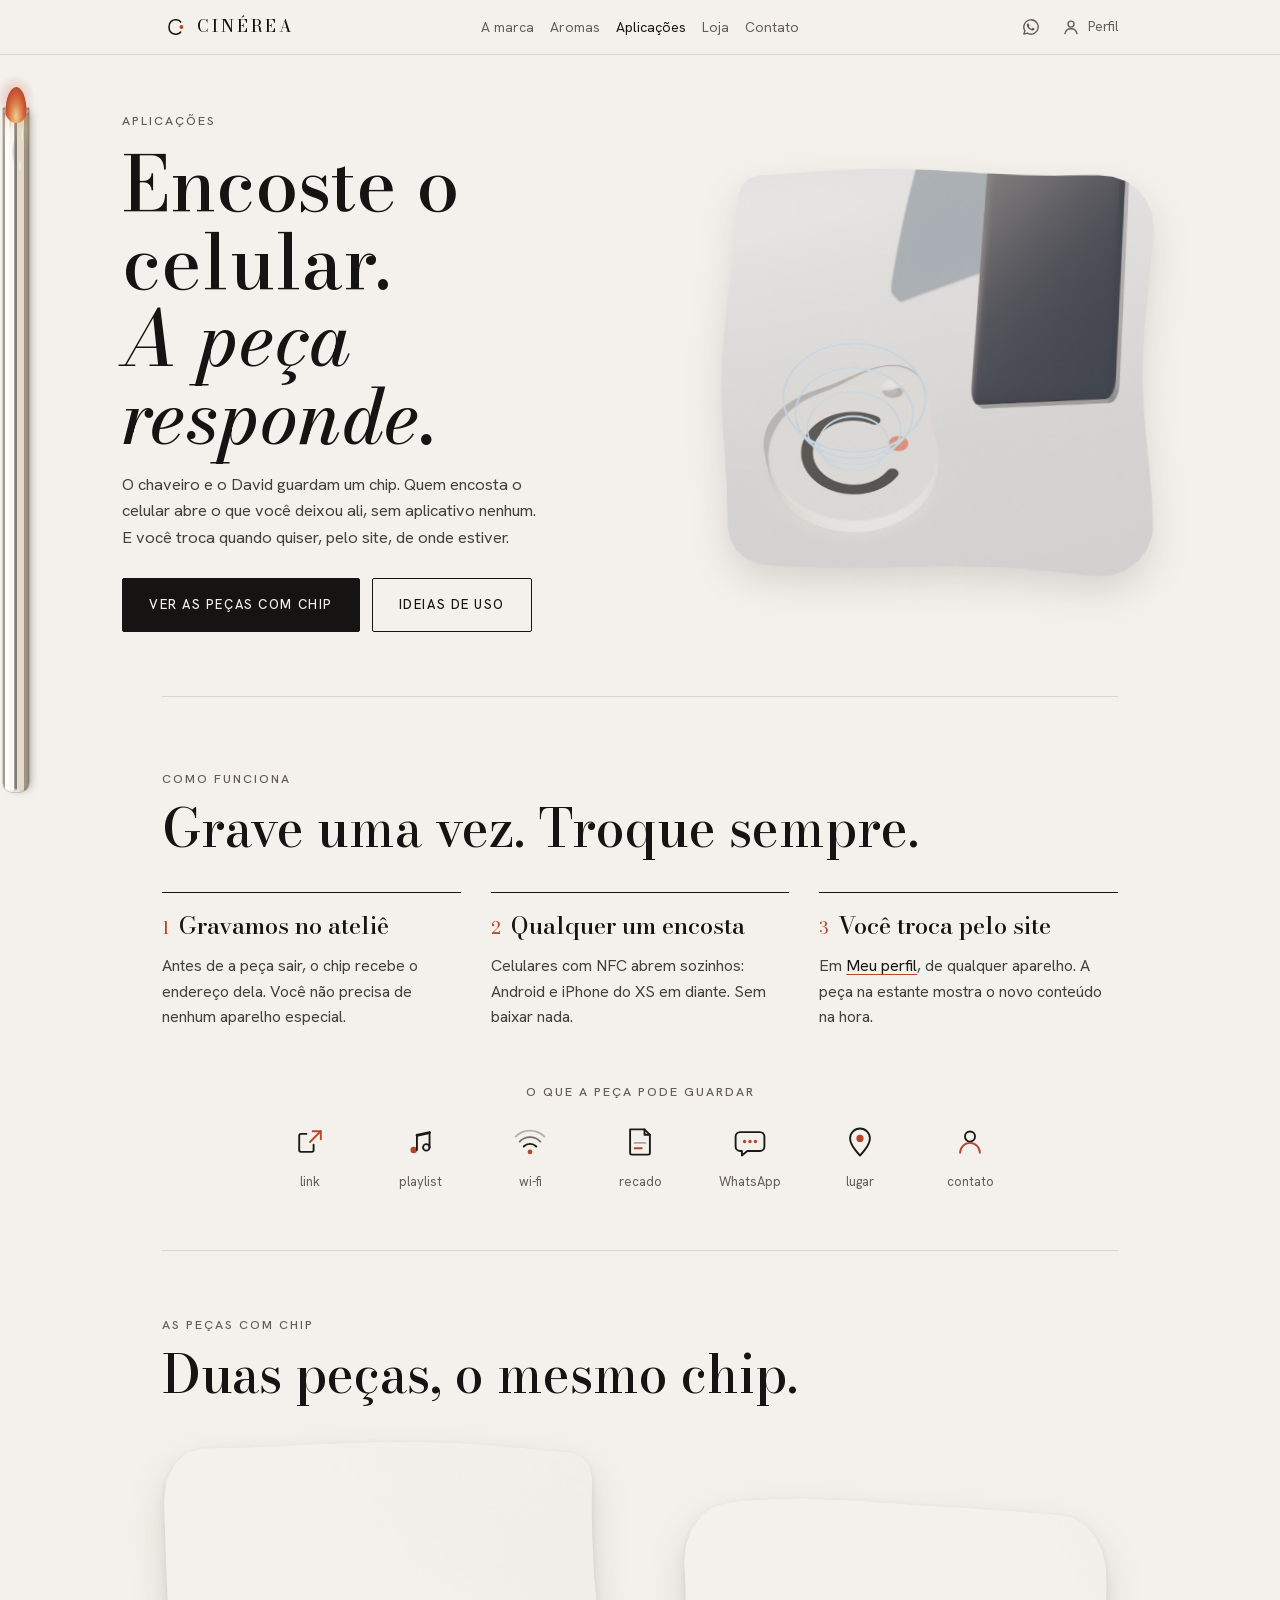
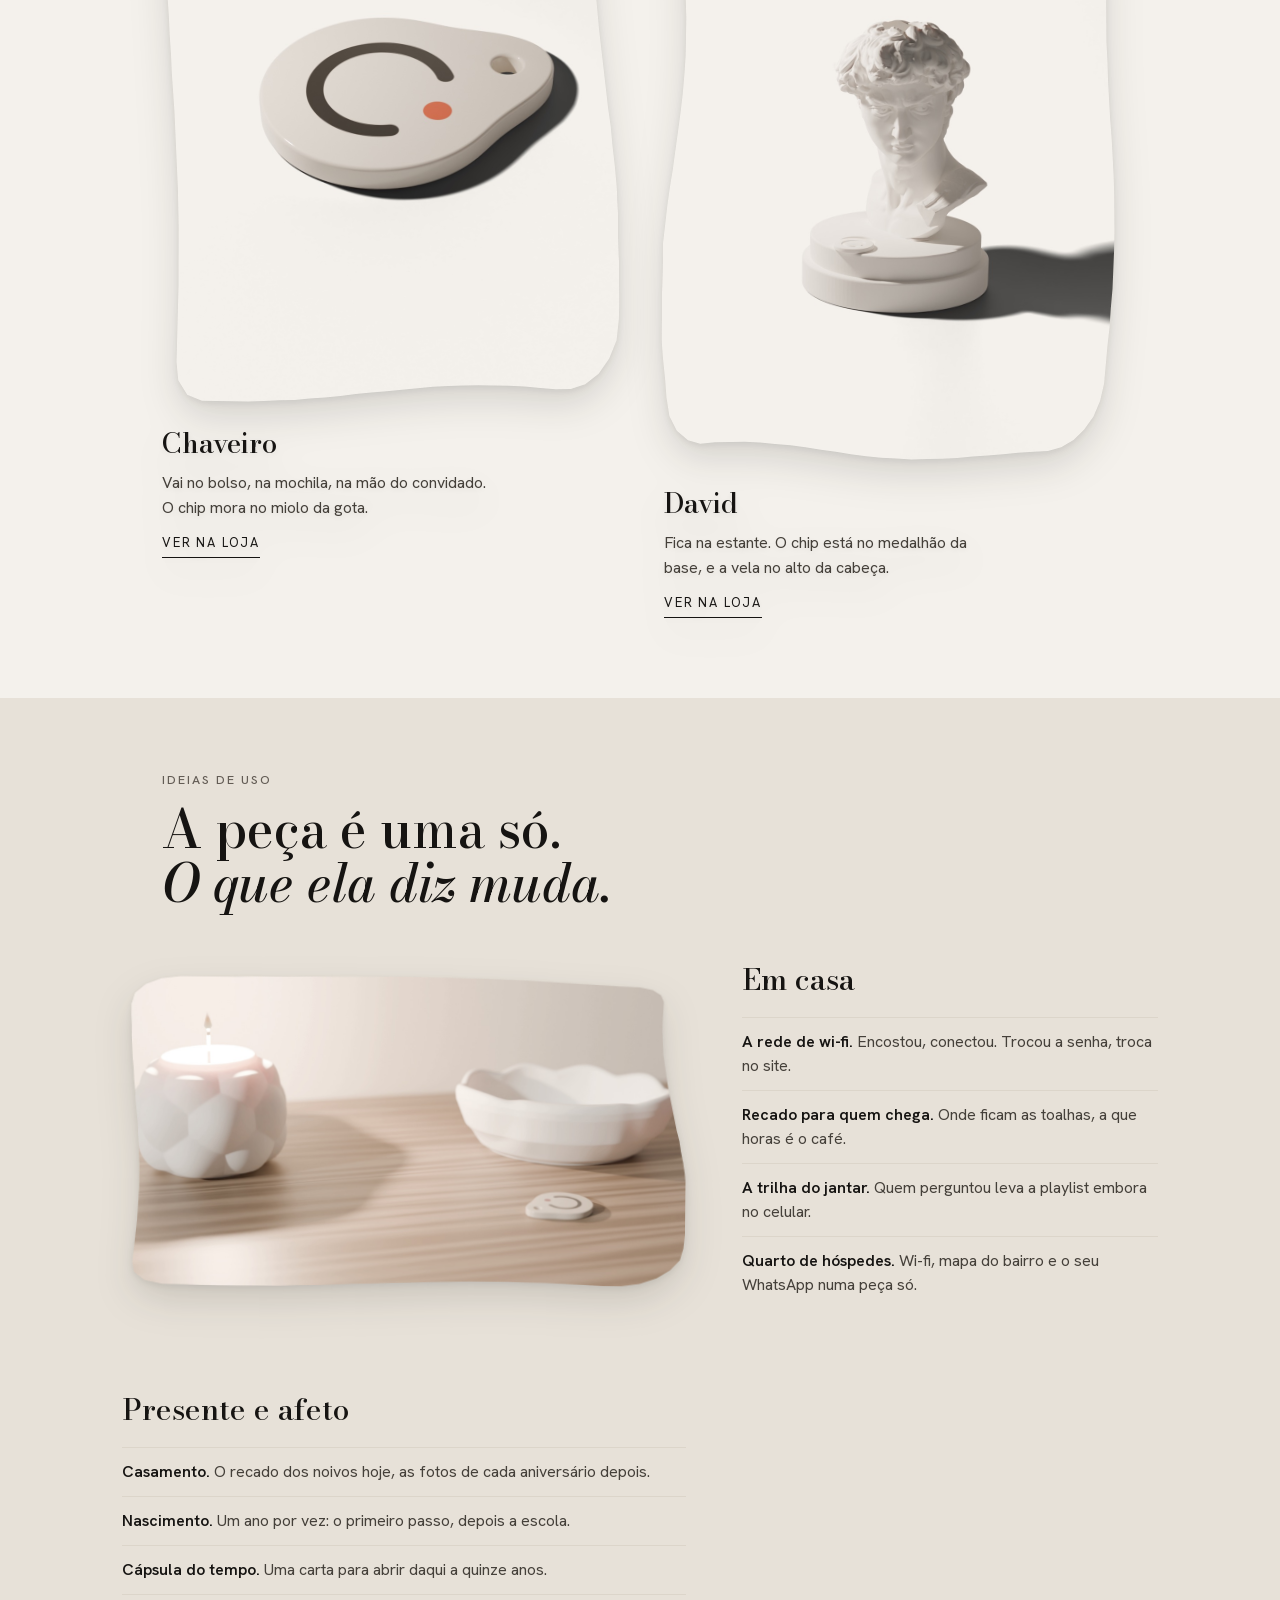
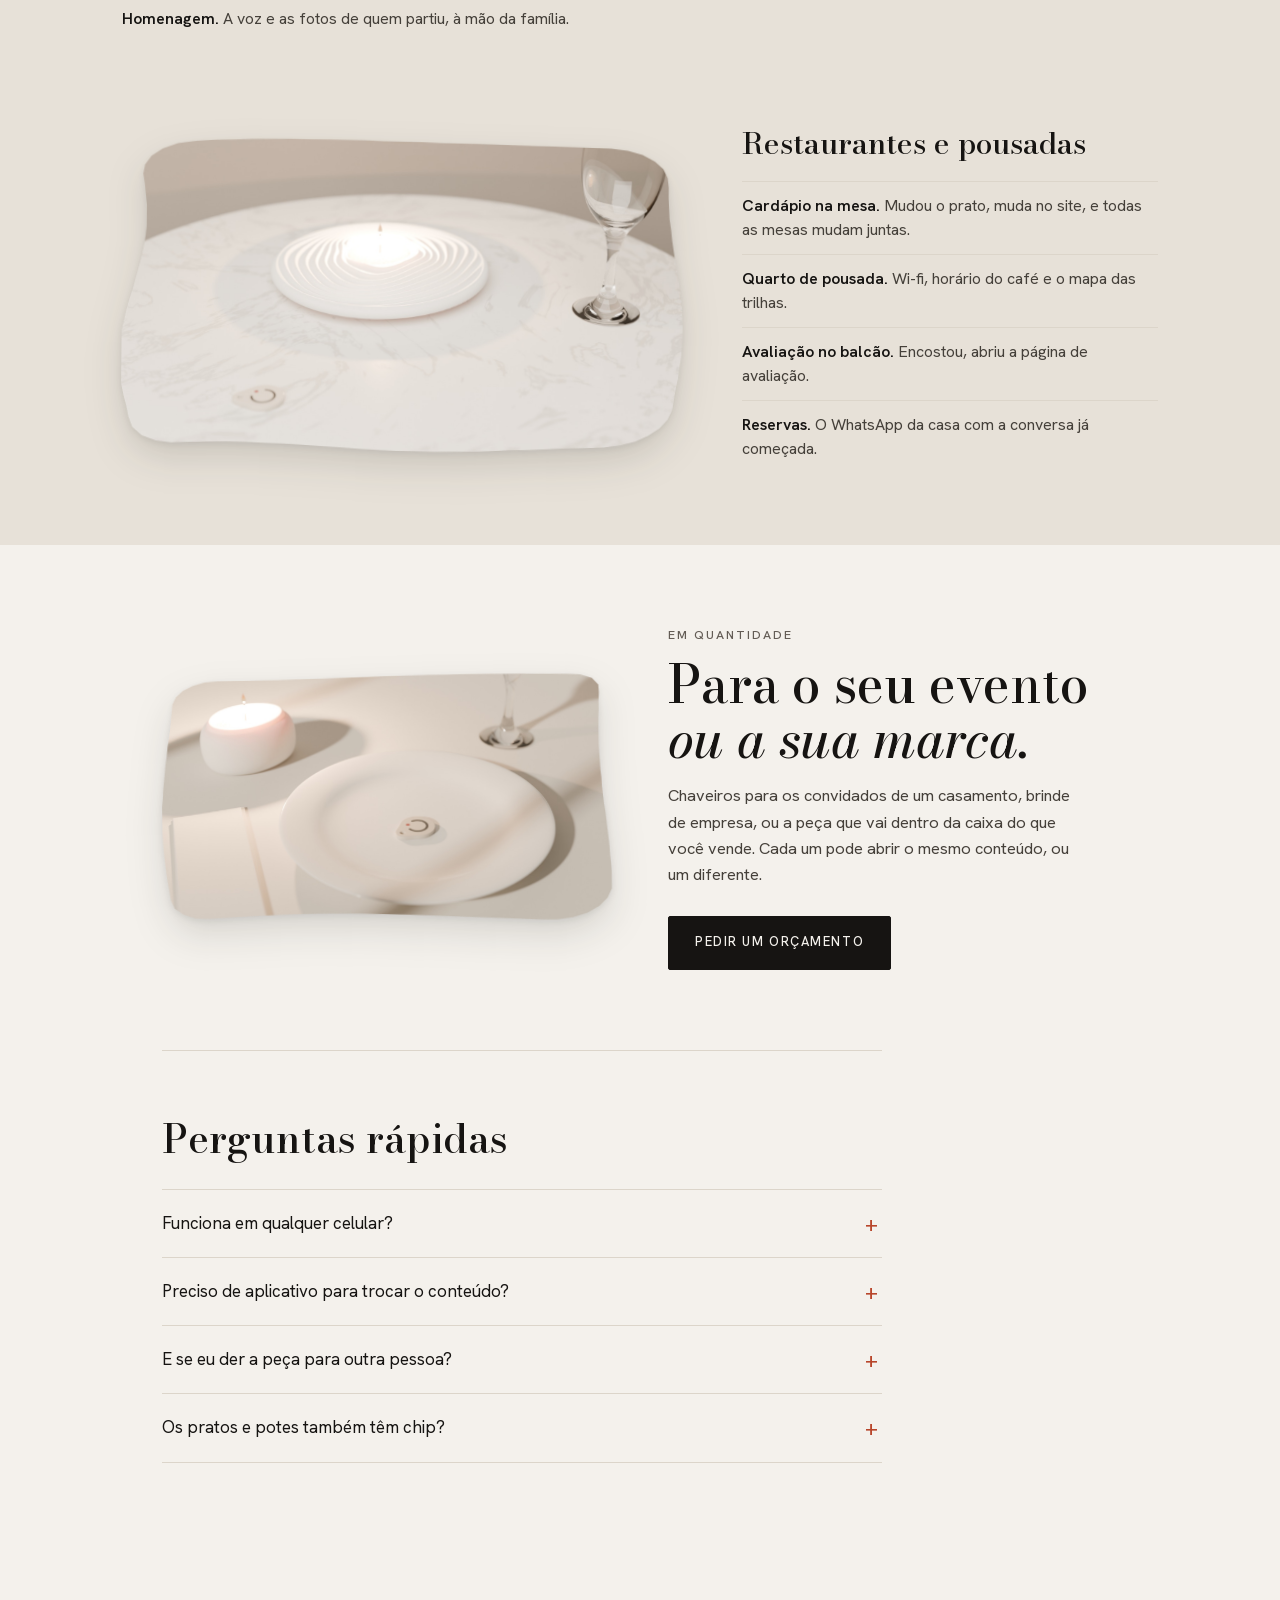
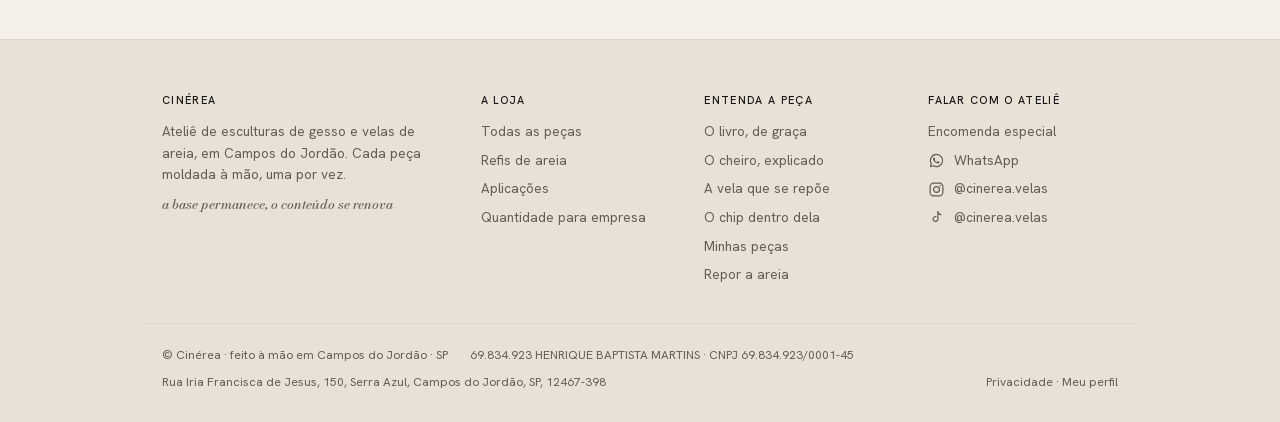
<file: aplicacoes/index.html>
<!DOCTYPE html>
<html lang="pt-BR">
<head>
<meta charset="UTF-8">
<meta name="viewport" content="width=device-width,initial-scale=1">
<title>Aplicações · Cinérea</title>
<meta name="description" content="O chaveiro e o David guardam um chip: quem encosta o celular abre o que você deixou ali, sem aplicativo. Ideias para casa, presente, restaurantes e eventos.">
<meta property="og:title" content="Aplicações · Cinérea">
<meta property="og:image" content="https://cinerea.com.br/compartilhar.jpg">
<meta name="twitter:card" content="summary_large_image">
<meta property="og:description" content="Encoste o celular. A peça responde.">
<link rel="manifest" href="/manifest.webmanifest">
<meta name="theme-color" content="#F2EFEA">
<link rel="icon" href="/icone.svg" type="image/svg+xml">
<link rel="icon" href="/favicon-32.png" sizes="32x32" type="image/png">
<link rel="apple-touch-icon" href="/apple-touch-icon.png">
<meta name="apple-mobile-web-app-title" content="Cinérea">
<link rel="preload" href="/fonts/hanken.woff2" as="font" type="font/woff2" crossorigin>
<link rel="preload" href="/fonts/bodoni.woff2" as="font" type="font/woff2" crossorigin>
<link rel="stylesheet" href="/comum.css">
<style>
  /* APLICAÇÕES, refeita em nov/2026: o que a peça faz, as duas peças que têm o
     chip, poucas ideias com foto, encomenda em quantidade e perguntas. */
  html{scroll-behavior:smooth}
  @media (prefers-reduced-motion:reduce){html{scroll-behavior:auto}}
  main section[id]{scroll-margin-top:84px}
  .serifa{font-family:'Bodoni Moda',serif;font-weight:500}
  .rot{font-size:12.5px;font-weight:500;letter-spacing:.16em;text-transform:uppercase;color:var(--smoke)}
  .bt{display:inline-flex;align-items:center;justify-content:center;min-height:54px;padding:0 26px;
      background:var(--char);color:var(--paper);text-decoration:none;border:1px solid var(--char);
      border-radius:2px;font-size:13px;font-weight:500;letter-spacing:.12em;text-transform:uppercase;transition:.15s;text-align:center}
  .bt:hover{background:var(--ember);border-color:var(--ember)}
  .bt2{background:transparent;color:var(--char)}
  .bt2:hover{background:transparent;color:var(--ember);border-color:var(--ember)}
  .acoes{display:flex;flex-wrap:wrap;gap:12px;margin-top:28px}
  h1 em,h2 em{font-style:italic}
  .sub{font-size:16.5px;line-height:1.6;color:#45403A;max-width:46ch;margin-top:16px}
  main a:not(.bt):not(.peca-card){color:var(--char);text-decoration-color:var(--ember);text-underline-offset:3px}

  .capa{display:grid;gap:30px;max-width:1080px;margin:0 auto;padding:34px 22px 64px;align-items:center}
  .capa h1{font-size:clamp(42px,10vw,76px);line-height:1.02;margin-top:14px}
  .capa-video{margin:0;rotate:1deg;filter:drop-shadow(0 16px 18px rgba(22,20,18,.13))}
  .capa-video video{display:block;width:100%;height:auto;background:#E1E0DC;
    -webkit-mask:var(--laje2) center/100% 100% no-repeat;mask:var(--laje2) center/100% 100% no-repeat}
  @media(min-width:900px){ .capa{grid-template-columns:1.1fr .9fr;gap:60px;padding-top:56px} }

  .como{padding:72px 0 56px;border-top:1px solid var(--line)}
  .como h2,.pecas h2,.ideias h2,.quantidade h2{font-size:clamp(32px,7.5vw,52px);line-height:1.05;margin-top:12px}
  .passos{list-style:none;padding:0;margin:36px 0 0;display:grid;gap:26px;counter-reset:p}
  .passos li{counter-increment:p;border-top:1px solid var(--char);padding-top:14px}
  .passos b{display:block;font-size:24px}
  .passos b::before{content:counter(p);color:var(--ember);font-size:16px;margin-right:10px}
  .passos p{margin-top:8px;color:#45403A;line-height:1.6}
  @media(min-width:760px){ .passos{grid-template-columns:repeat(3,1fr);gap:30px} }
  .rot-tipos{margin-top:52px;text-align:center}
  .tipos{display:grid;grid-template-columns:repeat(auto-fit,minmax(86px,1fr));gap:20px 10px;margin:22px auto 0;max-width:760px}
  .tipo{text-align:center}
  .tipo svg{width:36px;height:36px;display:block;margin:0 auto 8px}
  .tipo span{font-size:13px;color:var(--smoke)}

  .pecas{padding:64px 0 80px;border-top:1px solid var(--line)}
  .duas{display:grid;gap:30px;margin-top:36px}
  .peca-card{display:block;text-decoration:none;color:var(--char)}
  .peca-card img{display:block;width:100%;height:auto;aspect-ratio:4/5;object-fit:cover;background:var(--ash);transition:rotate .4s ease}
  .peca-card:nth-child(1) img{rotate:-1.2deg}
  .peca-card:nth-child(2) img{rotate:1deg}
  .peca-card:hover img{rotate:0deg}
  .peca-card .nome{display:block;font-size:28px;margin-top:16px}
  .peca-card .desc{display:block;color:#45403A;line-height:1.55;margin-top:6px;max-width:36ch}
  .peca-card .ver{display:inline-block;margin-top:12px;font-size:13px;letter-spacing:.14em;text-transform:uppercase;border-bottom:1px solid var(--char);padding-bottom:3px}
  .peca-card:hover .ver,.peca-card:hover .nome{color:var(--ember);border-color:var(--ember)}
  @media(min-width:760px){ .duas{grid-template-columns:1fr 1fr;gap:48px} .peca-card:nth-child(2){margin-top:60px} }
  /* NO CELULAR, LADO A LADO TAMBÉM (nov/2026). Uma embaixo da outra, com a
     foto na largura toda, as duas tomavam quase duas telas, e o título diz
     "duas peças, o mesmo chip": elas têm de aparecer juntas. A segunda desce
     um pouco, como no computador, e o texto encolhe para caber na coluna. */
  @media(max-width:759px){
    .duas{grid-template-columns:1fr 1fr;gap:16px}
    .peca-card:nth-child(2){margin-top:34px}
    .peca-card .nome{font-size:22px;margin-top:12px}
    .peca-card .desc{font-size:14px;line-height:1.5}
    .peca-card .ver{font-size:11.5px;letter-spacing:.12em;padding-top:12px;margin-top:0}
  }

  .ideias{background:var(--ash);padding:72px 0 40px}
  .grupo{display:grid;gap:26px;max-width:1080px;margin:44px auto 0;padding:0 22px 32px;align-items:center}
  .grupo figure{margin:0}
  .grupo img{display:block;width:100%;height:auto;aspect-ratio:16/9;object-fit:cover}
  .grupo:nth-of-type(odd) figure{rotate:-.6deg}
  .grupo:nth-of-type(even) figure{rotate:.6deg}
  .grupo h3{font-size:30px}
  .grupo ul{list-style:none;padding:0;margin:14px 0 0}
  .grupo li{padding:12px 0;border-top:1px solid var(--line);color:#45403A;line-height:1.5}
  .grupo li b{color:var(--char);font-weight:600}
  @media(min-width:900px){ .grupo{grid-template-columns:1.15fr .85fr;gap:56px} .grupo.inverte figure{order:2} }

  .quantidade{padding:80px 0}
  .quant-in{display:grid;gap:30px;align-items:center}
  .quant-in figure{margin:0;rotate:-.8deg}
  .quant-in img{display:block;width:100%;height:auto;aspect-ratio:16/9;object-fit:cover}
  @media(min-width:900px){ .quant-in{grid-template-columns:1fr 1fr;gap:56px} }

  .perguntas{padding:56px 0 96px;border-top:1px solid var(--line);max-width:720px}
  .perguntas h2{font-size:clamp(28px,6vw,40px);margin-bottom:18px}
  .perguntas details{border-top:1px solid var(--line);padding:4px 0}
  .perguntas details:last-of-type{border-bottom:1px solid var(--line)}
  .perguntas summary{cursor:pointer;list-style:none;padding:16px 28px 16px 0;font-size:17px;position:relative;min-height:44px}
  .perguntas summary::-webkit-details-marker{display:none}
  .perguntas summary::after{content:'+';position:absolute;right:4px;top:12px;font-size:22px;color:var(--ember)}
  .perguntas details[open] summary::after{content:'\2212'}
  .perguntas details p{padding:0 0 18px;color:#45403A;line-height:1.65}

  /* MOVIMENTO (nov/2026). O repouso é VISÍVEL; quem esconde é o script, com
     `anima` no <html>, e só depois de ligar quem mostra de volta (a mesma
     regra da página de contato e da de aromas: aba escondida congela a
     animação no primeiro quadro). O atraso de cada item vem do script, pela
     posição dele no grupo. */
  .anima .surge{opacity:0;transform:translateY(24px);transition:opacity .8s ease,transform .9s cubic-bezier(.2,.7,.2,1)}
  .anima .surge.de-lado{transform:translateX(-42px)}
  .anima .grupo.inverte .surge.de-lado,.anima .surge.de-lado.direita{transform:translateX(42px)}
  /* O "vista" tem de vencer os dois deslocamentos de lado, e a regra da
     direita tem um seletor a mais: com `.surge.vista` sozinho, a capa e a
     foto do presente ficavam 42 px para a direita PARA SEMPRE, e no celular a
     página rolava de lado. */
  .anima .surge.vista,.anima .surge.de-lado.vista,.anima .grupo.inverte .surge.de-lado.vista,.anima .surge.de-lado.direita.vista{opacity:1;transform:none}
  /* e o que ainda não surgiu, deslocado, não pode alargar a página */
  main{overflow-x:clip}
  /* o fio de cada passo se desenha da esquerda para a direita */
  .passos li{position:relative;border-top-color:transparent}
  .passos li::before{content:'';position:absolute;left:0;right:0;top:-1px;height:1px;background:var(--char);transform-origin:left}
  .anima .passos li.surge::before{transform:scaleX(0);transition:transform 1.1s cubic-bezier(.6,0,.2,1) .15s}
  .anima .passos li.surge.vista::before{transform:scaleX(1)}
  /* os ícones dos tipos se desenham pelo traço (pathLength=1, posto pelo script) */
  /* O comprimento de cada traço é MEDIDO pelo script (getTotalLength) e
     vai em --L. `pathLength="1"` seria o atalho, e o Chrome não o aplica ao
     tracejado: o ícone virava pontinhos de 1 px. Keyframe e não transição,
     porque a transição não abria e o traço ficava parado no começo. */
  .anima .tipo.surge [data-traco]{stroke-dasharray:var(--L) var(--L);stroke-dashoffset:var(--L)}
  .anima .tipo.surge.vista [data-traco]{animation:traco 1.1s ease forwards}
  @keyframes traco{from{stroke-dashoffset:var(--L)}to{stroke-dashoffset:0}}
  .anima .tipo.surge svg [fill="#B5462A"],.anima .tipo.surge svg g{opacity:0;transform:scale(.4);transform-box:fill-box;transform-origin:center;transition:opacity .4s ease 1s,transform .5s cubic-bezier(.3,1.6,.5,1) 1s}
  .anima .tipo.surge.vista svg [fill="#B5462A"],.anima .tipo.surge.vista svg g{opacity:1;transform:none}
  @media (prefers-reduced-motion: reduce){
    .anima .surge,.anima .surge.de-lado{opacity:1;transform:none;transition:none}
  }
</style>
</head>
<body class="nova">

<div class="pavio" aria-hidden="true"><span class="queimado"></span><span class="cera"><i></i><i></i><i></i><i></i></span><span class="poca"></span><span class="chama"></span><span class="cinzas"><i></i><i></i><i></i></span></div>

<header class="topo"><div class="topo-in">
  <a class="marca" href="/"><svg viewBox="0 0 150 150" fill="none" aria-hidden="true"><path d="M108 46 C97 31,70 28,53 42 C36 56,36 94,53 108 C70 122,97 119,108 104" stroke="currentColor" stroke-width="9" fill="none" stroke-linecap="round"/><circle cx="112" cy="75" r="11" fill="#B5462A"/></svg><span>Cinérea</span></a>
  <nav>
    <a href="/">A marca</a>
    <a href="/aromas/">Aromas</a>
    <a href="/aplicacoes/" class="aqui">Aplicações</a>
    <a href="/loja/">Loja</a>
    <a href="/contato/">Contato</a>
  </nav>
  <div class="topo-acoes">
    <a href="https://wa.me/5511958280174" target="_blank" rel="noopener"
       aria-label="Falar no WhatsApp" title="Falar no WhatsApp">
      <svg viewBox="0 0 24 24" fill="none" aria-hidden="true"><path d="M12 3.4a8.6 8.6 0 0 0-7.35 13.05L3.5 20.5l4.15-1.1A8.6 8.6 0 1 0 12 3.4Z" stroke="currentColor" stroke-width="1.7" stroke-linejoin="round"/><path d="M9.35 8.05c-.17-.38-.35-.39-.51-.39h-.44c-.15 0-.4.06-.61.28-.21.22-.8.78-.8 1.9s.82 2.2.93 2.35c.12.15 1.58 2.53 3.9 3.45 1.93.76 2.32.61 2.74.57.42-.04 1.36-.55 1.55-1.09.19-.53.19-.99.13-1.09-.06-.09-.21-.15-.44-.26-.23-.12-1.36-.67-1.57-.75-.21-.08-.36-.11-.51.11-.15.23-.59.75-.72.9-.13.15-.27.17-.5.06-.23-.12-.97-.36-1.85-1.14-.68-.61-1.15-1.36-1.28-1.59-.13-.23-.01-.35.1-.47.1-.1.23-.27.34-.4.11-.14.15-.23.23-.39.08-.15.04-.29-.02-.4-.06-.12-.51-1.24-.7-1.7Z" fill="currentColor"/></svg>
    </a>
    <a href="/perfil/" aria-label="Meu perfil" title="Meu perfil">
      <svg viewBox="0 0 24 24" fill="none" aria-hidden="true">
        <circle cx="12" cy="8.5" r="3.6" stroke="currentColor" stroke-width="1.7"/>
        <path d="M4.8 20c.6-3.6 3.6-6 7.2-6s6.6 2.4 7.2 6" stroke="currentColor" stroke-width="1.7" stroke-linecap="round"/>
      </svg>
      <span class="rot-acao">Perfil</span>
    </a>
  </div>
</div></header>

<main>
  <!-- APLICAÇÕES, refeita em nov/2026. Duas coisas mudaram e a página antiga
       não sabia: o chip está no CHAVEIRO e no DAVID (os pratos e potes não têm),
       e quem troca o conteúdo é o SITE, em Meu perfil, e não o aplicativo, que
       não está nas lojas. Os casos ficaram poucos e curtos, cada grupo com uma
       foto, em vez de seis grupos de sanfonas. -->

  <section class="capa" id="capa">
    <div class="capa-texto">
      <p class="rot surge">Aplicações</p>
      <h1 class="serifa surge">Encoste o celular.<br><em>A peça responde.</em></h1>
      <p class="sub surge">O chaveiro e o David guardam um chip. Quem encosta o celular abre o que você deixou
         ali, sem aplicativo nenhum. E você troca quando quiser, pelo site, de onde estiver.</p>
      <div class="acoes surge">
        <a class="bt" href="#pecas">Ver as peças com chip</a>
        <a class="bt bt2" href="#ideias">Ideias de uso</a>
      </div>
    </div>
    <figure class="capa-video surge de-lado direita">
      <video id="nfcVideo" muted loop playsinline preload="none" poster="/nfc.jpg"
             width="740" height="696"
             aria-label="Um celular se aproxima do chaveiro em gota e o campo do chip aparece em ondas."></video>
    </figure>
  </section>

  <div class="envolve">

    <section class="como" id="como" aria-labelledby="comoTitulo">
      <p class="rot surge">Como funciona</p>
      <h2 class="serifa surge" id="comoTitulo">Grave uma vez. Troque sempre.</h2>
      <ol class="passos" data-escalonar>
        <li class="surge"><b class="serifa">Gravamos no ateliê</b><p>Antes de a peça sair, o chip recebe o endereço dela. Você não precisa de nenhum aparelho especial.</p></li>
        <li class="surge"><b class="serifa">Qualquer um encosta</b><p>Celulares com NFC abrem sozinhos: Android e iPhone do XS em diante. Sem baixar nada.</p></li>
        <li class="surge"><b class="serifa">Você troca pelo site</b><p>Em <a href="/perfil/">Meu perfil</a>, de qualquer aparelho. A peça na estante mostra o novo conteúdo na hora.</p></li>
      </ol>
      <p class="rot rot-tipos surge">O que a peça pode guardar</p>
      <div class="tipos" data-escalonar>
        <div class="tipo surge">
          <svg viewBox="0 0 40 40" aria-hidden="true" fill="none" stroke-linecap="round" stroke-linejoin="round">
            <path d="M24 23 v6 a2 2 0 0 1 -2 2 H10 a2 2 0 0 1 -2 -2 V13 a2 2 0 0 1 2 -2 h6" stroke="#1C1A17" stroke-width="2.1"/>
            <path d="M23 8 H32 V17" stroke="#B5462A" stroke-width="2.1"/>
            <path d="M32 8 L20 20" stroke="#B5462A" stroke-width="2.1"/>
          </svg><span>link</span>
        </div>
        <div class="tipo surge">
          <svg viewBox="0 0 40 40" aria-hidden="true" fill="none" stroke-linecap="round" stroke-linejoin="round">
            <circle cx="13" cy="29" r="3.6" fill="#B5462A" stroke="none"/>
            <circle cx="27" cy="26" r="3.6" stroke="#1C1A17" stroke-width="2.1"/>
            <path d="M16.6 29 V12 M30.6 26 V9" stroke="#1C1A17" stroke-width="2.1"/>
            <path d="M16.6 12.6 L30.6 9.6" stroke="#1C1A17" stroke-width="3"/>
          </svg><span>playlist</span>
        </div>
        <div class="tipo surge">
          <svg viewBox="0 0 40 40" aria-hidden="true" fill="none" stroke-linecap="round">
            <path d="M4 14 a22.5 22.5 0 0 1 32 0" stroke="#1C1A17" stroke-width="2.1" opacity=".3"/>
            <path d="M8.5 19.5 a16 16 0 0 1 23 0" stroke="#1C1A17" stroke-width="2.1" opacity=".6"/>
            <path d="M13 25 a10 10 0 0 1 14 0" stroke="#1C1A17" stroke-width="2.1"/>
            <circle cx="20" cy="31" r="2.6" fill="#B5462A" stroke="none"/>
          </svg><span>wi-fi</span>
        </div>
        <div class="tipo surge">
          <svg viewBox="0 0 40 40" aria-hidden="true" fill="none" stroke-linecap="round" stroke-linejoin="round">
            <path d="M9 6 h16 l6 6 v20 a2 2 0 0 1 -2 2 H11 a2 2 0 0 1 -2 -2 Z" stroke="#1C1A17" stroke-width="2.1"/>
            <path d="M25 6 v6 h6" stroke="#1C1A17" stroke-width="2.1"/>
            <path d="M14 21 h12" stroke="#1C1A17" stroke-width="2.1" opacity=".35"/>
            <path d="M14 27 h8" stroke="#B5462A" stroke-width="2.1"/>
          </svg><span>recado</span>
        </div>
        <div class="tipo surge">
          <svg viewBox="0 0 40 40" aria-hidden="true" fill="none" stroke-linecap="round" stroke-linejoin="round">
            <path d="M9 9 h22 a5 5 0 0 1 5 5 v11 a5 5 0 0 1 -5 5 H17 l-6 5 v-5 H9 a5 5 0 0 1 -5 -5 V14 a5 5 0 0 1 5 -5 Z" stroke="#1C1A17" stroke-width="2.1"/>
            <g fill="#B5462A"><circle cx="14" cy="19.5" r="1.9"/><circle cx="20" cy="19.5" r="1.9"/><circle cx="26" cy="19.5" r="1.9"/></g>
          </svg><span>WhatsApp</span>
        </div>
        <div class="tipo surge">
          <svg viewBox="0 0 40 40" aria-hidden="true" fill="none" stroke-linecap="round" stroke-linejoin="round">
            <path d="M20 35 C20 35,31 24,31 16 A11 11 0 0 0 9 16 C9 24,20 35,20 35 Z" stroke="#1C1A17" stroke-width="2.1"/>
            <circle cx="20" cy="16" r="4" fill="#B5462A" stroke="none"/>
          </svg><span>lugar</span>
        </div>
        <div class="tipo surge">
          <svg viewBox="0 0 40 40" aria-hidden="true" fill="none" stroke-linecap="round">
            <circle cx="20" cy="14" r="5.6" stroke="#1C1A17" stroke-width="2.1"/>
            <path d="M9 32 a11 11 0 0 1 22 0" stroke="#B5462A" stroke-width="2.1"/>
          </svg><span>contato</span>
        </div>
      </div>
    </section>

    <section class="pecas" id="pecas" aria-labelledby="pecasTitulo">
      <p class="rot surge">As peças com chip</p>
      <h2 class="serifa surge" id="pecasTitulo">Duas peças, o mesmo chip.</h2>
      <div class="duas" data-escalonar>
        <a class="peca-card pousada surge" href="/loja/?peca=ms9oc0c711on">
          <img class="laje" src="/chaveiro-gota.jpg" width="1200" height="1200" loading="lazy" decoding="async"
               alt="O chaveiro de gesso em forma de gota, com a marca e o furo na ponta.">
          <span class="nome serifa">Chaveiro</span>
          <span class="desc">Vai no bolso, na mochila, na mão do convidado. O chip mora no miolo da gota.</span>
          <span class="ver">Ver na loja</span>
        </a>
        <a class="peca-card pousada surge" href="/loja/?peca=msfkfkc56u43">
          <img class="laje l3" src="/peca-david.jpg" width="1050" height="1400" loading="lazy" decoding="async"
               alt="O busto de David em gesso branco sobre a base, com o medalhão do chip encaixado.">
          <span class="nome serifa">David</span>
          <span class="desc">Fica na estante. O chip está no medalhão da base, e a vela no alto da cabeça.</span>
          <span class="ver">Ver na loja</span>
        </a>
      </div>
    </section>

  </div>

  <section class="ideias" id="ideias" aria-labelledby="ideiasTitulo">
    <div class="envolve">
      <p class="rot surge">Ideias de uso</p>
      <h2 class="serifa surge" id="ideiasTitulo">A peça é uma só.<br><em>O que ela diz muda.</em></h2>
    </div>

    <div class="grupo">
      <figure class="pousada surge de-lado"><img class="laje" src="/aplic-casa.jpg" width="1600" height="900" loading="lazy" decoding="async"
           alt="O aparador da entrada: o pote Cúmulo aceso, a Concha vazia e o chaveiro em gota largado na madeira, com luz de janela."></figure>
      <div class="grupo-texto">
        <h3 class="serifa surge">Em casa</h3>
        <ul data-escalonar>
          <li class="surge"><b>A rede de wi-fi.</b> Encostou, conectou. Trocou a senha, troca no site.</li>
          <li class="surge"><b>Recado para quem chega.</b> Onde ficam as toalhas, a que horas é o café.</li>
          <li class="surge"><b>A trilha do jantar.</b> Quem perguntou leva a playlist embora no celular.</li>
          <li class="surge"><b>Quarto de hóspedes.</b> Wi-fi, mapa do bairro e o seu WhatsApp numa peça só.</li>
        </ul>
      </div>
    </div>

    <div class="grupo inverte">
      <figure class="pousada surge de-lado"><img class="laje l2" src="/aplic-presente.jpg" width="1600" height="900" loading="lazy" decoding="async"
           alt="O pote Plissado amarrado com barbante, com o chaveiro em gota pendurado no laço como etiqueta de presente."></figure>
      <div class="grupo-texto">
        <h3 class="serifa surge">Presente e afeto</h3>
        <ul data-escalonar>
          <li class="surge"><b>Casamento.</b> O recado dos noivos hoje, as fotos de cada aniversário depois.</li>
          <li class="surge"><b>Nascimento.</b> Um ano por vez: o primeiro passo, depois a escola.</li>
          <li class="surge"><b>Cápsula do tempo.</b> Uma carta para abrir daqui a quinze anos.</li>
          <li class="surge"><b>Homenagem.</b> A voz e as fotos de quem partiu, à mão da família.</li>
        </ul>
      </div>
    </div>

    <div class="grupo">
      <figure class="pousada surge de-lado"><img class="laje l3" src="/aplic-restaurante.jpg" width="1600" height="900" loading="lazy" decoding="async"
           alt="Uma mesa de bistrô em mármore com o prato Ondas aceso no centro, uma taça e o chaveiro em gota sobre a pedra."></figure>
      <div class="grupo-texto">
        <h3 class="serifa surge">Restaurantes e pousadas</h3>
        <ul data-escalonar>
          <li class="surge"><b>Cardápio na mesa.</b> Mudou o prato, muda no site, e todas as mesas mudam juntas.</li>
          <li class="surge"><b>Quarto de pousada.</b> Wi-fi, horário do café e o mapa das trilhas.</li>
          <li class="surge"><b>Avaliação no balcão.</b> Encostou, abriu a página de avaliação.</li>
          <li class="surge"><b>Reservas.</b> O WhatsApp da casa com a conversa já começada.</li>
        </ul>
      </div>
    </div>
  </section>

  <section class="quantidade" id="quantidade" aria-labelledby="quantTitulo">
    <div class="envolve quant-in">
      <figure class="pousada surge de-lado"><img class="laje l4" src="/aplic-eventos.jpg" width="1600" height="900" loading="lazy" decoding="async"
           alt="Um lugar posto de casamento: prato branco com o chaveiro em gota em cima, guardanapo de linho, taça e o Seixo aceso ao fundo."></figure>
      <div>
        <p class="rot surge">Em quantidade</p>
        <h2 class="serifa surge" id="quantTitulo">Para o seu evento<br><em>ou a sua marca.</em></h2>
        <p class="sub surge">Chaveiros para os convidados de um casamento, brinde de empresa, ou a peça que vai dentro
           da caixa do que você vende. Cada um pode abrir o mesmo conteúdo, ou um diferente.</p>
        <div class="acoes surge">
          <a class="bt" href="/contato/">Pedir um orçamento</a>
        </div>
      </div>
    </div>
  </section>

  <div class="envolve">
    <section class="perguntas" aria-labelledby="pergTitulo">
      <h2 class="serifa surge" id="pergTitulo">Perguntas rápidas</h2>
      <details class="surge"><summary>Funciona em qualquer celular?</summary>
        <p>Em quase todos. Android com NFC e iPhone do XS em diante abrem o conteúdo só de encostar, sem aplicativo. Em celular mais antigo, a peça continua sendo uma peça bonita.</p></details>
      <details class="surge"><summary>Preciso de aplicativo para trocar o conteúdo?</summary>
        <p>Não. Você troca pelo site, em <a href="/perfil/">Meu perfil</a>, de qualquer aparelho. O chip guarda o endereço da peça, e o que aparece nesse endereço é você quem decide.</p></details>
      <details class="surge"><summary>E se eu der a peça para outra pessoa?</summary>
        <p>Você apaga o registro da peça na sua conta, e quem recebe encosta o celular e cadastra como uma peça nova. A procedência da peça vai junto; o seu histórico, não.</p></details>
      <details class="surge"><summary>Os pratos e potes também têm chip?</summary>
        <p>Não. Hoje o chip está no chaveiro e no David. Os pratos e potes são para a areia e a chama.</p></details>
    </section>
  </div>
</main>


<footer class="rodape">
  <div class="rodape-in">
    <div>
      <h3>Cinérea</h3>
      <p>Ateliê de esculturas de gesso e velas de areia, em Campos do
         Jordão. Cada peça moldada à mão, uma por vez.</p>
      <p class="lema">a base permanece, o conteúdo se renova</p>
    </div>
    <div>
      <h3>A loja</h3>
      <a href="/loja/">Todas as peças</a>
      <a href="/loja/?colecao=Refis">Refis de areia</a>
      <a href="/aplicacoes/">Aplicações</a>
      <a href="/contato/?sobre=empresa">Quantidade para empresa</a>
    </div>
    <div>
      <h3>Entenda a peça</h3>
      <a href="/livro/">O livro, de graça</a>
      <a href="/aromas/">O cheiro, explicado</a>
      <a href="/#areia">A vela que se repõe</a>
      <a href="/#chip">O chip dentro dela</a>
      <a href="/perfil/">Minhas peças</a>
      <a href="/loja/?colecao=Refis">Repor a areia</a>
    </div>
    <div>
      <h3>Falar com o ateliê</h3>
      <a href="/contato/">Encomenda especial</a>
      <a class="rede" href="https://wa.me/5511958280174" rel="noopener">
        <svg viewBox="0 0 24 24" fill="none" aria-hidden="true"><path d="M12 3.4a8.6 8.6 0 0 0-7.35 13.05L3.5 20.5l4.15-1.1A8.6 8.6 0 1 0 12 3.4Z" stroke="currentColor" stroke-width="1.7" stroke-linejoin="round"/><path d="M9.35 8.05c-.17-.38-.35-.39-.51-.39h-.44c-.15 0-.4.06-.61.28-.21.22-.8.78-.8 1.9s.82 2.2.93 2.35c.12.15 1.58 2.53 3.9 3.45 1.93.76 2.32.61 2.74.57.42-.04 1.36-.55 1.55-1.09.19-.53.19-.99.13-1.09-.06-.09-.21-.15-.44-.26-.23-.12-1.36-.67-1.57-.75-.21-.08-.36-.11-.51.11-.15.23-.59.75-.72.9-.13.15-.27.17-.5.06-.23-.12-.97-.36-1.85-1.14-.68-.61-1.15-1.36-1.28-1.59-.13-.23-.01-.35.1-.47.1-.1.23-.27.34-.4.11-.14.15-.23.23-.39.08-.15.04-.29-.02-.4-.06-.12-.51-1.24-.7-1.7Z" fill="currentColor"/></svg>
        <span>WhatsApp</span></a>
      <a class="rede" href="https://instagram.com/cinerea.velas" rel="noopener">
        <svg viewBox="0 0 24 24" fill="none" aria-hidden="true"><rect x="3" y="3" width="18" height="18" rx="5" stroke="currentColor" stroke-width="1.7"/><circle cx="12" cy="12" r="4.2" stroke="currentColor" stroke-width="1.7"/><circle cx="17.2" cy="6.8" r="1.1" fill="currentColor"/></svg>
        <span>@cinerea.velas</span></a>
      <a class="rede" href="https://www.tiktok.com/@cinerea.velas" rel="noopener">
        <svg viewBox="0 0 24 24" fill="none" aria-hidden="true"><path d="M14 4v10.2a3.4 3.4 0 1 1-2.8-3.35" stroke="currentColor" stroke-width="1.7" stroke-linecap="round" stroke-linejoin="round"/><path d="M14 4c.4 2.2 1.9 3.7 4.2 3.9" stroke="currentColor" stroke-width="1.7" stroke-linecap="round" stroke-linejoin="round"/></svg>
        <span>@cinerea.velas</span></a>
    </div>
  </div>
  <div class="fim">
    <span>© Cinérea · feito à mão em Campos do Jordão · SP</span>
    <!-- Decreto 7.962/2013, art. 2º: site que vende mostra nome empresarial,
         CNPJ e endereço físico e eletrônico em local visível. O endereço é o do
         CNPJ, que é também o do ateliê. O e-mail entra quando existir. -->
    <span>69.834.923 HENRIQUE BAPTISTA MARTINS · CNPJ 69.834.923/0001-45</span>
    <span>Rua Iria Francisca de Jesus, 150, Serra Azul, Campos do Jordão, SP, 12467-398</span>
    <span class="direita"><a href="/privacidade/">Privacidade</a> · <a href="/perfil/">Meu perfil</a></span>
  </div>
</footer>

<script>
  // As seções surgem ao chegar. Decoração: sem IntersectionObserver, ou com
  // movimento reduzido, a classe `anima` nunca entra e tudo fica à vista.
  (function () {
    if (!('IntersectionObserver' in window)) return;
    if (window.matchMedia && matchMedia('(prefers-reduced-motion: reduce)').matches) return;
    // ícones: o traço se desenha, e para isso cada caminho leva o próprio
    // comprimento (+1 px de folga para a ponta redonda não sobrar)
    document.querySelectorAll('.tipo svg path, .tipo svg circle').forEach(function (el) {
      if (!el.getAttribute('stroke') || el.getAttribute('stroke') === 'none') return;
      el.style.setProperty('--L', (el.getTotalLength() + 1).toFixed(1) + 'px');
      el.setAttribute('data-traco', '');
    });
    // em grupo, cada item chega um pouco depois do anterior
    document.querySelectorAll('[data-escalonar]').forEach(function (g) {
      Array.prototype.forEach.call(g.querySelectorAll(':scope > .surge'), function (el, i) {
        el.style.transitionDelay = (i * 0.09).toFixed(2) + 's';
        // nos ícones, o traço e o ponto de brasa também esperam a vez deles
        el.querySelectorAll('svg [data-traco]').forEach(function (c) { c.style.animationDelay = (0.2 + i * 0.12).toFixed(2) + 's'; });
        el.querySelectorAll('svg [fill="#B5462A"], svg g').forEach(function (c) { c.style.transitionDelay = (1 + i * 0.12).toFixed(2) + 's'; });
      });
    });
    var olho = new IntersectionObserver(function (entradas) {
      entradas.forEach(function (e) {
        if (!e.isIntersecting) return;
        e.target.classList.add('vista');
        olho.unobserve(e.target);
      });
    }, { rootMargin: '0px 0px -8% 0px' });
    document.documentElement.classList.add('anima');
    document.querySelectorAll('.surge').forEach(function (el) { olho.observe(el); });
  })();
</script>
<script src="/vivo.js" defer></script>
<script src="/contador.js" defer></script>
</body>
</html>
</file>
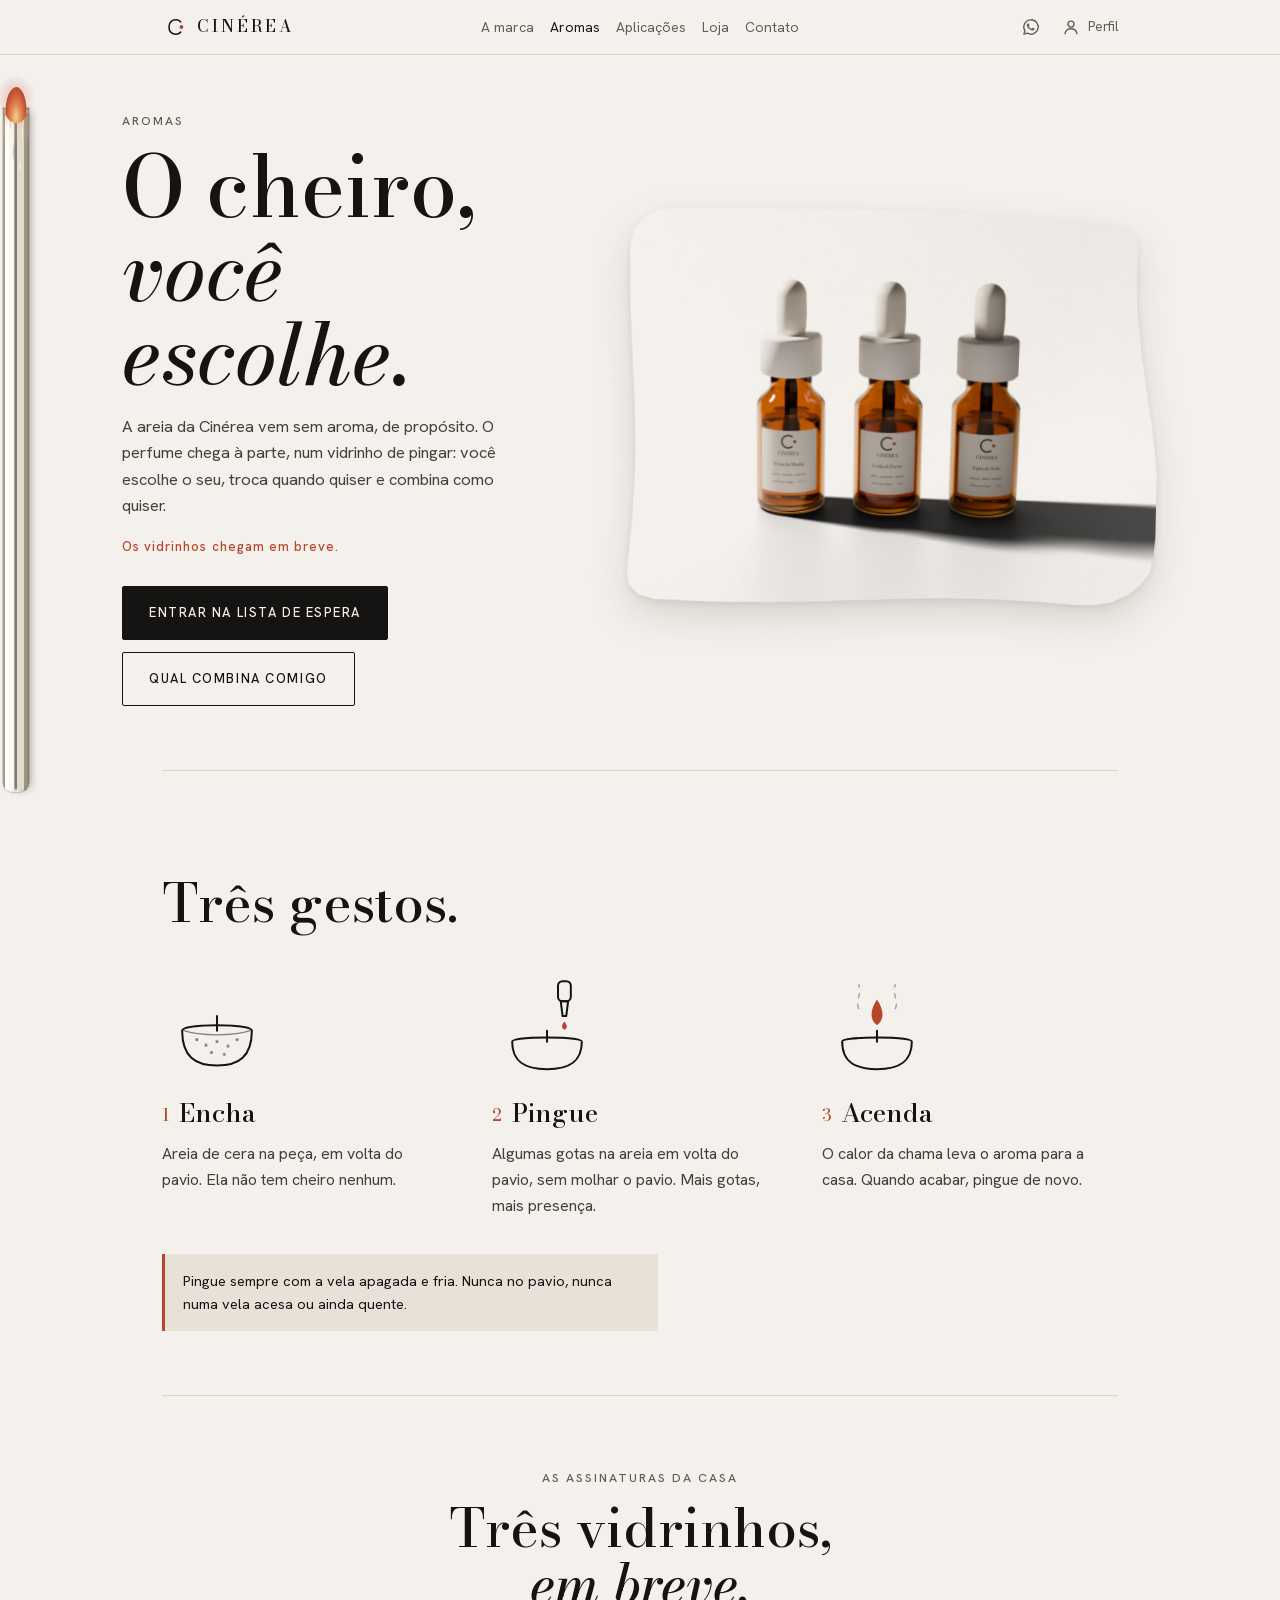
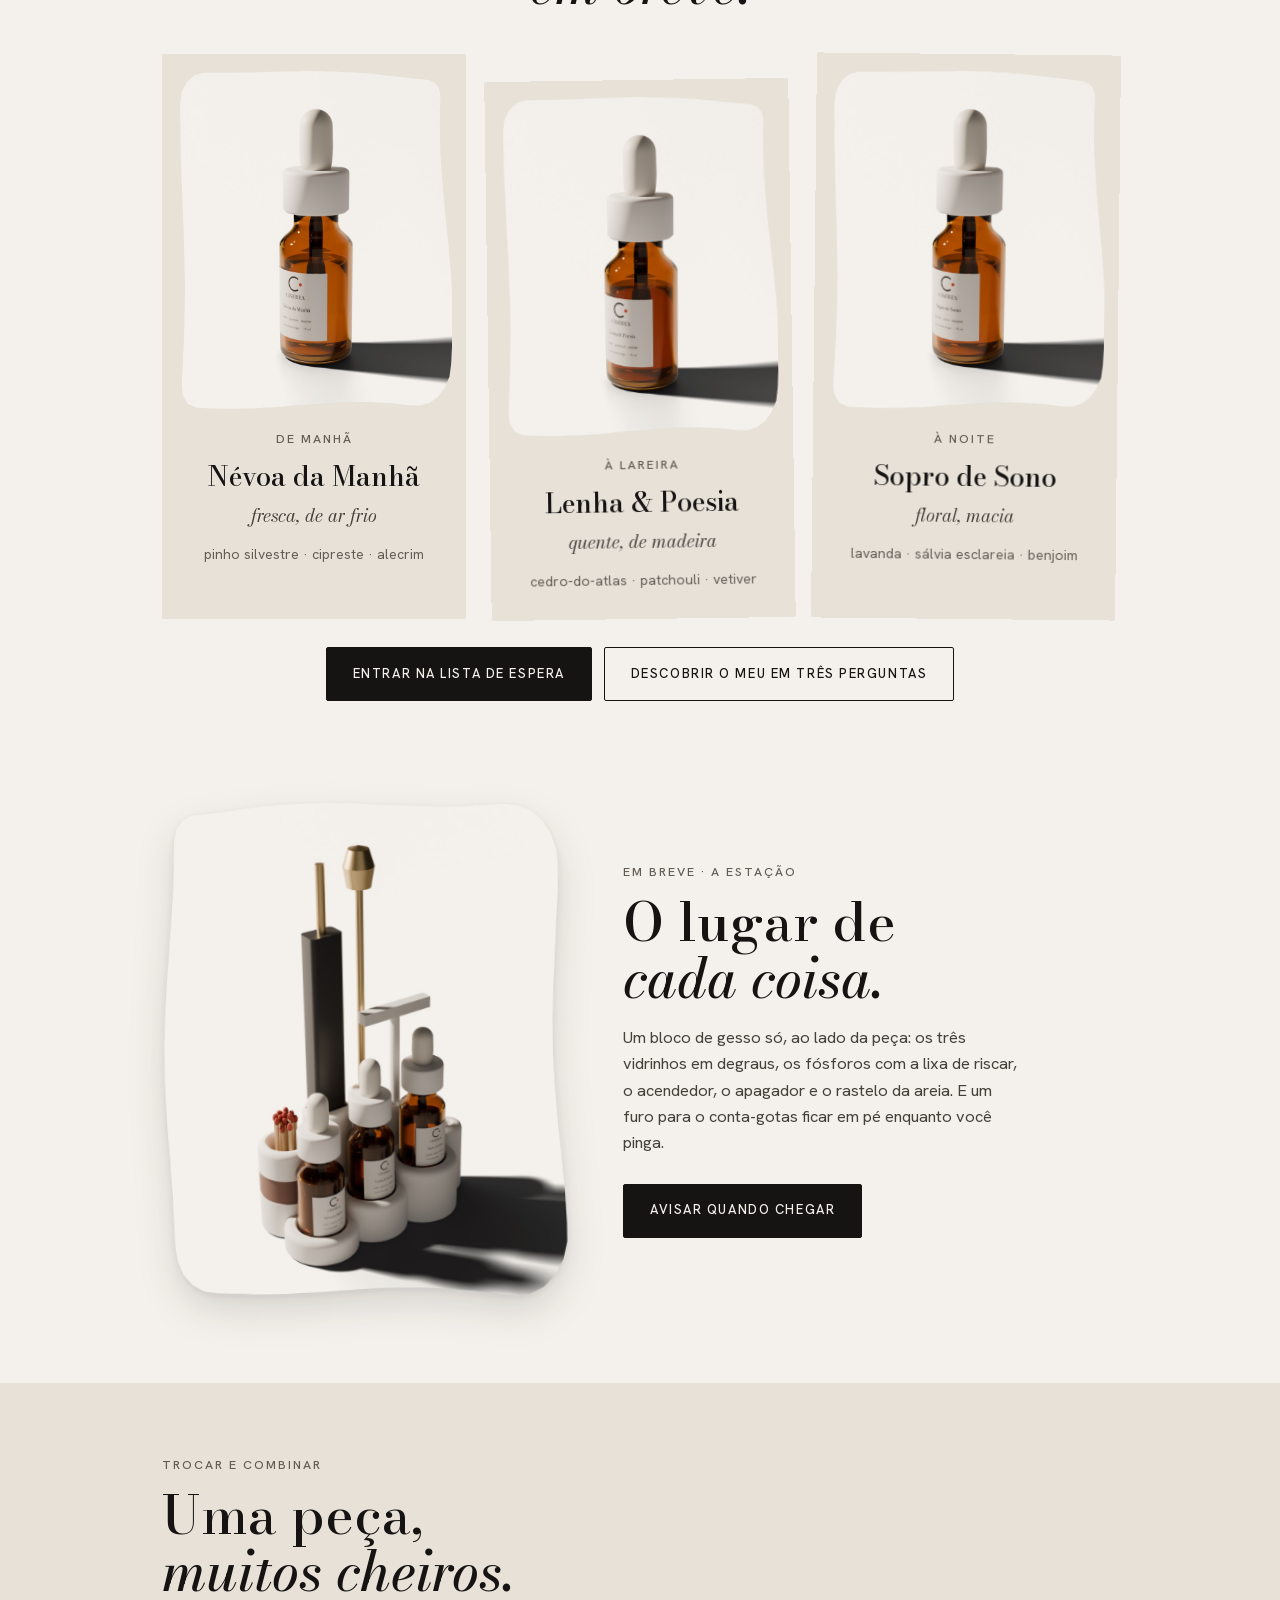
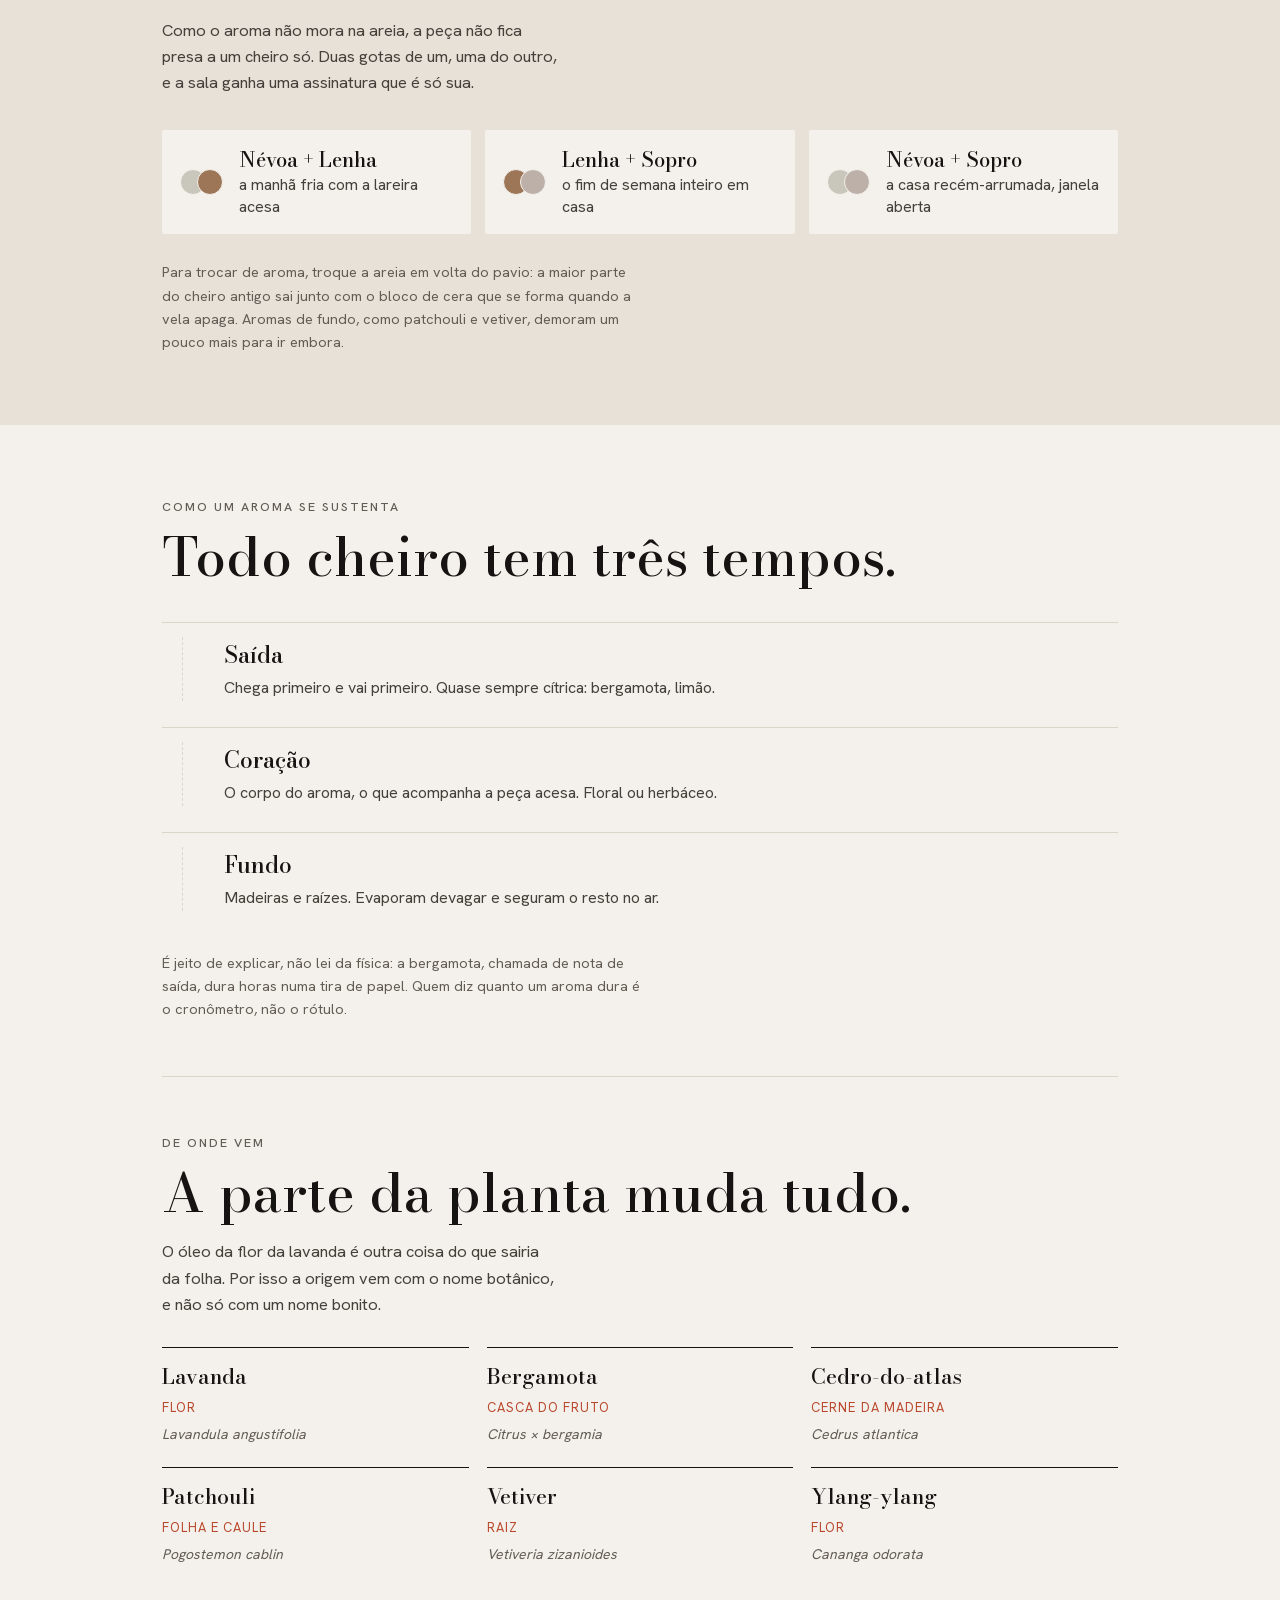
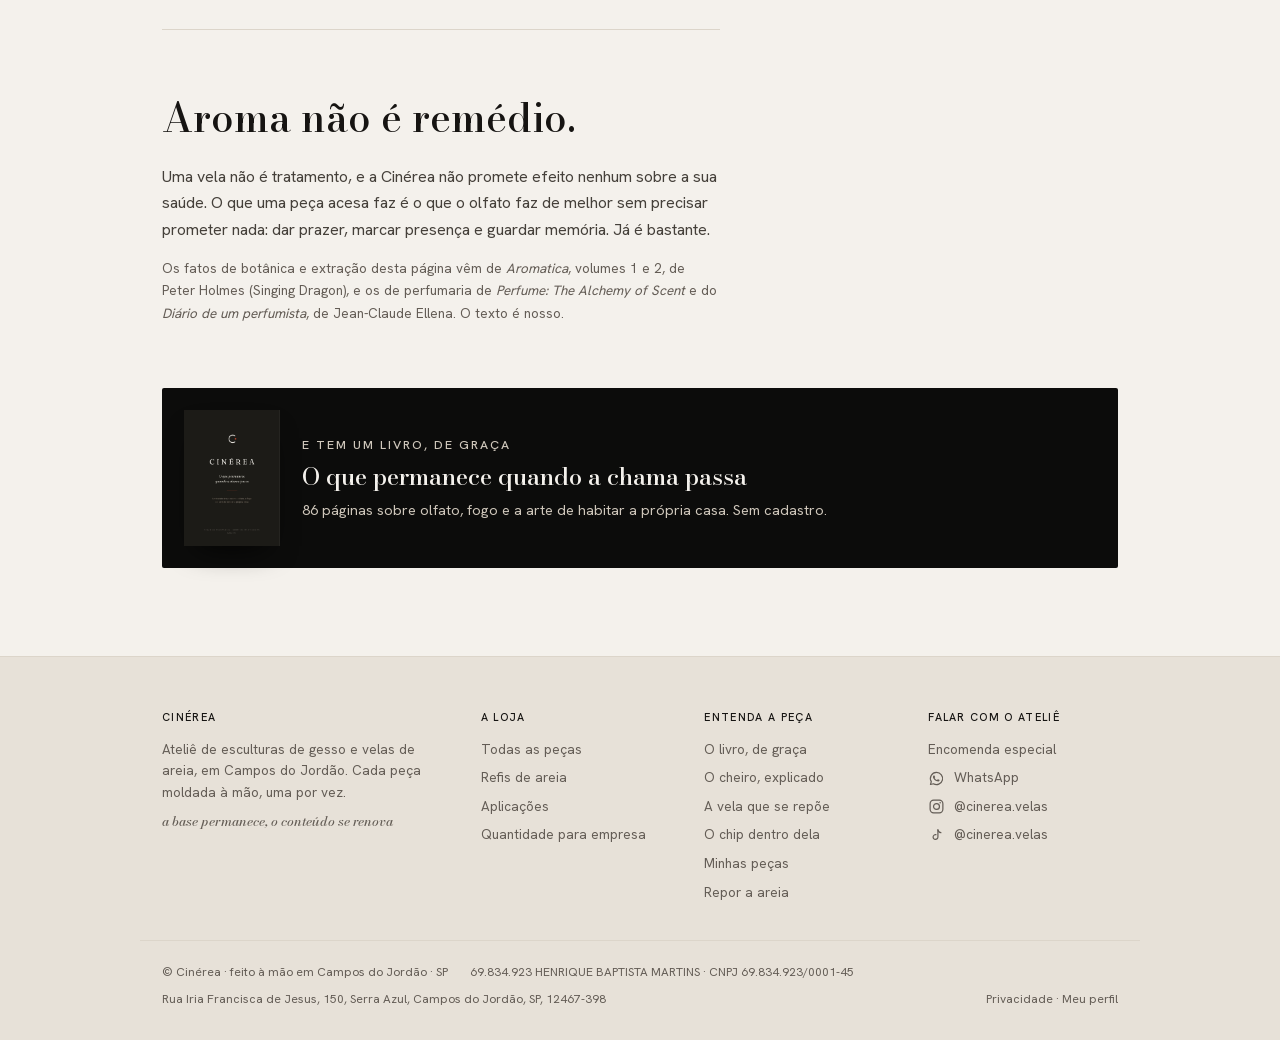
<file: aromas/index.html>
<!DOCTYPE html>
<html lang="pt-BR">
<head>
<meta charset="UTF-8">
<meta name="viewport" content="width=device-width,initial-scale=1">
<title>Aromas · Cinérea</title>
<meta name="description" content="A areia da Cinérea vem sem aroma. O perfume chega num vidrinho de pingar: você escolhe o seu, troca quando quiser e combina como quiser. Três assinaturas da casa, em breve.">
<meta property="og:title" content="Aromas · Cinérea">
<meta property="og:image" content="https://cinerea.com.br/compartilhar.jpg">
<meta name="twitter:card" content="summary_large_image">
<meta property="og:description" content="A areia vem sem aroma. O perfume chega num vidrinho de pingar: você escolhe, troca e combina.">
<link rel="manifest" href="/manifest.webmanifest">
<meta name="theme-color" content="#F2EFEA">
<link rel="icon" href="/icone.svg" type="image/svg+xml">
<link rel="icon" href="/favicon-32.png" sizes="32x32" type="image/png">
<link rel="apple-touch-icon" href="/apple-touch-icon.png">
<meta name="apple-mobile-web-app-title" content="Cinérea">
<link rel="preload" href="/fonts/hanken.woff2" as="font" type="font/woff2" crossorigin>
<link rel="preload" href="/fonts/bodoni.woff2" as="font" type="font/woff2" crossorigin>
<link rel="stylesheet" href="/comum.css">
<style>
  /* AROMAS, refeita em nov/2026: menos texto, a ideia do vidrinho na frente,
     e o conteúdo de perfumaria resumido ao que ajuda a escolher. */
  html{scroll-behavior:smooth}
  @media (prefers-reduced-motion:reduce){html{scroll-behavior:auto}}
  main section[id]{scroll-margin-top:84px}
  .serifa{font-family:'Bodoni Moda',serif;font-weight:500}
  .rot{font-size:12.5px;font-weight:500;letter-spacing:.16em;text-transform:uppercase;color:var(--smoke)}
  .bt{display:inline-flex;align-items:center;justify-content:center;min-height:54px;padding:0 26px;
      background:var(--char);color:var(--paper);text-decoration:none;border:1px solid var(--char);
      border-radius:2px;font-size:13px;font-weight:500;letter-spacing:.12em;text-transform:uppercase;transition:.15s;text-align:center}
  .bt:hover{background:var(--ember);border-color:var(--ember)}
  .bt2{background:transparent;color:var(--char)}
  .bt2:hover{background:transparent;color:var(--ember);border-color:var(--ember)}
  .acoes{display:flex;flex-wrap:wrap;gap:12px;margin-top:28px}
  .acoes.centro{justify-content:center}
  h1 em,h2 em{font-style:italic}
  .sub{font-size:16.5px;line-height:1.6;color:#45403A;max-width:44ch;margin-top:16px}
  .nota{font-size:14.5px;line-height:1.6;color:var(--smoke);max-width:60ch;margin-top:26px}

  /* capa: texto e a areia lado a lado; no celular a foto vem depois */
  .capa{display:grid;gap:34px;max-width:1080px;margin:0 auto;padding:34px 22px 64px;align-items:center}
  .capa h1{font-size:clamp(46px,11vw,84px);line-height:1;margin-top:14px}
  .selo{display:inline-block;margin-top:18px;font-size:13px;letter-spacing:.08em;color:var(--ember);font-weight:500}
  .capa-img{margin:0;rotate:1.2deg}
  /* os três vidrinhos, foto larga: aparece inteira, sem recorte */
  .capa-img img,.capa-img video{display:block;width:100%;height:auto}
  @media(min-width:900px){ .capa{grid-template-columns:.9fr 1.1fr;gap:56px;padding-top:56px} }

  /* os três gestos */
  .gestos{padding:72px 0 64px;border-top:1px solid var(--line)}
  .gestos h2,.assinaturas h2,.tempos h2,.origem h2,.faixa-combina h2{font-size:clamp(34px,8vw,54px);line-height:1.05;margin-top:12px}
  .passos{list-style:none;padding:0;margin:40px 0 0;display:grid;gap:34px;counter-reset:p}
  .passos li{counter-increment:p}
  .passos svg{width:110px;height:110px;display:block}
  .passos b{display:block;font-size:26px;margin-top:10px}
  .passos b::before{content:counter(p) " ";color:var(--ember);font-size:16px;vertical-align:middle;margin-right:6px}
  .passos p{margin-top:8px;color:#45403A;line-height:1.6;max-width:30ch}
  @media(min-width:760px){ .passos{grid-template-columns:repeat(3,1fr)} }
  .cuidado{margin-top:36px;padding:16px 18px;border-left:3px solid var(--ember);background:var(--ash);
           font-size:14.5px;line-height:1.55;color:var(--char);max-width:62ch}

  /* as assinaturas: três vidrinhos */
  .assinaturas{padding:72px 0 72px;border-top:1px solid var(--line);text-align:center}
  .vidros{display:grid;gap:22px;margin-top:40px;text-align:center}
  .vidro{padding:14px 14px 28px;background:var(--ash);border-radius:2px;position:relative}
  .vidro:nth-child(2){rotate:-.8deg}
  .vidro:nth-child(3){rotate:.6deg}
  .vidro img{display:block;width:100%;height:auto;aspect-ratio:4/5;object-fit:cover;margin:0 0 16px}
  .vidro .hora{font-size:12.5px;letter-spacing:.16em;text-transform:uppercase;color:var(--smoke);font-weight:500}
  .vidro h3{font-size:27px;margin-top:6px}
  .vidro .carater{font-style:italic;font-family:'Bodoni Moda',serif;font-size:18px;color:#45403A;margin-top:4px}
  .vidro .notas{font-size:14px;color:var(--smoke);margin-top:12px}
  @media(min-width:760px){ .vidros{grid-template-columns:repeat(3,1fr)} .vidro:nth-child(2){margin-top:26px} }
  /* NO CELULAR, EM FILA DE LADO (nov/2026). Empilhados, com a foto na largura
     toda, os três tomavam quase três telas de rolagem. Em fila, um por vez e
     o próximo aparecendo na borda, cabem numa tela só. A fila vai de borda a
     borda da janela (a margem negativa é a do `.envolve`, 26 px à esquerda
     por causa da vela e 22 à direita), e o recuo dos lados centra o cartão. */
  .pontos-vidros{display:none}
  @media(max-width:759px){
    .vidros{position:relative;display:flex;gap:14px;overflow-x:auto;scroll-snap-type:x mandatory;scrollbar-width:none;
            margin:30px -22px 0 -26px;padding:10px 14vw 16px}
    .vidros::-webkit-scrollbar{display:none}
    .vidro{flex:0 0 72vw;scroll-snap-align:center}
    .vidro .notas{font-size:13px}
    .pontos-vidros{display:flex;justify-content:center}
    .pontos-vidros button{width:44px;height:30px;border:0;background:none;cursor:pointer;display:grid;place-items:center}
    .pontos-vidros button::before{content:'';width:7px;height:7px;border-radius:50%;background:var(--line);transition:background .2s ease}
    .pontos-vidros button[aria-current="true"]::before{background:var(--char)}
  }

  /* a estação: foto e texto lado a lado */
  .estacao{display:grid;gap:30px;padding:24px 0 80px;align-items:center}
  .estacao figure{margin:0;rotate:-.8deg}
  .estacao img,.estacao video{display:block;width:100%;height:auto;aspect-ratio:4/5;object-fit:cover}
  .estacao h2{font-size:clamp(34px,8vw,54px);line-height:1.05;margin-top:12px}
  @media(min-width:860px){ .estacao{grid-template-columns:.9fr 1.1fr;gap:56px} .estacao figure{max-width:440px} }

  /* trocar e combinar: a única faixa em cinza */
  .faixa-combina{background:var(--ash);padding:72px 0}
  .pares{list-style:none;padding:0;margin:34px 0 0;display:grid;gap:14px}
  .pares li{display:grid;grid-template-columns:auto 1fr;column-gap:16px;align-items:center;
            padding:16px 18px;background:var(--paper);border-radius:2px;color:#45403A;line-height:1.4}
  .pares b{font-family:'Bodoni Moda',serif;font-weight:500;font-size:20px;color:var(--char);display:block}
  .pares .dupla{grid-row:span 2;display:flex}
  .pares .dupla i{width:26px;height:26px;border-radius:50%;border:1.5px solid var(--paper);display:block}
  .pares .dupla i+i{margin-left:-9px}
  @media(min-width:760px){ .pares{grid-template-columns:repeat(3,1fr)} }

  /* os três tempos: o sopro sobe em velocidades diferentes */
  .tempos{padding:72px 0 56px}
  .faixas{display:grid;gap:12px;margin-top:36px}
  .tempo{display:grid;grid-template-columns:44px 1fr;column-gap:18px;align-items:center;padding:14px 0;border-top:1px solid var(--line)}
  .tempo b{font-size:23px}
  .tempo p{grid-column:2;color:#45403A;line-height:1.55;margin-top:2px}
  .trilho{grid-row:span 2;width:44px;height:64px;position:relative;border-left:1px dashed var(--line);margin-left:20px}
  .trilho i{position:absolute;left:-5px;bottom:0;width:9px;height:9px;border-radius:50%;background:var(--ember);opacity:.85}
  .anima .tempos .trilho i{opacity:0}
  .anima .tempos.vista .trilho i{animation:sopro var(--dura) ease-out infinite}
  @keyframes sopro{0%{transform:translateY(0);opacity:.9}80%{opacity:.25}100%{transform:translateY(-62px);opacity:0}}
  @media (prefers-reduced-motion:reduce){ .trilho i{animation:none!important;opacity:.85!important} }

  /* de onde vem */
  .origem{padding:56px 0 64px;border-top:1px solid var(--line)}
  .plantas{list-style:none;padding:0;margin:30px 0 0;display:grid;grid-template-columns:repeat(2,1fr);gap:22px 18px}
  .plantas li{border-top:1px solid var(--char);padding-top:12px}
  .plantas b{display:block;font-size:21px}
  .plantas span{display:block;font-size:13px;letter-spacing:.08em;text-transform:uppercase;color:var(--ember);margin-top:4px}
  .plantas i{display:block;font-size:14px;color:var(--smoke);margin-top:4px}
  @media(min-width:760px){ .plantas{grid-template-columns:repeat(3,1fr)} }

  .remedio{padding:56px 0 40px;border-top:1px solid var(--line);max-width:62ch}
  .remedio h2{font-size:clamp(28px,6vw,40px)}
  .remedio p{margin-top:14px;line-height:1.65;color:#45403A}
  .remedio .fonte{font-size:13.5px;color:var(--smoke)}

  .livro-link{display:grid;grid-template-columns:96px 1fr;gap:22px;align-items:center;margin:24px 0 88px;
              padding:22px;background:#0C0C0B;color:var(--paper);text-decoration:none;border-radius:2px}
  .livro-link img{width:96px;height:auto;display:block;box-shadow:0 14px 30px -14px rgba(0,0,0,.9)}
  .livro-link .rot{color:#CFC7BB;display:block}
  .livro-link b{display:block;font-size:24px;line-height:1.15;margin-top:8px}
  .livro-link .txt{display:block;margin-top:8px;color:#CFC7BB;font-size:14.5px;line-height:1.5}
  .livro-link:hover b{color:#E9A04A}

  /* MOVIMENTO (nov/2026), na mesma regra das outras páginas: o repouso é
     VISÍVEL e quem esconde é o script, pondo `anima` no <html> só depois de
     ligar quem mostra de volta. */
  .anima .surge{opacity:0;transform:translateY(24px);transition:opacity .8s ease,transform .9s cubic-bezier(.2,.7,.2,1)}
  .anima .surge.de-lado{transform:translateX(-42px)}
  .anima .surge.de-lado.direita{transform:translateX(42px)}
  /* o "vista" tem de vencer a regra da direita, que tem um seletor a mais:
     sem isso a capa ficava 42 px para a direita para sempre */
  .anima .surge.vista,.anima .surge.de-lado.vista,.anima .surge.de-lado.direita.vista{opacity:1;transform:none}
  main{overflow-x:clip}
  /* os três gestos se desenham pelo traço; o comprimento de cada caminho é
     medido pelo script (--L), porque o Chrome não aplica pathLength ao
     tracejado (medido em Aplicações) */
  .anima .passos li.surge [data-traco]{stroke-dasharray:var(--L) var(--L);stroke-dashoffset:var(--L)}
  .anima .passos li.surge.vista [data-traco]{animation:traco 1.3s ease forwards}
  @keyframes traco{from{stroke-dashoffset:var(--L)}to{stroke-dashoffset:0}}
  /* encha: os grãos caem um a um */
  .anima .passos li.surge .graos circle{opacity:0}
  .anima .passos li.surge.vista .graos circle{animation:grao .5s ease-out forwards}
  @keyframes grao{from{opacity:0;transform:translateY(-14px)}to{opacity:1;transform:none}}
  /* pingue: a gota cai na areia e volta, em ciclo; o primeiro quadro é a
     gota no lugar, então aba congelada mostra o desenho inteiro */
  .passos .gota{transform-box:fill-box;transform-origin:center;animation:pinga 2.8s ease-in infinite}
  @keyframes pinga{0%,50%{transform:none;opacity:1}82%{transform:translateY(9px) scale(.9,1.1);opacity:1}92%,100%{transform:translateY(10px) scale(1.3,.4);opacity:0}}
  /* acenda: a chama respira e a fumaça sobe */
  .passos .chama-ic{transform-box:fill-box;transform-origin:50% 100%;animation:tremula 2.2s ease-in-out infinite}
  @keyframes tremula{0%,100%{transform:none}30%{transform:scale(.94,1.05) skewX(-3deg)}60%{transform:scale(1.03,.97) skewX(2deg)}}
  .passos .fumo{stroke-dasharray:5 7;animation:sobe 3s linear infinite}
  @keyframes sobe{to{stroke-dashoffset:-24}}
  /* combinar: os dois pontos de cor chegam separados e se juntam */
  .anima .pares li.surge .dupla i+i{transform:translateX(16px);transition:transform 1s cubic-bezier(.3,1.3,.5,1) .35s}
  .anima .pares li.surge.vista .dupla i+i{transform:none}
  /* de onde vem: o fio de cada planta se desenha */
  .plantas li{position:relative;border-top-color:transparent}
  .plantas li::before{content:'';position:absolute;left:0;right:0;top:-1px;height:1px;background:var(--char);transform-origin:left}
  .anima .plantas li.surge::before{transform:scaleX(0);transition:transform 1s cubic-bezier(.6,0,.2,1) .15s}
  .anima .plantas li.surge.vista::before{transform:scaleX(1)}
  @media (prefers-reduced-motion: reduce){
    .anima .surge,.anima .surge.de-lado{opacity:1;transform:none;transition:none}
    .passos .gota,.passos .chama-ic,.passos .fumo{animation:none}
  }
</style>
</head>
<body class="nova">

<!-- A vela que queima enquanto se lê. `aria-hidden`: é imagem, não informação:
     quem usa leitor de tela não perde nada. Ela é a MESMA das outras páginas,
     e quem a anima é o `vivo.js`, que a procura por `.pavio`: esquecer esta
     linha não estoura nada, só deixa a página sem a vela. Foi o que aconteceu
     aqui. -->
<div class="pavio" aria-hidden="true"><span class="queimado"></span><span class="cera"><i></i><i></i><i></i><i></i></span><span class="poca"></span><span class="chama"></span><span class="cinzas"><i></i><i></i><i></i></span></div>

<header class="topo"><div class="topo-in">
  <a class="marca" href="/"><svg viewBox="0 0 150 150" fill="none" aria-hidden="true"><path d="M108 46 C97 31,70 28,53 42 C36 56,36 94,53 108 C70 122,97 119,108 104" stroke="currentColor" stroke-width="9" fill="none" stroke-linecap="round"/><circle cx="112" cy="75" r="11" fill="#B5462A"/></svg><span>Cinérea</span></a>
  <nav>
    <a href="/">A marca</a>
    <a href="/aromas/" class="aqui">Aromas</a>
    <a href="/aplicacoes/">Aplicações</a>
    <a href="/loja/">Loja</a>
    <a href="/contato/">Contato</a>
  </nav>
  <div class="topo-acoes">
    <a href="https://wa.me/5511958280174" target="_blank" rel="noopener"
       aria-label="Falar no WhatsApp" title="Falar no WhatsApp">
      <svg viewBox="0 0 24 24" fill="none" aria-hidden="true"><path d="M12 3.4a8.6 8.6 0 0 0-7.35 13.05L3.5 20.5l4.15-1.1A8.6 8.6 0 1 0 12 3.4Z" stroke="currentColor" stroke-width="1.7" stroke-linejoin="round"/><path d="M9.35 8.05c-.17-.38-.35-.39-.51-.39h-.44c-.15 0-.4.06-.61.28-.21.22-.8.78-.8 1.9s.82 2.2.93 2.35c.12.15 1.58 2.53 3.9 3.45 1.93.76 2.32.61 2.74.57.42-.04 1.36-.55 1.55-1.09.19-.53.19-.99.13-1.09-.06-.09-.21-.15-.44-.26-.23-.12-1.36-.67-1.57-.75-.21-.08-.36-.11-.51.11-.15.23-.59.75-.72.9-.13.15-.27.17-.5.06-.23-.12-.97-.36-1.85-1.14-.68-.61-1.15-1.36-1.28-1.59-.13-.23-.01-.35.1-.47.1-.1.23-.27.34-.4.11-.14.15-.23.23-.39.08-.15.04-.29-.02-.4-.06-.12-.51-1.24-.7-1.7Z" fill="currentColor"/></svg>
    </a>
    <a href="/perfil/" aria-label="Meu perfil" title="Meu perfil">
      <svg viewBox="0 0 24 24" fill="none" aria-hidden="true">
        <circle cx="12" cy="8.5" r="3.6" stroke="currentColor" stroke-width="1.7"/>
        <path d="M4.8 20c.6-3.6 3.6-6 7.2-6s6.6 2.4 7.2 6" stroke="currentColor" stroke-width="1.7" stroke-linecap="round"/>
      </svg>
      <span class="rot-acao">Perfil</span>
    </a>
  </div>
</div></header>


<main>
  <!-- AROMAS, refeita em nov/2026. A areia passou a vir SEM aroma, e o aroma
       vai num vidrinho de pingar, à parte: a pessoa escolhe, troca e combina.
       O vidrinho ainda não está à venda (é saneante para a ANVISA e depende de
       fabricante regularizado), por isso tudo aqui leva à lista de espera e
       nada leva à sacola. A linha das promessas continua a mesma: pode falar
       do que a pessoa vive, não do que o aroma faz no corpo. -->

  <section class="capa" id="capa">
    <div class="capa-texto">
      <p class="rot surge">Aromas</p>
      <h1 class="serifa surge">O cheiro,<br><em>você escolhe.</em></h1>
      <p class="sub surge">A areia da Cinérea vem sem aroma, de propósito. O perfume chega à parte,
         num vidrinho de pingar: você escolhe o seu, troca quando quiser e combina como quiser.</p>
      <p class="selo surge">Os vidrinhos chegam em breve.</p>
      <div class="acoes surge">
        <a class="bt" href="https://wa.me/5511958280174?text=Oi%21%20Quero%20entrar%20na%20lista%20de%20espera%20dos%20aromas%20da%20Cin%C3%A9rea." target="_blank" rel="noopener">Entrar na lista de espera</a>
        <a class="bt bt2" href="/oraculo/">Qual combina comigo</a>
      </div>
    </div>
    <!-- O giro dos vidrinhos (nov/2026): a PEÇA gira e a luz fica parada, para
         o brilho correr pelo vidro (atelier turntable --papel). Volta inteira em
         10 s, e o último quadro emenda no primeiro sem corte. O pôster é o
         primeiro quadro: sem vídeo (menos movimento, economia de dados) fica a
         foto parada, e a capa não muda de imagem quando o vídeo começa. -->
    <figure class="capa-img pousada surge de-lado direita">
      <video class="laje" id="giroVidrinhos" muted loop playsinline preload="none"
             poster="/aromas/frascos/giro-trio.jpg" width="1200" height="900"
             aria-label="Os três vidrinhos âmbar de pingar girando devagar: Névoa da Manhã, Lenha &amp; Poesia e Sopro de Sono, com conta-gotas de gola de gesso e rótulo da Cinérea."></video>
    </figure>
  </section>

  <div class="envolve">

    <section class="gestos" id="como" aria-labelledby="comoTitulo">
      <p class="rot surge">Como funciona</p>
      <h2 class="serifa surge" id="comoTitulo">Três gestos.</h2>
      <ol class="passos" data-escalonar>
        <li class="surge">
          <svg viewBox="0 0 120 120" aria-hidden="true" fill="none" stroke-linecap="round" stroke-linejoin="round">
            <path d="M22 64 C22 56,98 56,98 64 C98 92,84 102,60 102 C36 102,22 92,22 64Z" stroke="#161412" stroke-width="2.2"/>
            <path d="M24 64 C40 70,80 70,96 64" stroke="#161412" stroke-width="1.4" opacity=".5"/>
            <g class="graos" fill="#161412" opacity=".55"><circle cx="38" cy="74" r="1.6"/><circle cx="48" cy="80" r="1.6"/><circle cx="60" cy="76" r="1.6"/><circle cx="72" cy="81" r="1.6"/><circle cx="82" cy="74" r="1.6"/><circle cx="54" cy="88" r="1.6"/><circle cx="68" cy="90" r="1.6"/></g>
            <path d="M60 64 V48" stroke="#161412" stroke-width="2.2"/>
          </svg>
          <b class="serifa">Encha</b>
          <p>Areia de cera na peça, em volta do pavio. Ela não tem cheiro nenhum.</p>
        </li>
        <li class="surge">
          <svg viewBox="0 0 120 120" aria-hidden="true" fill="none" stroke-linecap="round" stroke-linejoin="round">
            <path d="M22 76 C22 70,98 70,98 76 C98 98,84 106,60 106 C36 106,22 98,22 76Z" stroke="#161412" stroke-width="2.2"/>
            <path d="M60 76 V64" stroke="#161412" stroke-width="2.2"/>
            <rect x="72" y="10" width="14" height="22" rx="5" stroke="#161412" stroke-width="2.2"/>
            <path d="M75 32 h8 l-2 16 h-4 Z" stroke="#161412" stroke-width="2.2"/>
            <path class="gota" d="M79 54 C76 58,75 61,79 63 C83 61,82 58,79 54Z" fill="#B8462B" stroke="none"/>
          </svg>
          <b class="serifa">Pingue</b>
          <p>Algumas gotas na areia em volta do pavio, sem molhar o pavio. Mais gotas, mais presença.</p>
        </li>
        <li class="surge">
          <svg viewBox="0 0 120 120" aria-hidden="true" fill="none" stroke-linecap="round" stroke-linejoin="round">
            <path d="M22 76 C22 70,98 70,98 76 C98 98,84 106,60 106 C36 106,22 98,22 76Z" stroke="#161412" stroke-width="2.2"/>
            <path d="M60 76 V64" stroke="#161412" stroke-width="2.2"/>
            <path class="chama-ic" d="M60 30 C52 42,52 52,60 58 C68 52,68 42,60 30Z" fill="#B8462B" stroke="none"/>
            <path class="fumo" d="M40 40 C36 30,44 24,40 14 M80 40 C84 30,76 24,80 14" stroke="#161412" stroke-width="1.6" opacity=".35"/>
          </svg>
          <b class="serifa">Acenda</b>
          <p>O calor da chama leva o aroma para a casa. Quando acabar, pingue de novo.</p>
        </li>
      </ol>
      <p class="cuidado surge">Pingue sempre com a vela apagada e fria. Nunca no pavio, nunca numa vela acesa ou ainda quente.</p>
    </section>

    <section class="assinaturas" id="assinaturas" aria-labelledby="assTitulo">
      <p class="rot surge">As assinaturas da casa</p>
      <h2 class="serifa surge" id="assTitulo">Três vidrinhos,<br><em>em breve.</em></h2>
      <div class="vidros" data-escalonar>
        <article class="vidro surge" style="--tinta:#C9C6BC">
          <img class="laje" src="/aromas/frascos/nevoa.jpg" width="1000" height="1250" loading="lazy" decoding="async"
               alt="O vidrinho âmbar de Névoa da Manhã, com conta-gotas de gola de gesso e rótulo da Cinérea.">
          <p class="hora">de manhã</p>
          <h3 class="serifa">Névoa da Manhã</h3>
          <p class="carater">fresca, de ar frio</p>
          <p class="notas">pinho silvestre · cipreste · alecrim</p>
        </article>
        <article class="vidro surge" style="--tinta:#9C7656">
          <img class="laje" src="/aromas/frascos/lenha.jpg" width="1000" height="1250" loading="lazy" decoding="async"
               alt="O vidrinho âmbar de Lenha & Poesia, com conta-gotas de gola de gesso e rótulo da Cinérea.">
          <p class="hora">à lareira</p>
          <h3 class="serifa">Lenha &amp; Poesia</h3>
          <p class="carater">quente, de madeira</p>
          <p class="notas">cedro-do-atlas · patchouli · vetiver</p>
        </article>
        <article class="vidro surge" style="--tinta:#BDB0A8">
          <img class="laje" src="/aromas/frascos/sopro.jpg" width="1000" height="1250" loading="lazy" decoding="async"
               alt="O vidrinho âmbar de Sopro de Sono, com conta-gotas de gola de gesso e rótulo da Cinérea.">
          <p class="hora">à noite</p>
          <h3 class="serifa">Sopro de Sono</h3>
          <p class="carater">floral, macia</p>
          <p class="notas">lavanda · sálvia esclareia · benjoim</p>
        </article>
      </div>
      <div class="pontos-vidros" id="pontosVidros"></div>
      <div class="acoes centro surge">
        <a class="bt" href="https://wa.me/5511958280174?text=Oi%21%20Quero%20entrar%20na%20lista%20de%20espera%20dos%20aromas%20da%20Cin%C3%A9rea." target="_blank" rel="noopener">Entrar na lista de espera</a>
        <a class="bt bt2" href="/oraculo/">Descobrir o meu em três perguntas</a>
      </div>
    </section>

    <!-- A estação (nov/2026): o suporte de gesso dos três vidrinhos, com o
         lugar de cada coisa do ritual. Em breve, como os vidrinhos; leva à
         mesma lista de espera. A foto é o render do modelo real. O giro dela
         (giro-estacao.mp4, já ligado no vivo.js) entra depois. -->
    <section class="estacao" id="estacao" aria-labelledby="estTitulo">
      <figure class="pousada surge de-lado"><img class="laje l2" src="/aromas/frascos/estacao.jpg" width="1000" height="1250" loading="lazy" decoding="async"
           alt="A estação de gesso com os três vidrinhos âmbar em degraus, um copo de fósforos com a faixa de lixa de riscar, o acendedor longo, o apagador e o rastelo."></figure>
      <div>
        <p class="rot surge">Em breve · a estação</p>
        <h2 class="serifa surge" id="estTitulo">O lugar de<br><em>cada coisa.</em></h2>
        <p class="sub surge">Um bloco de gesso só, ao lado da peça: os três vidrinhos em degraus, os fósforos com
           a lixa de riscar, o acendedor, o apagador e o rastelo da areia. E um furo para o conta-gotas
           ficar em pé enquanto você pinga.</p>
        <div class="acoes">
          <a class="bt" href="https://wa.me/5511958280174?text=Oi%21%20Quero%20saber%20quando%20a%20esta%C3%A7%C3%A3o%20dos%20aromas%20da%20Cin%C3%A9rea%20chegar." target="_blank" rel="noopener">Avisar quando chegar</a>
        </div>
      </div>
    </section>

  </div>

  <section class="faixa-combina" id="combinar" aria-labelledby="combTitulo">
    <div class="envolve">
      <p class="rot surge">Trocar e combinar</p>
      <h2 class="serifa surge" id="combTitulo">Uma peça,<br><em>muitos cheiros.</em></h2>
      <p class="sub surge">Como o aroma não mora na areia, a peça não fica presa a um cheiro só.
         Duas gotas de um, uma do outro, e a sala ganha uma assinatura que é só sua.</p>
      <ul class="pares" data-escalonar>
        <li class="surge"><span class="dupla"><i style="background:#C9C6BC"></i><i style="background:#9C7656"></i></span><b>Névoa + Lenha</b>a manhã fria com a lareira acesa</li>
        <li class="surge"><span class="dupla"><i style="background:#9C7656"></i><i style="background:#BDB0A8"></i></span><b>Lenha + Sopro</b>o fim de semana inteiro em casa</li>
        <li class="surge"><span class="dupla"><i style="background:#C9C6BC"></i><i style="background:#BDB0A8"></i></span><b>Névoa + Sopro</b>a casa recém-arrumada, janela aberta</li>
      </ul>
      <p class="nota surge">Para trocar de aroma, troque a areia em volta do pavio: a maior parte do cheiro antigo
         sai junto com o bloco de cera que se forma quando a vela apaga. Aromas de fundo, como
         patchouli e vetiver, demoram um pouco mais para ir embora.</p>
    </div>
  </section>

  <div class="envolve">

    <section class="tempos" id="tempos" aria-labelledby="tempTitulo">
      <p class="rot surge">Como um aroma se sustenta</p>
      <h2 class="serifa surge" id="tempTitulo">Todo cheiro tem três tempos.</h2>
      <!-- A única diferença entre as três faixas é a duração do sopro: 3,5 s,
           9 s e 19 s. Quem olha dez segundos vê a de cima subir três vezes
           enquanto a de baixo ainda está no meio, e entende sem ler. -->
      <div class="faixas">
        <div class="tempo" style="--dura:3.5s"><span class="trilho"><i></i></span><b class="serifa">Saída</b><p>Chega primeiro e vai primeiro. Quase sempre cítrica: bergamota, limão.</p></div>
        <div class="tempo" style="--dura:9s"><span class="trilho"><i></i></span><b class="serifa">Coração</b><p>O corpo do aroma, o que acompanha a peça acesa. Floral ou herbáceo.</p></div>
        <div class="tempo" style="--dura:19s"><span class="trilho"><i></i></span><b class="serifa">Fundo</b><p>Madeiras e raízes. Evaporam devagar e seguram o resto no ar.</p></div>
      </div>
      <p class="nota">É jeito de explicar, não lei da física: a bergamota, chamada de nota de saída,
         dura horas numa tira de papel. Quem diz quanto um aroma dura é o cronômetro, não o rótulo.</p>
    </section>

    <section class="origem" id="origem" aria-labelledby="oriTitulo">
      <p class="rot surge">De onde vem</p>
      <h2 class="serifa surge" id="oriTitulo">A parte da planta muda tudo.</h2>
      <p class="sub surge">O óleo da flor da lavanda é outra coisa do que sairia da folha. Por isso a origem vem
         com o nome botânico, e não só com um nome bonito.</p>
      <ul class="plantas" data-escalonar>
        <li class="surge"><b class="serifa">Lavanda</b><span>flor</span><i>Lavandula angustifolia</i></li>
        <li class="surge"><b class="serifa">Bergamota</b><span>casca do fruto</span><i>Citrus × bergamia</i></li>
        <li class="surge"><b class="serifa">Cedro-do-atlas</b><span>cerne da madeira</span><i>Cedrus atlantica</i></li>
        <li class="surge"><b class="serifa">Patchouli</b><span>folha e caule</span><i>Pogostemon cablin</i></li>
        <li class="surge"><b class="serifa">Vetiver</b><span>raiz</span><i>Vetiveria zizanioides</i></li>
        <li class="surge"><b class="serifa">Ylang-ylang</b><span>flor</span><i>Cananga odorata</i></li>
      </ul>
    </section>

    <section class="remedio" aria-labelledby="remTitulo">
      <h2 class="serifa surge" id="remTitulo">Aroma não é remédio.</h2>
      <p>Uma vela não é tratamento, e a Cinérea não promete efeito nenhum sobre a sua saúde. O que uma
         peça acesa faz é o que o olfato faz de melhor sem precisar prometer nada: dar prazer, marcar
         presença e guardar memória. Já é bastante.</p>
      <p class="fonte">Os fatos de botânica e extração desta página vêm de <i>Aromatica</i>, volumes 1 e 2,
         de Peter Holmes (Singing Dragon), e os de perfumaria de <i>Perfume: The Alchemy of Scent</i> e do
         <i>Diário de um perfumista</i>, de Jean-Claude Ellena. O texto é nosso.</p>
    </section>

    <a class="livro-link" href="/livro/">
      <img src="/livro/capa.webp" width="1165" height="1654" loading="lazy" decoding="async"
           alt="Capa do livro O que permanece quando a chama passa.">
      <span>
        <span class="rot">E tem um livro, de graça</span>
        <b class="serifa">O que permanece quando a chama passa</b>
        <span class="txt">86 páginas sobre olfato, fogo e a arte de habitar a própria casa. Sem cadastro.</span>
      </span>
    </a>

  </div>
</main>

<footer class="rodape">
  <div class="rodape-in">
    <div>
      <h3>Cinérea</h3>
      <p>Ateliê de esculturas de gesso e velas de areia, em Campos do
         Jordão. Cada peça moldada à mão, uma por vez.</p>
      <p class="lema">a base permanece, o conteúdo se renova</p>
    </div>
    <div>
      <h3>A loja</h3>
      <a href="/loja/">Todas as peças</a>
      <a href="/loja/?colecao=Refis">Refis de areia</a>
      <a href="/aplicacoes/">Aplicações</a>
      <a href="/contato/?sobre=empresa">Quantidade para empresa</a>
    </div>
    <div>
      <h3>Entenda a peça</h3>
      <a href="/livro/">O livro, de graça</a>
      <a href="/aromas/">O cheiro, explicado</a>
      <a href="/#areia">A vela que se repõe</a>
      <a href="/#chip">O chip dentro dela</a>
      <a href="/perfil/">Minhas peças</a>
      <a href="/loja/?colecao=Refis">Repor a areia</a>
    </div>
    <div>
      <h3>Falar com o ateliê</h3>
      <a href="/contato/">Encomenda especial</a>
      <a class="rede" href="https://wa.me/5511958280174" rel="noopener">
        <svg viewBox="0 0 24 24" fill="none" aria-hidden="true"><path d="M12 3.4a8.6 8.6 0 0 0-7.35 13.05L3.5 20.5l4.15-1.1A8.6 8.6 0 1 0 12 3.4Z" stroke="currentColor" stroke-width="1.7" stroke-linejoin="round"/><path d="M9.35 8.05c-.17-.38-.35-.39-.51-.39h-.44c-.15 0-.4.06-.61.28-.21.22-.8.78-.8 1.9s.82 2.2.93 2.35c.12.15 1.58 2.53 3.9 3.45 1.93.76 2.32.61 2.74.57.42-.04 1.36-.55 1.55-1.09.19-.53.19-.99.13-1.09-.06-.09-.21-.15-.44-.26-.23-.12-1.36-.67-1.57-.75-.21-.08-.36-.11-.51.11-.15.23-.59.75-.72.9-.13.15-.27.17-.5.06-.23-.12-.97-.36-1.85-1.14-.68-.61-1.15-1.36-1.28-1.59-.13-.23-.01-.35.1-.47.1-.1.23-.27.34-.4.11-.14.15-.23.23-.39.08-.15.04-.29-.02-.4-.06-.12-.51-1.24-.7-1.7Z" fill="currentColor"/></svg>
        <span>WhatsApp</span></a>
      <a class="rede" href="https://instagram.com/cinerea.velas" rel="noopener">
        <svg viewBox="0 0 24 24" fill="none" aria-hidden="true"><rect x="3" y="3" width="18" height="18" rx="5" stroke="currentColor" stroke-width="1.7"/><circle cx="12" cy="12" r="4.2" stroke="currentColor" stroke-width="1.7"/><circle cx="17.2" cy="6.8" r="1.1" fill="currentColor"/></svg>
        <span>@cinerea.velas</span></a>
      <a class="rede" href="https://www.tiktok.com/@cinerea.velas" rel="noopener">
        <svg viewBox="0 0 24 24" fill="none" aria-hidden="true"><path d="M14 4v10.2a3.4 3.4 0 1 1-2.8-3.35" stroke="currentColor" stroke-width="1.7" stroke-linecap="round" stroke-linejoin="round"/><path d="M14 4c.4 2.2 1.9 3.7 4.2 3.9" stroke="currentColor" stroke-width="1.7" stroke-linecap="round" stroke-linejoin="round"/></svg>
        <span>@cinerea.velas</span></a>
    </div>
  </div>
  <div class="fim">
    <span>© Cinérea · feito à mão em Campos do Jordão · SP</span>
    <!-- Decreto 7.962/2013, art. 2º: site que vende mostra nome empresarial,
         CNPJ e endereço físico e eletrônico em local visível. O endereço é o do
         CNPJ, que é também o do ateliê. O e-mail entra quando existir. -->
    <span>69.834.923 HENRIQUE BAPTISTA MARTINS · CNPJ 69.834.923/0001-45</span>
    <span>Rua Iria Francisca de Jesus, 150, Serra Azul, Campos do Jordão, SP, 12467-398</span>
    <span class="direita"><a href="/privacidade/">Privacidade</a> · <a href="/perfil/">Meu perfil</a></span>
  </div>
</footer>

<script src="/vivo.js" defer></script>
<script>
/* A página acende ao rolar: títulos, fotos, os gestos que se desenham e as
 * faixas dos tempos, que só sopram quando a pessoa chega nelas. A classe que
 * esconde (.anima) entra AQUI, e não no HTML: sem script, com movimento
 * reduzido ou com aba escondida congelando animação, nada some. */
(function () {
  var quieto = window.matchMedia && matchMedia('(prefers-reduced-motion: reduce)').matches;
  if (quieto || !('IntersectionObserver' in window)) return;
  // os traços dos gestos levam o próprio comprimento (+1 px pela ponta redonda)
  document.querySelectorAll('.passos svg path, .passos svg rect').forEach(function (el) {
    var s = el.getAttribute('stroke');
    if (!s || s === 'none' || el.classList.contains('fumo')) return;
    el.style.setProperty('--L', (el.getTotalLength() + 1).toFixed(1) + 'px');
    el.setAttribute('data-traco', '');
  });
  // os grãos caem em fila, depois que a tigela se desenhou
  document.querySelectorAll('.passos .graos circle').forEach(function (c, i) {
    c.style.animationDelay = (0.9 + i * 0.12).toFixed(2) + 's';
  });
  // em grupo, cada item chega um pouco depois do anterior
  document.querySelectorAll('[data-escalonar]').forEach(function (g) {
    Array.prototype.forEach.call(g.querySelectorAll(':scope > .surge'), function (el, i) {
      el.style.transitionDelay = (i * 0.1).toFixed(2) + 's';
      el.querySelectorAll('[data-traco]').forEach(function (c) { c.style.animationDelay = (0.15 + i * 0.25).toFixed(2) + 's'; });
    });
  });
  var olho = new IntersectionObserver(function (es) {
    es.forEach(function (e) { if (e.isIntersecting) { e.target.classList.add('vista'); olho.unobserve(e.target); } });
  }, { rootMargin: '0px 0px -10% 0px' });
  document.documentElement.classList.add('anima');
  document.querySelectorAll('.surge, .tempos').forEach(function (el) { olho.observe(el); });
})();
</script>
<script>
/* Os pontos da fila de vidrinhos: dizem em qual se está e levam a cada um.
 * Só aparecem no celular (o CSS esconde no computador, onde os três ficam
 * lado a lado). */
(function () {
  var fila = document.querySelector('.vidros'), pts = document.getElementById('pontosVidros');
  if (!fila || !pts) return;
  var vidros = Array.prototype.slice.call(fila.querySelectorAll('.vidro'));
  vidros.forEach(function (v, i) {
    var b = document.createElement('button');
    b.type = 'button';
    b.setAttribute('aria-label', 'Ver ' + v.querySelector('h3').textContent);
    b.onclick = function () { fila.scrollTo({ left: v.offsetLeft - (fila.clientWidth - v.offsetWidth) / 2, behavior: 'smooth' }); };
    pts.appendChild(b);
  });
  function marcar() {
    var meio = fila.scrollLeft + fila.clientWidth / 2, perto = 0, d = Infinity;
    vidros.forEach(function (v, i) { var x = Math.abs(v.offsetLeft + v.offsetWidth / 2 - meio); if (x < d) { d = x; perto = i; } });
    Array.prototype.forEach.call(pts.children, function (b, i) { b.setAttribute('aria-current', i === perto ? 'true' : 'false'); });
  }
  fila.addEventListener('scroll', marcar, { passive: true });
  marcar();
})();
</script>
<script src="/contador.js" defer></script>
</body>
</html>
</file>
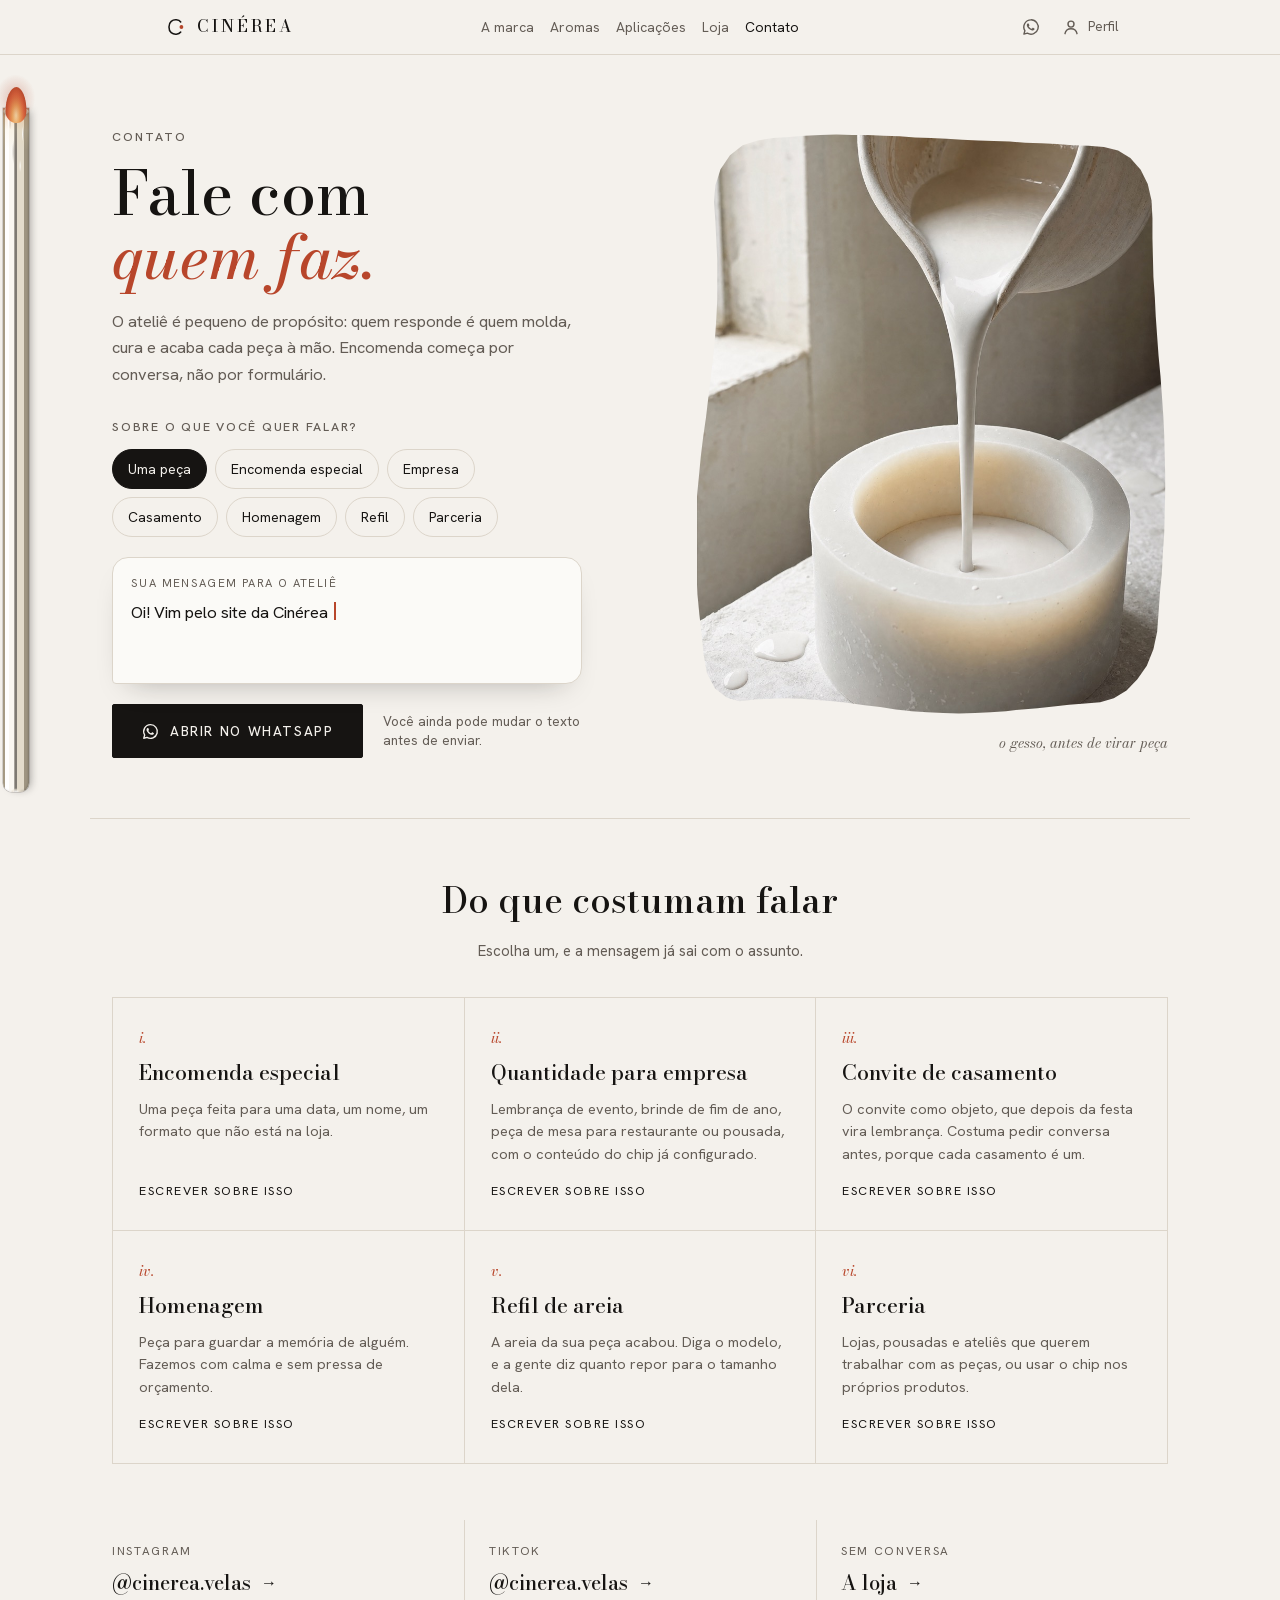
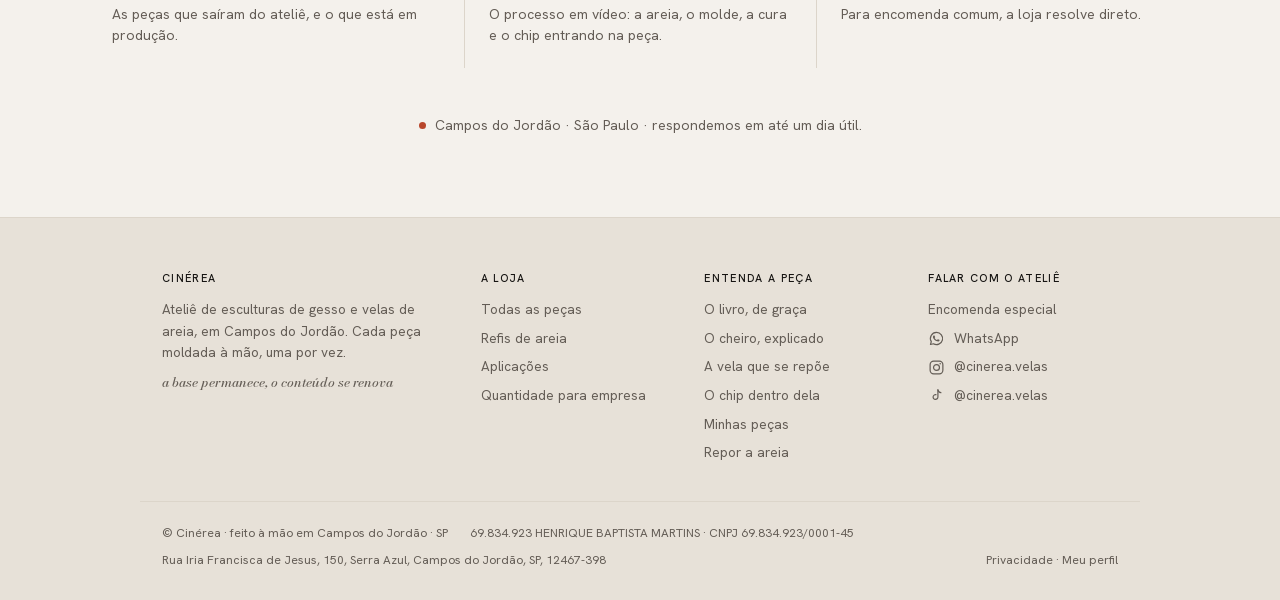
<file: contato/index.html>
<!DOCTYPE html>
<html lang="pt-BR">
<head>
<meta charset="UTF-8">
<meta name="viewport" content="width=device-width,initial-scale=1">
<title>Contato · Cinérea</title>
<meta name="description" content="Encomendas especiais, quantidade para empresas, parcerias e dúvidas. Fale direto com o ateliê, com quem molda cada peça à mão.">
<meta property="og:title" content="Contato · Cinérea">
<meta property="og:image" content="https://cinerea.com.br/compartilhar.jpg">
<meta name="twitter:card" content="summary_large_image">
<link rel="manifest" href="/manifest.webmanifest">
<meta name="theme-color" content="#F2EFEA">
<link rel="icon" href="/icone.svg" type="image/svg+xml">
<link rel="icon" href="/favicon-32.png" sizes="32x32" type="image/png">
<link rel="apple-touch-icon" href="/apple-touch-icon.png">
<meta name="apple-mobile-web-app-title" content="Cinérea">
<link rel="preload" href="/fonts/hanken.woff2" as="font" type="font/woff2" crossorigin>
<link rel="preload" href="/fonts/bodoni.woff2" as="font" type="font/woff2" crossorigin>
<link rel="stylesheet" href="/comum.css">
<style>
  /* A página é uma conversa começando. O WhatsApp é o caminho principal
     porque é como a casa já atende, e porque a mensagem já vai escrita:
     campo em branco é onde a intenção morre. O balão mostra a mensagem
     ANTES de abrir o aplicativo, então a pessoa sabe o que vai mandar. */
  .contato{display:grid;gap:34px;max-width:1100px;margin:0 auto;padding:54px 22px 30px;align-items:center}
  @media(min-width:900px){ .contato{grid-template-columns:1.05fr .95fr;gap:64px;padding-top:72px} }
  /* no celular o botão do WhatsApp tem de caber na primeira tela */
  @media(max-width:899px){
    .contato{padding-top:30px}
    .contato .intro{margin-top:12px;font-size:16px}
    .compor{margin-top:22px}
    .temas{gap:7px}
    .temas button{min-height:38px;padding:0 13px}
    .balao{margin-top:16px}
    .enviar{margin-top:16px}
  }
  .contato .rot{font-size:12.5px;font-weight:500;letter-spacing:.16em;text-transform:uppercase;color:var(--smoke)}
  .contato h1{font-family:'Bodoni Moda';font-weight:500;font-size:clamp(38px,8.6vw,62px);line-height:1.04;margin-top:14px}
  .contato h1 em{font-style:italic;color:var(--ember)}
  .contato .intro{margin-top:18px;font-size:16.5px;line-height:1.6;color:var(--smoke);max-width:470px}

  .compor{margin-top:30px;max-width:470px}
  .compor .q{font-size:12.5px;font-weight:500;letter-spacing:.14em;text-transform:uppercase;color:var(--smoke)}
  /* controle é pílula (a gramática dos botões em comum.css) */
  .temas{display:flex;flex-wrap:wrap;gap:8px;margin-top:12px}
  .temas button{font:inherit;font-size:14px;min-height:40px;padding:0 15px;border-radius:20px;border:1px solid var(--line);
    background:transparent;color:var(--char);cursor:pointer;transition:border-color .18s,background .18s,color .18s}
  .temas button:hover{border-color:var(--char)}
  .temas button[aria-pressed="true"]{background:var(--char);border-color:var(--char);color:var(--paper)}

  .balao{position:relative;margin-top:20px;padding:16px 18px 12px;background:#FBFAF7;border:1px solid var(--line);
    border-radius:16px 16px 16px 4px;box-shadow:0 14px 30px -18px rgba(22,20,18,.35)}
  .balao .para{font-size:11.5px;letter-spacing:.12em;text-transform:uppercase;color:var(--smoke)}
  /* O texto inteiro fica no balão, invisível, e o que está sendo digitado
     vai POR CIMA, na mesma célula: o balão já nasce com a altura final e o
     botão embaixo não pula a cada linha nova. */
  .balao .msg{display:grid;margin-top:7px;font-size:16.5px;line-height:1.5;color:var(--char)}
  .balao .msg>span{grid-area:1/1}
  .balao .fantasma{visibility:hidden}
  .balao .digitado::after{content:'';display:inline-block;width:1.5px;height:1.05em;margin-left:2px;vertical-align:-2px;background:var(--ember);opacity:0}
  .balao.escrevendo .digitado::after{opacity:1;animation:cursor .8s steps(1) infinite}
  .balao .hora{display:block;text-align:right;margin-top:4px;font-size:11.5px;color:var(--smoke);opacity:0;transition:opacity .3s}
  .balao.pronto .hora{opacity:1}
  .balao .hora b{color:var(--ember);font-weight:600;letter-spacing:-.18em;margin-left:5px}
  .digitando{position:absolute;left:18px;top:42px;display:none;gap:5px;height:1.5em;align-items:center}
  .balao.pensando .digitando{display:flex}
  .balao.pensando .digitado{visibility:hidden}
  .digitando i{width:7px;height:7px;border-radius:50%;background:var(--smoke);opacity:.35;animation:pulo 1s ease-in-out infinite}
  .digitando i:nth-child(2){animation-delay:.15s}
  .digitando i:nth-child(3){animation-delay:.3s}
  @keyframes pulo{0%,60%,100%{transform:translateY(0);opacity:.35}30%{transform:translateY(-4px);opacity:.9}}
  @keyframes cursor{50%{opacity:0}}

  .enviar{display:flex;flex-wrap:wrap;align-items:center;gap:14px 20px;margin-top:20px}
  .bt{display:inline-flex;align-items:center;justify-content:center;gap:10px;min-height:54px;padding:0 28px;
      background:var(--char);color:var(--paper);text-decoration:none;border:1px solid var(--char);
      border-radius:2px;font-size:13.5px;font-weight:500;letter-spacing:.12em;text-transform:uppercase;transition:.15s}
  .bt:hover{background:var(--ember);border-color:var(--ember)}
  .bt svg{width:19px;height:19px;flex:none}
  .enviar small{font-size:13.5px;color:var(--smoke);line-height:1.45}

  /* a foto do gesso, numa laje, respirando devagar */
  .contato figure{margin:0}
  .contato figure .moldura{overflow:hidden;aspect-ratio:4/5}
  .contato figure img{display:block;width:100%;height:100%;object-fit:cover;object-position:50% 55%;background:var(--ash)}
  .contato figcaption{margin-top:12px;font-size:14px;color:var(--smoke);text-align:right;font-style:italic;font-family:'Bodoni Moda'}
  @media(max-width:899px){ .contato figure .moldura{aspect-ratio:4/3} }

  /* os assuntos são botões: escolhem o tema e sobem até o balão */
  .assuntos{max-width:1100px;margin:30px auto 0;padding:52px 22px 0;border-top:1px solid var(--line)}
  .assuntos h2{font-family:'Bodoni Moda';font-weight:500;font-size:clamp(26px,6vw,36px);text-align:center}
  .assuntos .sub{text-align:center;margin-top:10px;color:var(--smoke);font-size:15px}
  /* fio de 1px entre os cartões: o fundo da grade aparece pelo vão */
  .lista{display:grid;grid-template-columns:1fr;gap:1px;margin-top:34px;background:var(--line);border:1px solid var(--line)}
  @media(min-width:560px){ .lista{grid-template-columns:repeat(2,1fr)} }
  @media(min-width:900px){ .lista{grid-template-columns:repeat(3,1fr)} }
  /* NO CELULAR, EM FILA DE LADO (nov/2026). Empilhados, os seis tomavam um
     terço da página repetindo os botões lá de cima. Em fila, um por vez com o
     próximo na borda, cabem numa tela. A margem negativa devolve o recuo de
     22 px da seção, e a fila vai de borda a borda. */
  .pontos-lista{display:none}
  @media(max-width:559px){
    .lista{display:flex;gap:12px;overflow-x:auto;scroll-snap-type:x mandatory;scrollbar-width:none;
           background:none;border:0;margin:28px -22px 0;padding:4px 12vw 12px;position:relative}
    .lista::-webkit-scrollbar{display:none}
    .lista .item{flex:0 0 76vw;scroll-snap-align:center;border:1px solid var(--line)}
    .pontos-lista{display:flex;justify-content:center}
    .pontos-lista button{width:44px;height:30px;border:0;background:none;cursor:pointer;display:grid;place-items:center}
    .pontos-lista button::before{content:'';width:7px;height:7px;border-radius:50%;background:var(--line);transition:background .2s ease}
    .pontos-lista button[aria-current="true"]::before{background:var(--char)}
  }
  /* botão centra o conteúdo na vertical por padrão; aqui tudo começa no topo */
  .item{display:flex;flex-direction:column;align-items:flex-start;justify-content:flex-start;text-align:left;
    font:inherit;color:var(--char);background:var(--paper);border:0;padding:28px 26px 26px;cursor:pointer;transition:background .25s}
  .item:hover{background:var(--ash)}
  .item .n{font-family:'Bodoni Moda';font-style:italic;font-size:15px;color:var(--ember)}
  .item h3{font-family:'Bodoni Moda';font-weight:500;font-size:21px;margin-top:6px}
  .item p{margin-top:8px;font-size:14.5px;color:var(--smoke);line-height:1.55;flex:1}
  .item .ir{position:relative;margin-top:16px;font-size:12.5px;letter-spacing:.12em;text-transform:uppercase;color:var(--char);padding-bottom:3px;transition:color .2s}
  .item .ir::after{content:'';position:absolute;left:0;right:0;bottom:0;height:1px;background:var(--ember);transform:scaleX(0);transform-origin:left;transition:transform .3s ease}
  .item:hover .ir,.item:focus-visible .ir{color:var(--ember)}
  .item:hover .ir::after,.item:focus-visible .ir::after{transform:scaleX(1)}

  /* os outros caminhos, discretos: ninguém precisa de quatro caixas iguais */
  .caminhos{max-width:1100px;margin:56px auto 0;padding:0 22px;display:grid;grid-template-columns:1fr}
  @media(min-width:760px){ .caminhos{grid-template-columns:repeat(3,1fr)} }
  .caminhos a{display:block;padding:22px 0;border-bottom:1px solid var(--line);text-decoration:none;color:var(--char)}
  @media(min-width:760px){
    .caminhos a{padding:22px 24px;border-bottom:0;border-left:1px solid var(--line)}
    .caminhos a:first-child{border-left:0;padding-left:0}
  }
  .caminhos small{display:block;font-size:12px;letter-spacing:.14em;text-transform:uppercase;color:var(--smoke)}
  .caminhos strong{display:flex;align-items:center;gap:10px;margin-top:6px;font-family:'Bodoni Moda';font-weight:500;font-size:20px}
  .caminhos strong::after{content:'\2192';font-family:'Hanken Grotesk';font-size:16px;transition:transform .25s ease}
  .caminhos a:hover strong{color:var(--ember)}
  .caminhos a:hover strong::after{transform:translateX(6px)}
  .caminhos span{display:block;margin-top:5px;font-size:14px;color:var(--smoke);line-height:1.5}

  .nota{margin:46px auto 0;text-align:center;font-size:14px;color:var(--smoke);padding:0 22px}
  .nota .vivo{display:inline-block;width:7px;height:7px;border-radius:50%;background:var(--ember);margin-right:9px;vertical-align:1px;animation:brasa 2.6s ease-out infinite}
  @keyframes brasa{0%{box-shadow:0 0 0 0 rgba(184,70,43,.45)}70%,100%{box-shadow:0 0 0 9px rgba(184,70,43,0)}}

  /* MOVIMENTO. O repouso é VISÍVEL; quem esconde é o script, com a classe
     `anima` no <html>, e só depois de ligar quem mostra de volta. Aba
     escondida congela animação no primeiro quadro, e esconder por padrão já
     deixou imagem em opacidade zero no site (a página de aromas). */
  .anima .surge{opacity:0;transform:translateY(22px);transition:opacity .8s ease,transform .8s cubic-bezier(.2,.7,.2,1)}
  .anima .surge.vista{opacity:1;transform:none}
  .anima .contato figure img{animation:respira 16s ease-in-out infinite alternate}
  @keyframes respira{from{transform:scale(1)}to{transform:scale(1.08) translateY(-1.5%)}}
  @media (prefers-reduced-motion: reduce){
    .anima .surge{opacity:1;transform:none;transition:none}
    .anima .contato figure img,.nota .vivo,.digitando i,.balao.escrevendo .digitado::after{animation:none}
  }
</style>
</head>
<body class="nova">

<div class="pavio" aria-hidden="true"><span class="queimado"></span><span class="cera"><i></i><i></i><i></i><i></i></span><span class="poca"></span><span class="chama"></span><span class="cinzas"><i></i><i></i><i></i></span></div>

<header class="topo"><div class="topo-in">
  <a class="marca" href="/"><svg viewBox="0 0 150 150" fill="none" aria-hidden="true"><path d="M108 46 C97 31,70 28,53 42 C36 56,36 94,53 108 C70 122,97 119,108 104" stroke="currentColor" stroke-width="9" fill="none" stroke-linecap="round"/><circle cx="112" cy="75" r="11" fill="#B5462A"/></svg><span>Cinérea</span></a>
  <nav>
    <a href="/">A marca</a>
    <a href="/aromas/">Aromas</a>
    <a href="/aplicacoes/">Aplicações</a>
    <a href="/loja/">Loja</a>
    <a href="/contato/" class="aqui">Contato</a>
  </nav>
  <div class="topo-acoes">
    <a href="https://wa.me/5511958280174" target="_blank" rel="noopener"
       aria-label="Falar no WhatsApp" title="Falar no WhatsApp">
      <svg viewBox="0 0 24 24" fill="none" aria-hidden="true"><path d="M12 3.4a8.6 8.6 0 0 0-7.35 13.05L3.5 20.5l4.15-1.1A8.6 8.6 0 1 0 12 3.4Z" stroke="currentColor" stroke-width="1.7" stroke-linejoin="round"/><path d="M9.35 8.05c-.17-.38-.35-.39-.51-.39h-.44c-.15 0-.4.06-.61.28-.21.22-.8.78-.8 1.9s.82 2.2.93 2.35c.12.15 1.58 2.53 3.9 3.45 1.93.76 2.32.61 2.74.57.42-.04 1.36-.55 1.55-1.09.19-.53.19-.99.13-1.09-.06-.09-.21-.15-.44-.26-.23-.12-1.36-.67-1.57-.75-.21-.08-.36-.11-.51.11-.15.23-.59.75-.72.9-.13.15-.27.17-.5.06-.23-.12-.97-.36-1.85-1.14-.68-.61-1.15-1.36-1.28-1.59-.13-.23-.01-.35.1-.47.1-.1.23-.27.34-.4.11-.14.15-.23.23-.39.08-.15.04-.29-.02-.4-.06-.12-.51-1.24-.7-1.7Z" fill="currentColor"/></svg>
    </a>
    <a href="/perfil/" aria-label="Meu perfil" title="Meu perfil">
      <svg viewBox="0 0 24 24" fill="none" aria-hidden="true">
        <circle cx="12" cy="8.5" r="3.6" stroke="currentColor" stroke-width="1.7"/>
        <path d="M4.8 20c.6-3.6 3.6-6 7.2-6s6.6 2.4 7.2 6" stroke="currentColor" stroke-width="1.7" stroke-linecap="round"/>
      </svg>
      <span class="rot-acao">Perfil</span>
    </a>
  </div>
</div></header>

<main>
  <section class="contato">
    <div>
      <div class="rot surge">Contato</div>
      <h1 class="surge">Fale com<br><em>quem faz.</em></h1>
      <p class="intro surge">O ateliê é pequeno de propósito: quem responde é quem molda, cura e
         acaba cada peça à mão. Encomenda começa por conversa, não por formulário.</p>

      <div class="compor surge" id="compor">
        <div class="q" id="rotTemas">Sobre o que você quer falar?</div>
        <div class="temas" role="group" aria-labelledby="rotTemas">
          <button type="button" data-tema="peca" aria-pressed="true">Uma peça</button>
          <button type="button" data-tema="especial" aria-pressed="false">Encomenda especial</button>
          <button type="button" data-tema="empresa" aria-pressed="false">Empresa</button>
          <button type="button" data-tema="casamento" aria-pressed="false">Casamento</button>
          <button type="button" data-tema="homenagem" aria-pressed="false">Homenagem</button>
          <button type="button" data-tema="refil" aria-pressed="false">Refil</button>
          <button type="button" data-tema="parceria" aria-pressed="false">Parceria</button>
        </div>

        <div class="balao pronto" id="balao" aria-live="polite">
          <div class="para">Sua mensagem para o ateliê</div>
          <div class="digitando" aria-hidden="true"><i></i><i></i><i></i></div>
          <div class="msg"><span class="fantasma" id="fantasma" aria-hidden="true">Oi! Vim pelo site da Cinérea e gostaria de falar sobre uma peça.</span><span class="digitado" id="msg">Oi! Vim pelo site da Cinérea e gostaria de falar sobre uma peça.</span></div>
          <span class="hora">pronta para enviar<b aria-hidden="true">&#10003;&#10003;</b></span>
        </div>

        <div class="enviar">
          <a class="bt" id="zap" href="https://wa.me/5511958280174" rel="noopener">
            <svg viewBox="0 0 24 24" fill="none" aria-hidden="true"><path d="M12 3.4a8.6 8.6 0 0 0-7.35 13.05L3.5 20.5l4.15-1.1A8.6 8.6 0 1 0 12 3.4Z" stroke="currentColor" stroke-width="1.7" stroke-linejoin="round"/><path d="M9.35 8.05c-.17-.38-.35-.39-.51-.39h-.44c-.15 0-.4.06-.61.28-.21.22-.8.78-.8 1.9s.82 2.2.93 2.35c.12.15 1.58 2.53 3.9 3.45 1.93.76 2.32.61 2.74.57.42-.04 1.36-.55 1.55-1.09.19-.53.19-.99.13-1.09-.06-.09-.21-.15-.44-.26-.23-.12-1.36-.67-1.57-.75-.21-.08-.36-.11-.51.11-.15.23-.59.75-.72.9-.13.15-.27.17-.5.06-.23-.12-.97-.36-1.85-1.14-.68-.61-1.15-1.36-1.28-1.59-.13-.23-.01-.35.1-.47.1-.1.23-.27.34-.4.11-.14.15-.23.23-.39.08-.15.04-.29-.02-.4-.06-.12-.51-1.24-.7-1.7Z" fill="currentColor"/></svg>
            Abrir no WhatsApp</a>
          <small>Você ainda pode mudar o texto<br>antes de enviar.</small>
        </div>
      </div>
    </div>

    <figure class="surge">
      <div class="moldura laje l3 pousada"><img src="/gesso-despejo.jpg" width="896" height="1200" decoding="async"
           alt="Gesso líquido sendo despejado num molde, no ateliê."></div>
      <figcaption>o gesso, antes de virar peça</figcaption>
    </figure>
  </section>

  <section class="assuntos">
    <h2 class="surge">Do que costumam falar</h2>
    <p class="sub surge">Escolha um, e a mensagem já sai com o assunto.</p>
    <div class="lista surge">
      <button type="button" class="item" data-tema="especial"><span class="n">i.</span><h3>Encomenda especial</h3>
        <p>Uma peça feita para uma data, um nome, um formato que não está na loja.</p><span class="ir">Escrever sobre isso</span></button>
      <button type="button" class="item" data-tema="empresa"><span class="n">ii.</span><h3>Quantidade para empresa</h3>
        <p>Lembrança de evento, brinde de fim de ano, peça de mesa para restaurante ou
           pousada, com o conteúdo do chip já configurado.</p><span class="ir">Escrever sobre isso</span></button>
      <button type="button" class="item" data-tema="casamento"><span class="n">iii.</span><h3>Convite de casamento</h3>
        <p>O convite como objeto, que depois da festa vira lembrança. Costuma pedir
           conversa antes, porque cada casamento é um.</p><span class="ir">Escrever sobre isso</span></button>
      <button type="button" class="item" data-tema="homenagem"><span class="n">iv.</span><h3>Homenagem</h3>
        <p>Peça para guardar a memória de alguém. Fazemos com calma e sem pressa
           de orçamento.</p><span class="ir">Escrever sobre isso</span></button>
      <button type="button" class="item" data-tema="refil"><span class="n">v.</span><h3>Refil de areia</h3>
        <p>A areia da sua peça acabou. Diga o modelo, e a gente diz quanto repor
           para o tamanho dela.</p><span class="ir">Escrever sobre isso</span></button>
      <button type="button" class="item" data-tema="parceria"><span class="n">vi.</span><h3>Parceria</h3>
        <p>Lojas, pousadas e ateliês que querem trabalhar com as peças, ou usar
           o chip nos próprios produtos.</p><span class="ir">Escrever sobre isso</span></button>
    </div>
    <div class="pontos-lista" id="pontosLista"></div>
  </section>

  <nav class="caminhos" aria-label="Outros caminhos">
    <a class="surge" href="https://instagram.com/cinerea.velas" rel="noopener"><small>Instagram</small>
      <strong>@cinerea.velas</strong><span>As peças que saíram do ateliê, e o que está em produção.</span></a>
    <a class="surge" href="https://www.tiktok.com/@cinerea.velas" rel="noopener"><small>TikTok</small>
      <strong>@cinerea.velas</strong><span>O processo em vídeo: a areia, o molde, a cura e o chip entrando na peça.</span></a>
    <a class="surge" href="/loja/"><small>Sem conversa</small>
      <strong>A loja</strong><span>Para encomenda comum, a loja resolve direto.</span></a>
  </nav>

  <p class="nota surge"><span class="vivo" aria-hidden="true"></span>Campos do Jordão · São Paulo · respondemos em até um dia útil.</p>
</main>

<footer class="rodape">
  <div class="rodape-in">
    <div>
      <h3>Cinérea</h3>
      <p>Ateliê de esculturas de gesso e velas de areia, em Campos do
         Jordão. Cada peça moldada à mão, uma por vez.</p>
      <p class="lema">a base permanece, o conteúdo se renova</p>
    </div>
    <div>
      <h3>A loja</h3>
      <a href="/loja/">Todas as peças</a>
      <a href="/loja/?colecao=Refis">Refis de areia</a>
      <a href="/aplicacoes/">Aplicações</a>
      <a href="/contato/?sobre=empresa">Quantidade para empresa</a>
    </div>
    <div>
      <h3>Entenda a peça</h3>
      <a href="/livro/">O livro, de graça</a>
      <a href="/aromas/">O cheiro, explicado</a>
      <a href="/#areia">A vela que se repõe</a>
      <a href="/#chip">O chip dentro dela</a>
      <a href="/perfil/">Minhas peças</a>
      <a href="/loja/?colecao=Refis">Repor a areia</a>
    </div>
    <div>
      <h3>Falar com o ateliê</h3>
      <a href="/contato/">Encomenda especial</a>
      <a class="rede" href="https://wa.me/5511958280174" rel="noopener">
        <svg viewBox="0 0 24 24" fill="none" aria-hidden="true"><path d="M12 3.4a8.6 8.6 0 0 0-7.35 13.05L3.5 20.5l4.15-1.1A8.6 8.6 0 1 0 12 3.4Z" stroke="currentColor" stroke-width="1.7" stroke-linejoin="round"/><path d="M9.35 8.05c-.17-.38-.35-.39-.51-.39h-.44c-.15 0-.4.06-.61.28-.21.22-.8.78-.8 1.9s.82 2.2.93 2.35c.12.15 1.58 2.53 3.9 3.45 1.93.76 2.32.61 2.74.57.42-.04 1.36-.55 1.55-1.09.19-.53.19-.99.13-1.09-.06-.09-.21-.15-.44-.26-.23-.12-1.36-.67-1.57-.75-.21-.08-.36-.11-.51.11-.15.23-.59.75-.72.9-.13.15-.27.17-.5.06-.23-.12-.97-.36-1.85-1.14-.68-.61-1.15-1.36-1.28-1.59-.13-.23-.01-.35.1-.47.1-.1.23-.27.34-.4.11-.14.15-.23.23-.39.08-.15.04-.29-.02-.4-.06-.12-.51-1.24-.7-1.7Z" fill="currentColor"/></svg>
        <span>WhatsApp</span></a>
      <a class="rede" href="https://instagram.com/cinerea.velas" rel="noopener">
        <svg viewBox="0 0 24 24" fill="none" aria-hidden="true"><rect x="3" y="3" width="18" height="18" rx="5" stroke="currentColor" stroke-width="1.7"/><circle cx="12" cy="12" r="4.2" stroke="currentColor" stroke-width="1.7"/><circle cx="17.2" cy="6.8" r="1.1" fill="currentColor"/></svg>
        <span>@cinerea.velas</span></a>
      <a class="rede" href="https://www.tiktok.com/@cinerea.velas" rel="noopener">
        <svg viewBox="0 0 24 24" fill="none" aria-hidden="true"><path d="M14 4v10.2a3.4 3.4 0 1 1-2.8-3.35" stroke="currentColor" stroke-width="1.7" stroke-linecap="round" stroke-linejoin="round"/><path d="M14 4c.4 2.2 1.9 3.7 4.2 3.9" stroke="currentColor" stroke-width="1.7" stroke-linecap="round" stroke-linejoin="round"/></svg>
        <span>@cinerea.velas</span></a>
    </div>
  </div>
  <div class="fim">
    <span>© Cinérea · feito à mão em Campos do Jordão · SP</span>
    <!-- Decreto 7.962/2013, art. 2º: site que vende mostra nome empresarial,
         CNPJ e endereço físico e eletrônico em local visível. O endereço é o do
         CNPJ, que é também o do ateliê. O e-mail entra quando existir. -->
    <span>69.834.923 HENRIQUE BAPTISTA MARTINS · CNPJ 69.834.923/0001-45</span>
    <span>Rua Iria Francisca de Jesus, 150, Serra Azul, Campos do Jordão, SP, 12467-398</span>
    <span class="direita"><a href="/privacidade/">Privacidade</a> · <a href="/perfil/">Meu perfil</a></span>
  </div>
</footer>

<script>
  // A mensagem já vai escrita: campo em branco é onde a intenção morre.
  // Se a pessoa chegou de um link com assunto (/contato/?sobre=refil), ele
  // vem junto, e o ateliê sabe de onde ela veio sem perguntar. Os nomes de
  // `sobre` são contrato: cardapio, empresa e refil estão em links do site.
  (function () {
    var NUMERO = '5511958280174';
    var ASSUNTOS = {
      peca:      'Oi! Vim pelo site da Cinérea e gostaria de falar sobre uma peça.',
      especial:  'Oi! Queria uma peça feita sob encomenda, para uma ocasião especial.',
      cardapio:  'Oi! Quero peças com cardápio para o meu restaurante.',
      casamento: 'Oi! Quero peças para o meu casamento.',
      empresa:   'Oi! Quero peças em quantidade para a minha empresa.',
      homenagem: 'Oi! Gostaria de uma peça de homenagem.',
      pousada:   'Oi! Quero peças para os quartos da minha pousada.',
      refil:     'Oi! Preciso repor a areia da minha peça. O modelo é:',
      parceria:  'Oi! Gostaria de falar sobre uma parceria.',
    };
    var zap = document.getElementById('zap');
    var balao = document.getElementById('balao');
    var msg = document.getElementById('msg');
    var fantasma = document.getElementById('fantasma');
    var botoes = document.querySelectorAll('.temas button');
    var quieto = window.matchMedia && matchMedia('(prefers-reduced-motion: reduce)').matches;
    var vez = 0;

    function link(t) { zap.href = 'https://wa.me/' + NUMERO + '?text=' + encodeURIComponent(t); }

    // O balão "digita": três pontos, depois letra por letra. O texto inteiro
    // já está no HTML, então sem script a página mostra a mensagem pronta, e
    // o link já sai certo antes da animação começar.
    function escrever(texto, pausa) {
      var minha = ++vez;
      link(texto);
      fantasma.textContent = texto;
      if (quieto) { msg.textContent = texto; return; }
      balao.classList.remove('pronto', 'escrevendo');
      balao.classList.add('pensando');
      setTimeout(function () {
        if (minha !== vez) return;
        balao.classList.remove('pensando');
        balao.classList.add('escrevendo');
        msg.textContent = '';
        var i = 0;
        (function letra() {
          if (minha !== vez) return;
          i += 1;
          msg.textContent = texto.slice(0, i);
          if (i < texto.length) setTimeout(letra, 24);
          else { balao.classList.remove('escrevendo'); balao.classList.add('pronto'); }
        })();
      }, pausa);
    }

    function marcar(tema) {
      botoes.forEach(function (b) { b.setAttribute('aria-pressed', b.dataset.tema === tema ? 'true' : 'false'); });
    }

    function escolher(tema, pausa) {
      marcar(tema);
      escrever(ASSUNTOS[tema] || ASSUNTOS.peca, pausa);
    }

    botoes.forEach(function (b) {
      b.addEventListener('click', function () { escolher(b.dataset.tema, 420); });
    });
    document.querySelectorAll('.item[data-tema]').forEach(function (b) {
      b.addEventListener('click', function () {
        document.getElementById('compor').scrollIntoView({ behavior: quieto ? 'auto' : 'smooth', block: 'center' });
        escolher(b.dataset.tema, 700);
      });
    });

    var pedido = new URLSearchParams(location.search).get('sobre');
    var inicial = ASSUNTOS[pedido] ? pedido : 'peca';
    marcar(inicial);
    msg.textContent = fantasma.textContent = ASSUNTOS[inicial];
    link(ASSUNTOS[inicial]);
    // a primeira mensagem se escreve quando a pessoa está olhando, não antes
    if (!quieto) {
      var comecou = false;
      var comeca = function () { if (!comecou) { comecou = true; escrever(ASSUNTOS[inicial], 900); } };
      if (document.visibilityState === 'visible') comeca();
      else document.addEventListener('visibilitychange', function v() {
        if (document.visibilityState !== 'visible') return;
        document.removeEventListener('visibilitychange', v);
        comeca();
      });
    }
  })();

  // As seções surgem ao chegar. Decoração: sem IntersectionObserver, ou com
  // movimento reduzido, a classe `anima` nunca entra e tudo fica à vista.
  (function () {
    if (!('IntersectionObserver' in window)) return;
    if (window.matchMedia && matchMedia('(prefers-reduced-motion: reduce)').matches) return;
    var olho = new IntersectionObserver(function (entradas) {
      entradas.forEach(function (e) {
        if (!e.isIntersecting) return;
        e.target.classList.add('vista');
        olho.unobserve(e.target);
      });
    }, { rootMargin: '0px 0px -8% 0px' });
    document.documentElement.classList.add('anima');
    document.querySelectorAll('.surge').forEach(function (e) { olho.observe(e); });
  })();
</script>
<script>
/* Os pontos da fila de assuntos, só no celular: dizem em qual se está e
 * levam a cada um. */
(function () {
  var fila = document.querySelector('.lista'), pts = document.getElementById('pontosLista');
  if (!fila || !pts) return;
  var itens = Array.prototype.slice.call(fila.querySelectorAll('.item'));
  itens.forEach(function (it) {
    var b = document.createElement('button');
    b.type = 'button';
    b.setAttribute('aria-label', 'Ver ' + it.querySelector('h3').textContent);
    b.onclick = function () { fila.scrollTo({ left: it.offsetLeft - (fila.clientWidth - it.offsetWidth) / 2, behavior: 'smooth' }); };
    pts.appendChild(b);
  });
  function marcar() {
    var meio = fila.scrollLeft + fila.clientWidth / 2, perto = 0, d = Infinity;
    itens.forEach(function (it, i) { var x = Math.abs(it.offsetLeft + it.offsetWidth / 2 - meio); if (x < d) { d = x; perto = i; } });
    Array.prototype.forEach.call(pts.children, function (b, i) { b.setAttribute('aria-current', i === perto ? 'true' : 'false'); });
  }
  fila.addEventListener('scroll', marcar, { passive: true });
  marcar();
})();
</script>
<script src="/vivo.js" defer></script>
<script src="/contador.js" defer></script>
</body>
</html>
</file>
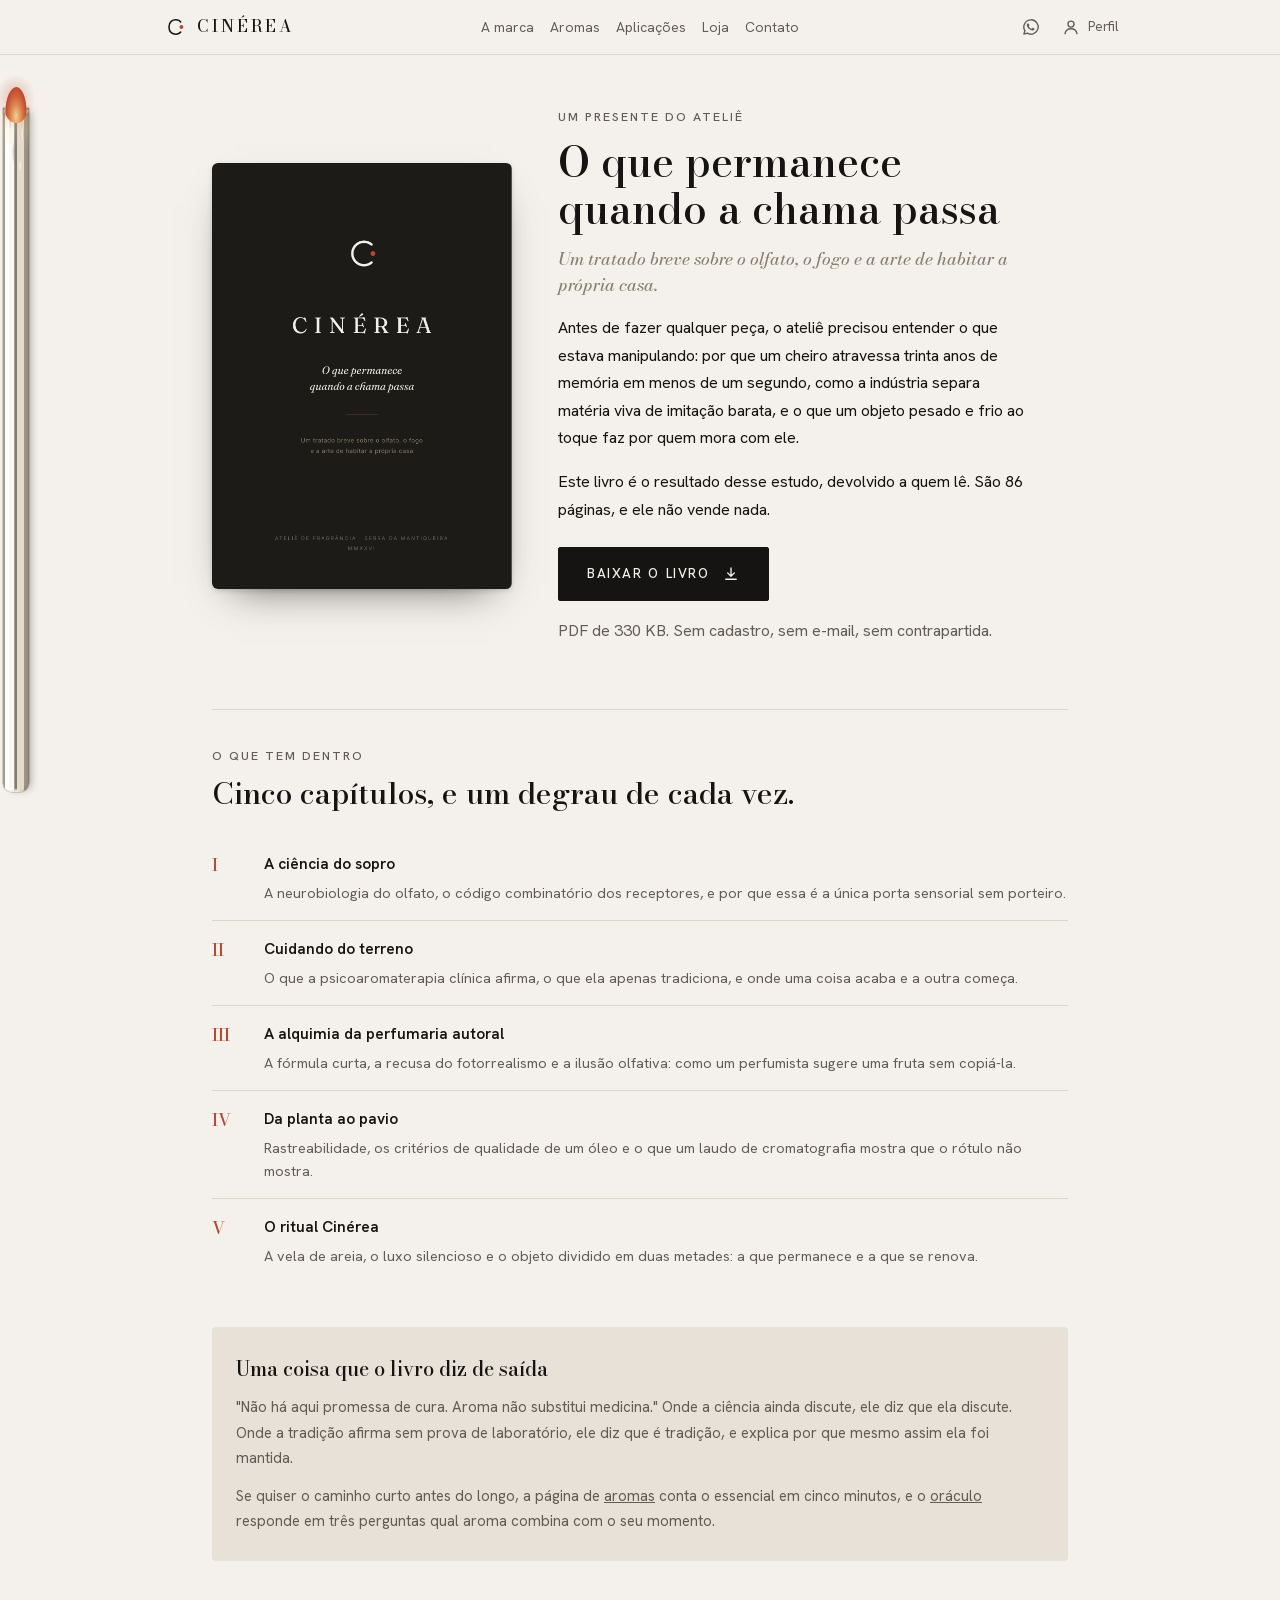
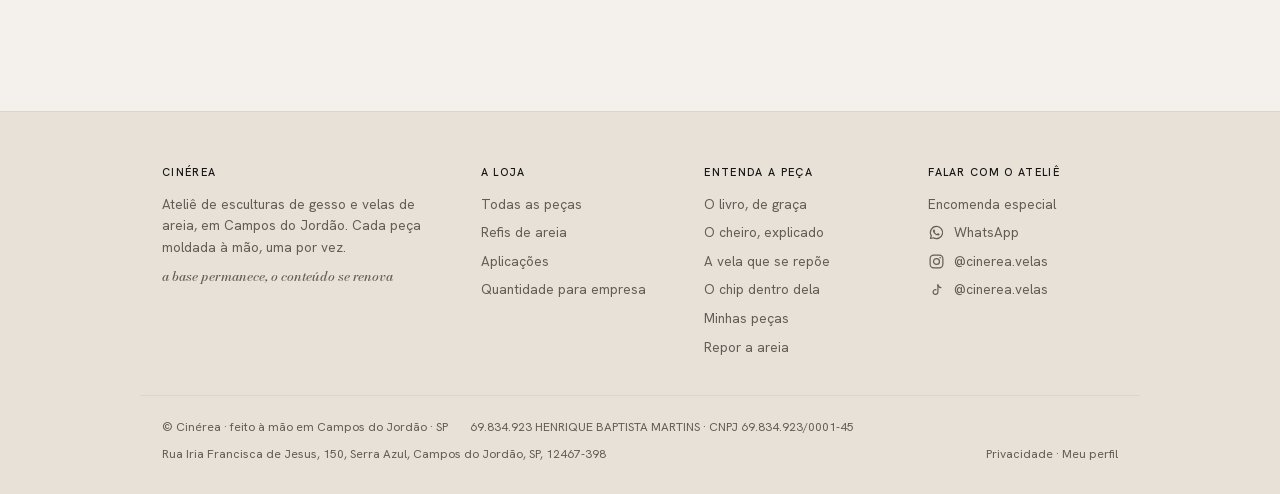
<file: livro/index.html>
<!DOCTYPE html>
<html lang="pt-BR">
<head>
<meta charset="UTF-8">
<meta name="viewport" content="width=device-width,initial-scale=1">
<title>O livro · Cinérea</title>
<meta name="description" content="O que permanece quando a chama passa: um tratado breve sobre o olfato, o fogo e a arte de habitar a própria casa. 86 páginas, de graça, sem cadastro.">
<meta property="og:title" content="O que permanece quando a chama passa · Cinérea">
<meta property="og:description" content="Um tratado breve sobre o olfato, o fogo e a arte de habitar a própria casa. De graça, sem cadastro.">
<meta property="og:image" content="https://cinerea.com.br/livro/capa.webp">
<link rel="manifest" href="/manifest.webmanifest">
<meta name="theme-color" content="#F2EFEA">
<link rel="icon" href="/icone.svg" type="image/svg+xml">
<link rel="icon" href="/favicon-32.png" sizes="32x32" type="image/png">
<link rel="apple-touch-icon" href="/apple-touch-icon.png">
<meta name="apple-mobile-web-app-title" content="Cinérea">
<link rel="preload" href="/fonts/hanken.woff2" as="font" type="font/woff2" crossorigin>
<link rel="preload" href="/fonts/bodoni.woff2" as="font" type="font/woff2" crossorigin>
<link rel="stylesheet" href="/comum.css">
<style>
  /* O quarto tom, o mesmo do oráculo, declarado aqui e não no comum.css: cor
     nova em folha compartilhada é cor que vaza para páginas que não a pediram. */
  :root{--morno:#8A7E70}

  .palco{max-width:900px;margin:0 auto;padding:52px 22px 70px}

  /* A CAPA AO LADO DO CONVITE. O livro é um objeto, e mostrar a capa é o que o
     faz parecer um: "baixe nosso material" com um ícone de PDF é isca de
     newsletter, e este aqui não é isca, é presente. */
  .oferta{display:grid;gap:30px;align-items:center}
  @media(min-width:760px){ .oferta{grid-template-columns:300px 1fr;gap:46px} }
  /* NO CELULAR O BOTÃO ENTRA NA PRIMEIRA TELA (nov/2026). A capa a 300 px
     tomava a tela inteira e o "Baixar" ficava na segunda. Agora a capa
     encolhe, e o botão sobe para logo depois do título e da linha em itálico;
     os dois parágrafos que explicam o livro vêm depois dele. */
  @media(max-width:759px){
    .palco{padding-top:30px}
    .oferta{gap:22px}
    .oferta .capa-livro{max-width:140px;margin:0}
    .oferta > div{display:flex;flex-direction:column;align-items:flex-start}
    .oferta > div > *{order:6}
    .oferta > div > .rot{order:1}
    .oferta > div > h1{order:2}
    .oferta > div > .sub{order:3}
    .oferta > div > .baixar{order:4}
    .oferta > div > .selo{order:5}
  }

  .capa-livro{
    width:100%;max-width:300px;height:auto;display:block;margin:0 auto;
    border-radius:6px;
    /* A sombra é a única da página, e existe porque a capa é escura sobre papel
       claro: sem ela o retângulo preto flutua sem peso. */
    box-shadow:0 18px 40px -22px rgba(28,26,23,.75), 0 2px 6px -2px rgba(28,26,23,.25);
  }

  .oferta .rot{font-size:12.5px;font-weight:500;letter-spacing:.16em;text-transform:uppercase;color:var(--smoke)}
  .oferta h1{font-family:'Bodoni Moda';font-weight:500;font-size:clamp(29px,7vw,42px);
             line-height:1.13;margin-top:12px;text-wrap:balance}
  .oferta .sub{margin-top:12px;font-family:'Bodoni Moda';font-weight:500;font-style:italic;
               font-size:17.5px;color:var(--morno);line-height:1.5}
  .oferta p{margin-top:16px;font-size:16px;line-height:1.72;max-width:52ch}

  /* O botão é o mesmo de ação do resto do site (nov/2026): carvão, cantos
     quase retos e caixa alta espaçada, como o "Ver as peças" da home. Era
     brasa, arredondado e com sombra, e destoava da gramática do comum.css. */
  .baixar{
    display:inline-flex;align-items:center;justify-content:center;gap:12px;margin-top:24px;
    min-height:54px;padding:0 28px;background:var(--char);color:var(--paper);border:1px solid var(--char);
    text-decoration:none;border-radius:2px;font-size:13.5px;font-weight:500;letter-spacing:.12em;text-transform:uppercase;
    transition:background .15s ease,border-color .15s ease;
  }
  .baixar svg{width:18px;height:18px;transition:transform .15s ease}
  .baixar:hover{background:var(--ember);border-color:var(--ember)}
  .baixar:hover svg{transform:translateY(2px)}
  .selo{margin-top:12px;font-size:13px;color:var(--smoke);line-height:1.6}

  /* ---- o que tem dentro ---- */
  .dentro{margin-top:64px;padding-top:36px;border-top:1px solid var(--line)}
  .dentro > .rot{font-size:12.5px;font-weight:500;letter-spacing:.16em;text-transform:uppercase;color:var(--smoke)}
  .dentro h2{font-family:'Bodoni Moda';font-weight:500;font-size:clamp(23px,5.4vw,30px);
             line-height:1.16;margin-top:10px}
  .capitulos{margin-top:26px;display:grid;gap:0}
  .cap{display:grid;grid-template-columns:38px 1fr;gap:4px 14px;padding:16px 0;
       border-bottom:1px solid var(--line)}
  .cap:last-child{border-bottom:none}
  .cap .n{font-family:'Bodoni Moda';font-weight:500;font-size:17px;color:var(--ember);grid-row:span 2}
  .cap b{font-size:15.5px}
  .cap span{font-size:14.5px;color:var(--smoke);line-height:1.6;grid-column:2}

  .nota{margin-top:44px;background:var(--ash);border-radius:4px;padding:26px 24px}
  .nota h3{font-family:'Bodoni Moda';font-weight:500;font-size:20px}
  .nota p{margin-top:10px;font-size:15px;color:var(--smoke);line-height:1.7}
  .nota p + p{margin-top:12px}
</style>
</head>
<body class="nova">

<div class="pavio" aria-hidden="true"><span class="queimado"></span><span class="cera"><i></i><i></i><i></i><i></i></span><span class="poca"></span><span class="chama"></span><span class="cinzas"><i></i><i></i><i></i></span></div>

<header class="topo"><div class="topo-in">
  <a class="marca" href="/"><svg viewBox="0 0 150 150" fill="none" aria-hidden="true"><path d="M108 46 C97 31,70 28,53 42 C36 56,36 94,53 108 C70 122,97 119,108 104" stroke="currentColor" stroke-width="9" fill="none" stroke-linecap="round"/><circle cx="112" cy="75" r="11" fill="#B5462A"/></svg><span>Cinérea</span></a>
  <nav>
    <a href="/">A marca</a>
    <a href="/aromas/">Aromas</a>
    <a href="/aplicacoes/">Aplicações</a>
    <a href="/loja/">Loja</a>
    <a href="/contato/">Contato</a>
  </nav>
  <div class="topo-acoes">
    <a href="https://wa.me/5511958280174" target="_blank" rel="noopener"
       aria-label="Falar no WhatsApp" title="Falar no WhatsApp">
      <svg viewBox="0 0 24 24" fill="none" aria-hidden="true"><path d="M12 3.4a8.6 8.6 0 0 0-7.35 13.05L3.5 20.5l4.15-1.1A8.6 8.6 0 1 0 12 3.4Z" stroke="currentColor" stroke-width="1.7" stroke-linejoin="round"/><path d="M9.35 8.05c-.17-.38-.35-.39-.51-.39h-.44c-.15 0-.4.06-.61.28-.21.22-.8.78-.8 1.9s.82 2.2.93 2.35c.12.15 1.58 2.53 3.9 3.45 1.93.76 2.32.61 2.74.57.42-.04 1.36-.55 1.55-1.09.19-.53.19-.99.13-1.09-.06-.09-.21-.15-.44-.26-.23-.12-1.36-.67-1.57-.75-.21-.08-.36-.11-.51.11-.15.23-.59.75-.72.9-.13.15-.27.17-.5.06-.23-.12-.97-.36-1.85-1.14-.68-.61-1.15-1.36-1.28-1.59-.13-.23-.01-.35.1-.47.1-.1.23-.27.34-.4.11-.14.15-.23.23-.39.08-.15.04-.29-.02-.4-.06-.12-.51-1.24-.7-1.7Z" fill="currentColor"/></svg>
    </a>
    <a href="/perfil/" aria-label="Meu perfil" title="Meu perfil">
      <svg viewBox="0 0 24 24" fill="none" aria-hidden="true">
        <circle cx="12" cy="8.5" r="3.6" stroke="currentColor" stroke-width="1.7"/>
        <path d="M4.8 20c.6-3.6 3.6-6 7.2-6s6.6 2.4 7.2 6" stroke="currentColor" stroke-width="1.7" stroke-linecap="round"/>
      </svg>
      <span class="rot-acao">Perfil</span>
    </a>
  </div>
</div></header>

<main class="palco">

  <section class="oferta">
    <img class="capa-livro" src="/livro/capa.webp" width="1165" height="1654"
         alt="Capa do livro: fundo escuro com a marca da Cinérea e o título O que permanece quando a chama passa.">
    <div>
      <div class="rot">Um presente do ateliê</div>
      <h1>O que permanece quando a chama&nbsp;passa</h1>
      <p class="sub">Um tratado breve sobre o olfato, o fogo e a arte de habitar
         a própria casa.</p>
      <p>Antes de fazer qualquer peça, o ateliê precisou entender o que estava
         manipulando: por que um cheiro atravessa trinta anos de memória em menos
         de um segundo, como a indústria separa matéria viva de imitação barata, e
         o que um objeto pesado e frio ao toque faz por quem mora com ele.</p>
      <p>Este livro é o resultado desse estudo, devolvido a quem lê. São 86
         páginas, e ele não vende nada.</p>
      <a class="baixar" href="/livro/cinerea-o-que-permanece.pdf" download>
        Baixar o livro
        <svg viewBox="0 0 24 24" fill="none" aria-hidden="true">
          <path d="M12 4v11m0 0 4.5-4.5M12 15l-4.5-4.5M5 19h14" stroke="currentColor"
                stroke-width="1.8" stroke-linecap="round" stroke-linejoin="round"/>
        </svg>
      </a>
      <!-- SEM CADASTRO, e isso é uma decisão e não um esquecimento. Trocar o
           livro por um e-mail é o padrão do mercado e renderia uma lista, mas
           a página de privacidade deste site promete nenhum rastreador e
           nenhuma venda de dados, e o dono chamou isto de presente. Presente
           com formulário na frente é amostra grátis. -->
      <p class="selo">PDF de 330 KB. Sem cadastro, sem e-mail, sem contrapartida.</p>
    </div>
  </section>

  <section class="dentro">
    <div class="rot">O que tem dentro</div>
    <h2>Cinco capítulos, e um degrau de cada vez.</h2>
    <div class="capitulos">
      <div class="cap">
        <div class="n">I</div>
        <b>A ciência do sopro</b>
        <span>A neurobiologia do olfato, o código combinatório dos receptores, e
          por que essa é a única porta sensorial sem porteiro.</span>
      </div>
      <div class="cap">
        <div class="n">II</div>
        <b>Cuidando do terreno</b>
        <span>O que a psicoaromaterapia clínica afirma, o que ela apenas
          tradiciona, e onde uma coisa acaba e a outra começa.</span>
      </div>
      <div class="cap">
        <div class="n">III</div>
        <b>A alquimia da perfumaria autoral</b>
        <span>A fórmula curta, a recusa do fotorrealismo e a ilusão olfativa: como
          um perfumista sugere uma fruta sem copiá-la.</span>
      </div>
      <div class="cap">
        <div class="n">IV</div>
        <b>Da planta ao pavio</b>
        <span>Rastreabilidade, os critérios de qualidade de um óleo e o que um
          laudo de cromatografia mostra que o rótulo não mostra.</span>
      </div>
      <div class="cap">
        <div class="n">V</div>
        <b>O ritual Cinérea</b>
        <span>A vela de areia, o luxo silencioso e o objeto dividido em duas
          metades: a que permanece e a que se renova.</span>
      </div>
    </div>

    <div class="nota">
      <h3>Uma coisa que o livro diz de saída</h3>
      <p>"Não há aqui promessa de cura. Aroma não substitui medicina." Onde a
         ciência ainda discute, ele diz que ela discute. Onde a tradição afirma
         sem prova de laboratório, ele diz que é tradição, e explica por que
         mesmo assim ela foi mantida.</p>
      <p>Se quiser o caminho curto antes do longo, a página de
         <a href="/aromas/">aromas</a> conta o essencial em cinco minutos, e o
         <a href="/oraculo/">oráculo</a> responde em três perguntas qual aroma
         combina com o seu momento.</p>
    </div>
  </section>

</main>

<footer class="rodape">
  <div class="rodape-in">
    <div>
      <h3>Cinérea</h3>
      <p>Ateliê de esculturas de gesso e velas de areia, em Campos do
         Jordão. Cada peça moldada à mão, uma por vez.</p>
      <p class="lema">a base permanece, o conteúdo se renova</p>
    </div>
    <div>
      <h3>A loja</h3>
      <a href="/loja/">Todas as peças</a>
      <a href="/loja/?colecao=Refis">Refis de areia</a>
      <a href="/aplicacoes/">Aplicações</a>
      <a href="/contato/?sobre=empresa">Quantidade para empresa</a>
    </div>
    <div>
      <h3>Entenda a peça</h3>
      <a href="/livro/">O livro, de graça</a>
      <a href="/aromas/">O cheiro, explicado</a>
      <a href="/#areia">A vela que se repõe</a>
      <a href="/#chip">O chip dentro dela</a>
      <a href="/perfil/">Minhas peças</a>
      <a href="/loja/?colecao=Refis">Repor a areia</a>
    </div>
    <div>
      <h3>Falar com o ateliê</h3>
      <a href="/contato/">Encomenda especial</a>
      <a class="rede" href="https://wa.me/5511958280174" rel="noopener">
        <svg viewBox="0 0 24 24" fill="none" aria-hidden="true"><path d="M12 3.4a8.6 8.6 0 0 0-7.35 13.05L3.5 20.5l4.15-1.1A8.6 8.6 0 1 0 12 3.4Z" stroke="currentColor" stroke-width="1.7" stroke-linejoin="round"/><path d="M9.35 8.05c-.17-.38-.35-.39-.51-.39h-.44c-.15 0-.4.06-.61.28-.21.22-.8.78-.8 1.9s.82 2.2.93 2.35c.12.15 1.58 2.53 3.9 3.45 1.93.76 2.32.61 2.74.57.42-.04 1.36-.55 1.55-1.09.19-.53.19-.99.13-1.09-.06-.09-.21-.15-.44-.26-.23-.12-1.36-.67-1.57-.75-.21-.08-.36-.11-.51.11-.15.23-.59.75-.72.9-.13.15-.27.17-.5.06-.23-.12-.97-.36-1.85-1.14-.68-.61-1.15-1.36-1.28-1.59-.13-.23-.01-.35.1-.47.1-.1.23-.27.34-.4.11-.14.15-.23.23-.39.08-.15.04-.29-.02-.4-.06-.12-.51-1.24-.7-1.7Z" fill="currentColor"/></svg>
        <span>WhatsApp</span></a>
      <a class="rede" href="https://instagram.com/cinerea.velas" rel="noopener">
        <svg viewBox="0 0 24 24" fill="none" aria-hidden="true"><rect x="3" y="3" width="18" height="18" rx="5" stroke="currentColor" stroke-width="1.7"/><circle cx="12" cy="12" r="4.2" stroke="currentColor" stroke-width="1.7"/><circle cx="17.2" cy="6.8" r="1.1" fill="currentColor"/></svg>
        <span>@cinerea.velas</span></a>
      <a class="rede" href="https://www.tiktok.com/@cinerea.velas" rel="noopener">
        <svg viewBox="0 0 24 24" fill="none" aria-hidden="true"><path d="M14 4v10.2a3.4 3.4 0 1 1-2.8-3.35" stroke="currentColor" stroke-width="1.7" stroke-linecap="round" stroke-linejoin="round"/><path d="M14 4c.4 2.2 1.9 3.7 4.2 3.9" stroke="currentColor" stroke-width="1.7" stroke-linecap="round" stroke-linejoin="round"/></svg>
        <span>@cinerea.velas</span></a>
    </div>
  </div>
  <div class="fim">
    <span>© Cinérea · feito à mão em Campos do Jordão · SP</span>
    <!-- Decreto 7.962/2013, art. 2º: site que vende mostra nome empresarial,
         CNPJ e endereço físico e eletrônico em local visível. O endereço é o do
         CNPJ, que é também o do ateliê. O e-mail entra quando existir. -->
    <span>69.834.923 HENRIQUE BAPTISTA MARTINS · CNPJ 69.834.923/0001-45</span>
    <span>Rua Iria Francisca de Jesus, 150, Serra Azul, Campos do Jordão, SP, 12467-398</span>
    <span class="direita"><a href="/privacidade/">Privacidade</a> · <a href="/perfil/">Meu perfil</a></span>
  </div>
</footer>

<script src="/vivo.js" defer></script>
<script src="/contador.js" defer></script>
</body>
</html>
</file>
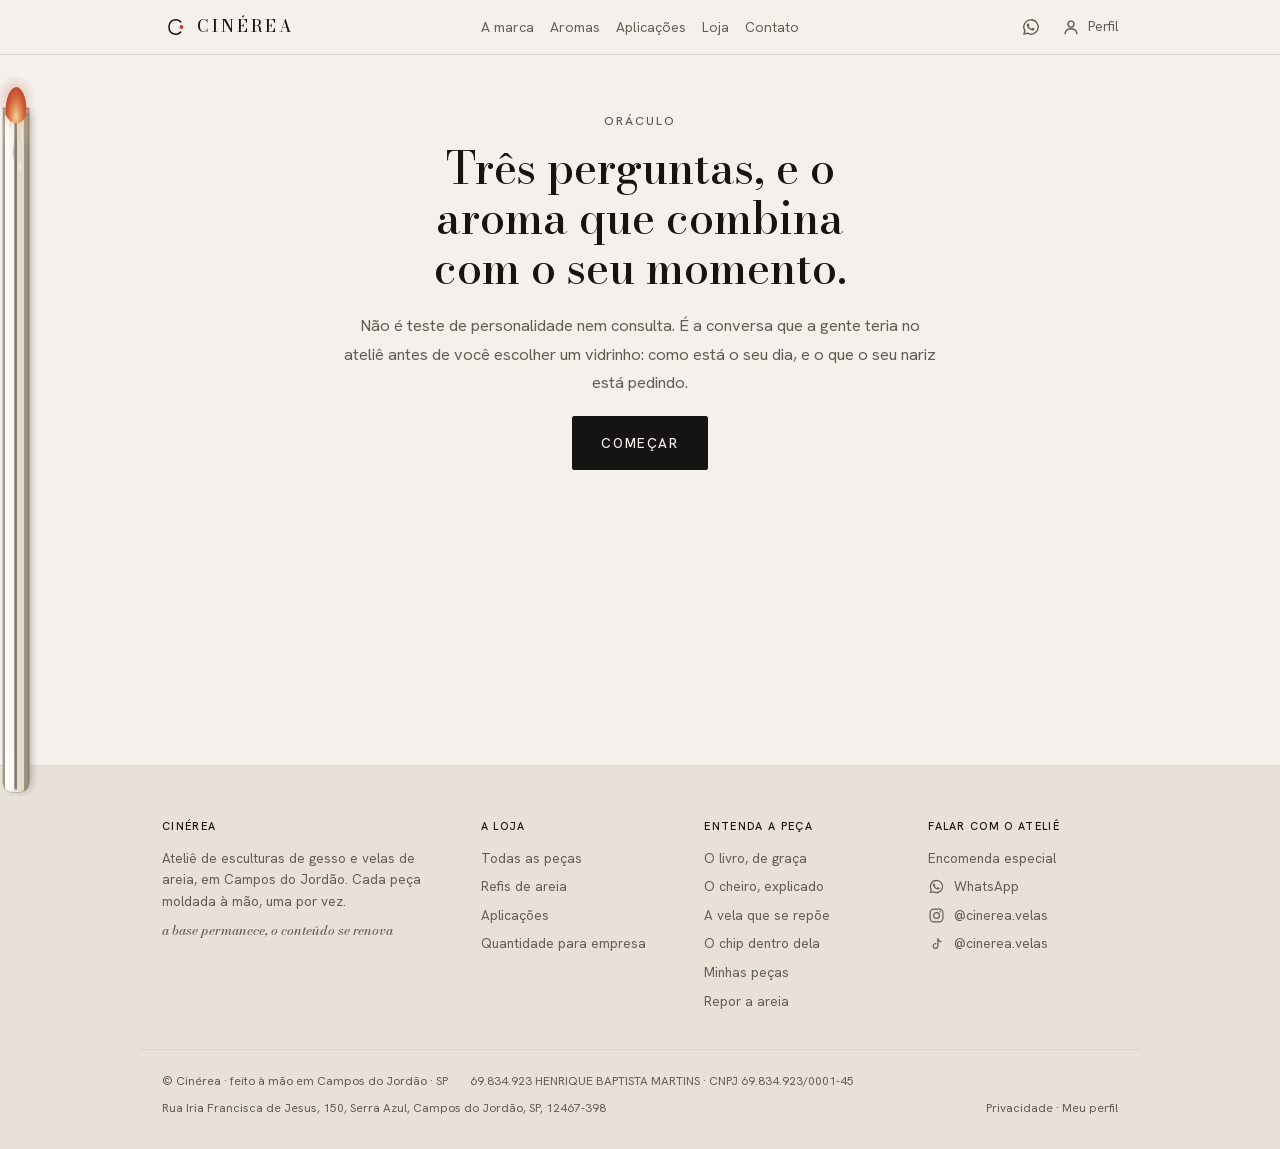
<file: oraculo/index.html>
<!DOCTYPE html>
<html lang="pt-BR">
<head>
<meta charset="UTF-8">
<meta name="viewport" content="width=device-width,initial-scale=1">
<title>Oráculo · Cinérea</title>
<meta name="description" content="Três perguntas sobre o seu momento, e o aroma da casa que combina com ele. Não é diagnóstico nem tratamento: é uma escolha de perfume, feita com calma.">
<meta property="og:title" content="Oráculo · Cinérea">
<meta property="og:image" content="https://cinerea.com.br/compartilhar.jpg">
<meta name="twitter:card" content="summary_large_image">
<meta property="og:description" content="A base permanece, o conteúdo se renova.">
<link rel="manifest" href="/manifest.webmanifest">
<meta name="theme-color" content="#F2EFEA">
<link rel="icon" href="/icone.svg" type="image/svg+xml">
<link rel="icon" href="/favicon-32.png" sizes="32x32" type="image/png">
<link rel="apple-touch-icon" href="/apple-touch-icon.png">
<meta name="apple-mobile-web-app-title" content="Cinérea">
<link rel="preload" href="/fonts/hanken.woff2" as="font" type="font/woff2" crossorigin>
<link rel="preload" href="/fonts/bodoni.woff2" as="font" type="font/woff2" crossorigin>
<link rel="stylesheet" href="/comum.css">
<style>
  /* O roteiro pedia um quarto tom para detalhes, que a paleta do site nao tem.
     Fica declarado AQUI e nao no comum.css: cor nova em folha compartilhada e
     cor que vaza para paginas que nunca a pediram. */
  :root{--morno:#8A7E70}

  .palco{max-width:640px;margin:0 auto;padding:56px 22px 80px;min-height:70vh}

  .abertura{text-align:center}
  .abertura .rot{font-size:12.5px;font-weight:500;letter-spacing:.16em;text-transform:uppercase;color:var(--smoke)}
  .abertura h1{font-family:'Bodoni Moda';font-weight:500;font-size:clamp(30px,7.6vw,44px);
               line-height:1.14;margin-top:12px;text-wrap:balance}
  .abertura p{margin-top:18px;font-size:16.5px;color:var(--smoke);line-height:1.7}

  /* O PASSO INTEIRO TROCA, e a troca é uma dissolvência de 400ms com 10px de
     deslocamento. É o único movimento da página: uma pergunta de cada vez, sem
     barra de progresso gritando, sem contagem. A pressa é do outro lado da
     internet. */
  .passo{opacity:0;transform:translateY(10px);transition:opacity .4s ease,transform .4s ease}
  .passo.entra{opacity:1;transform:none}
  .passo[hidden]{display:none}

  .conta{font-size:11px;letter-spacing:.16em;text-transform:uppercase;color:var(--smoke)}
  .passo h2{font-family:'Bodoni Moda';font-weight:500;font-size:clamp(24px,6vw,33px);
            line-height:1.16;margin-top:10px;text-wrap:balance}
  .passo .guia{margin-top:12px;font-size:15.5px;color:var(--smoke);line-height:1.7;
               font-family:'Bodoni Moda';font-weight:500;font-style:italic}

  .opcoes{margin-top:30px;display:grid;gap:10px}
  .opcao{
    display:block;width:100%;text-align:left;background:none;cursor:pointer;
    border:1px solid var(--line);border-radius:4px;padding:18px 20px;
    font-family:'Hanken Grotesk';font-size:15.5px;line-height:1.6;color:var(--char);
    transition:border-color .2s ease,background .2s ease;
  }
  .opcao:hover{border-color:var(--morno);background:rgba(138,126,112,.05)}
  .opcao:focus-visible{outline:2px solid var(--ember);outline-offset:2px}

  .voltar{margin-top:22px;background:none;border:none;padding:0;cursor:pointer;
          font-family:'Hanken Grotesk';font-size:13.5px;color:var(--smoke)}
  .voltar:hover{color:var(--ember)}

  /* ---- o resultado ---- */
  /* O resultado abre pelo NOME, sem foto. Era a areia tingida de cada aroma,
     e saiu em nov/2026, quando a areia passou a ser fabricada sem aroma: a
     foto prometia um grão de cada cor para cada cheiro, que não é o que chega. */
  .achado .rot{font-size:12.5px;font-weight:500;letter-spacing:.16em;text-transform:uppercase;color:var(--smoke)}
  .achado h2{font-family:'Bodoni Moda';font-weight:500;font-size:clamp(28px,7vw,40px);
             line-height:1.14;margin-top:10px}
  .achado .carater{margin-top:6px;font-family:'Bodoni Moda';font-weight:500;font-style:italic;
                   font-size:17px;color:var(--morno)}
  .achado p{margin-top:18px;font-size:16px;line-height:1.74}
  .achado .notas{margin-top:22px;display:flex;flex-wrap:wrap;gap:8px}
  .achado .nota{font-size:11.5px;letter-spacing:.08em;text-transform:uppercase;
                color:var(--smoke);border:1px solid var(--line);border-radius:20px;padding:3px 11px}

  .caixa{margin-top:28px;background:var(--ash);border-radius:4px;padding:22px 22px}
  .caixa h3{font-family:'Bodoni Moda';font-weight:500;font-size:19px}
  .caixa p{margin-top:8px;font-size:14.5px;color:var(--smoke);line-height:1.65}

  /* Os botões de ação do site (nov/2026): carvão, cantos quase retos e caixa
     alta espaçada, como na home e no livro. O contorno é o par do "bt2". */
  .bt{display:inline-flex;align-items:center;justify-content:center;min-height:54px;margin-top:20px;padding:0 28px;
      background:var(--char);color:var(--paper);text-decoration:none;border:1px solid var(--char);border-radius:2px;
      font-family:'Hanken Grotesk';font-size:13.5px;font-weight:500;letter-spacing:.12em;text-transform:uppercase;
      cursor:pointer;transition:.15s}
  .bt:hover{background:var(--ember);border-color:var(--ember)}
  .bt.fraco{background:none;color:var(--char);border-color:var(--char)}
  .bt.fraco:hover{border-color:var(--ember);color:var(--ember);background:none}
  /* O título de cada pergunta recebe o foco para o leitor de tela anunciar a
     pergunta nova. Ele não é botão, e o contorno do navegador em volta dele só
     parecia defeito. */
  [tabindex="-1"]:focus{outline:none}
  .refazer{display:block;margin-top:34px;background:none;border:none;padding:0;
           cursor:pointer;font-family:'Hanken Grotesk';font-size:13.5px;color:var(--smoke)}
  .refazer:hover{color:var(--ember)}

  .rodape-nota{margin-top:40px;padding-top:20px;border-top:1px solid var(--line);
               font-size:13px;color:var(--smoke);line-height:1.65}
</style>
</head>
<body class="nova">

<div class="pavio" aria-hidden="true"><span class="queimado"></span><span class="cera"><i></i><i></i><i></i><i></i></span><span class="poca"></span><span class="chama"></span><span class="cinzas"><i></i><i></i><i></i></span></div>

<header class="topo"><div class="topo-in">
  <a class="marca" href="/"><svg viewBox="0 0 150 150" fill="none" aria-hidden="true"><path d="M108 46 C97 31,70 28,53 42 C36 56,36 94,53 108 C70 122,97 119,108 104" stroke="currentColor" stroke-width="9" fill="none" stroke-linecap="round"/><circle cx="112" cy="75" r="11" fill="#B5462A"/></svg><span>Cinérea</span></a>
  <nav>
    <a href="/">A marca</a>
    <a href="/aromas/">Aromas</a>
    <a href="/aplicacoes/">Aplicações</a>
    <a href="/loja/">Loja</a>
    <a href="/contato/">Contato</a>
  </nav>
  <div class="topo-acoes">
    <a href="https://wa.me/5511958280174" target="_blank" rel="noopener"
       aria-label="Falar no WhatsApp" title="Falar no WhatsApp">
      <svg viewBox="0 0 24 24" fill="none" aria-hidden="true"><path d="M12 3.4a8.6 8.6 0 0 0-7.35 13.05L3.5 20.5l4.15-1.1A8.6 8.6 0 1 0 12 3.4Z" stroke="currentColor" stroke-width="1.7" stroke-linejoin="round"/><path d="M9.35 8.05c-.17-.38-.35-.39-.51-.39h-.44c-.15 0-.4.06-.61.28-.21.22-.8.78-.8 1.9s.82 2.2.93 2.35c.12.15 1.58 2.53 3.9 3.45 1.93.76 2.32.61 2.74.57.42-.04 1.36-.55 1.55-1.09.19-.53.19-.99.13-1.09-.06-.09-.21-.15-.44-.26-.23-.12-1.36-.67-1.57-.75-.21-.08-.36-.11-.51.11-.15.23-.59.75-.72.9-.13.15-.27.17-.5.06-.23-.12-.97-.36-1.85-1.14-.68-.61-1.15-1.36-1.28-1.59-.13-.23-.01-.35.1-.47.1-.1.23-.27.34-.4.11-.14.15-.23.23-.39.08-.15.04-.29-.02-.4-.06-.12-.51-1.24-.7-1.7Z" fill="currentColor"/></svg>
    </a>
    <a href="/perfil/" aria-label="Meu perfil" title="Meu perfil">
      <svg viewBox="0 0 24 24" fill="none" aria-hidden="true">
        <circle cx="12" cy="8.5" r="3.6" stroke="currentColor" stroke-width="1.7"/>
        <path d="M4.8 20c.6-3.6 3.6-6 7.2-6s6.6 2.4 7.2 6" stroke="currentColor" stroke-width="1.7" stroke-linecap="round"/>
      </svg>
      <span class="rot-acao">Perfil</span>
    </a>
  </div>
</div></header>

<main class="palco">

  <section class="abertura" id="abertura">
    <div class="rot">Oráculo</div>
    <h1>Três perguntas, e o aroma que combina com o seu&nbsp;momento.</h1>
    <p>Não é teste de personalidade nem consulta. É a conversa que a gente teria
       no ateliê antes de você escolher um vidrinho: como está o seu dia, e o que o
       seu nariz está pedindo.</p>
    <button class="bt" id="comecar">Começar</button>
  </section>

  <section class="passo" id="p1" hidden>
    <div class="conta">Pergunta 1 de 3</div>
    <h2>O clima do corpo</h2>
    <p class="guia">Feche os olhos por um instante. O que o seu corpo está pedindo agora?</p>
    <div class="opcoes">
      <button class="opcao" data-r="A">Ar. Estou lento e pesado, e queria algo que abrisse a janela.</button>
      <button class="opcao" data-r="B">Chão. Estou tenso e disperso, e queria algo que me assentasse.</button>
      <button class="opcao" data-r="C">Silêncio. Estou agitado por dentro, e queria algo que baixasse o volume.</button>
    </div>
  </section>

  <section class="passo" id="p2" hidden>
    <div class="conta">Pergunta 2 de 3</div>
    <h2>A hora do dia</h2>
    <p class="guia">Quando você imagina essa peça acesa, que hora é?</p>
    <div class="opcoes">
      <button class="opcao" data-r="A">De manhã cedo, com a casa ainda acordando.</button>
      <button class="opcao" data-r="B">No fim da tarde, quando o dia começa a assentar.</button>
      <button class="opcao" data-r="C">Tarde da noite, com tudo já apagado.</button>
    </div>
  </section>

  <section class="passo" id="p3" hidden>
    <div class="conta">Pergunta 3 de 3</div>
    <h2>O que o nariz pede</h2>
    <p class="guia">Sem pensar muito: qual destes três você cheiraria agora?</p>
    <div class="opcoes">
      <button class="opcao" data-r="A">Casca de fruta cítrica, ar frio de serra, roupa lavada no varal.</button>
      <button class="opcao" data-r="B">Lenha, terra depois da chuva, madeira velha de móvel bom.</button>
      <button class="opcao" data-r="C">Flor à noite, folha amassada na mão, o cheiro de um quarto escuro.</button>
    </div>
  </section>

  <section class="passo achado" id="fim" hidden></section>

</main>

<footer class="rodape">
  <div class="rodape-in">
    <div>
      <h3>Cinérea</h3>
      <p>Ateliê de esculturas de gesso e velas de areia, em Campos do
         Jordão. Cada peça moldada à mão, uma por vez.</p>
      <p class="lema">a base permanece, o conteúdo se renova</p>
    </div>
    <div>
      <h3>A loja</h3>
      <a href="/loja/">Todas as peças</a>
      <a href="/loja/?colecao=Refis">Refis de areia</a>
      <a href="/aplicacoes/">Aplicações</a>
      <a href="/contato/?sobre=empresa">Quantidade para empresa</a>
    </div>
    <div>
      <h3>Entenda a peça</h3>
      <a href="/livro/">O livro, de graça</a>
      <a href="/aromas/">O cheiro, explicado</a>
      <a href="/#areia">A vela que se repõe</a>
      <a href="/#chip">O chip dentro dela</a>
      <a href="/perfil/">Minhas peças</a>
      <a href="/loja/?colecao=Refis">Repor a areia</a>
    </div>
    <div>
      <h3>Falar com o ateliê</h3>
      <a href="/contato/">Encomenda especial</a>
      <a class="rede" href="https://wa.me/5511958280174" rel="noopener">
        <svg viewBox="0 0 24 24" fill="none" aria-hidden="true"><path d="M12 3.4a8.6 8.6 0 0 0-7.35 13.05L3.5 20.5l4.15-1.1A8.6 8.6 0 1 0 12 3.4Z" stroke="currentColor" stroke-width="1.7" stroke-linejoin="round"/><path d="M9.35 8.05c-.17-.38-.35-.39-.51-.39h-.44c-.15 0-.4.06-.61.28-.21.22-.8.78-.8 1.9s.82 2.2.93 2.35c.12.15 1.58 2.53 3.9 3.45 1.93.76 2.32.61 2.74.57.42-.04 1.36-.55 1.55-1.09.19-.53.19-.99.13-1.09-.06-.09-.21-.15-.44-.26-.23-.12-1.36-.67-1.57-.75-.21-.08-.36-.11-.51.11-.15.23-.59.75-.72.9-.13.15-.27.17-.5.06-.23-.12-.97-.36-1.85-1.14-.68-.61-1.15-1.36-1.28-1.59-.13-.23-.01-.35.1-.47.1-.1.23-.27.34-.4.11-.14.15-.23.23-.39.08-.15.04-.29-.02-.4-.06-.12-.51-1.24-.7-1.7Z" fill="currentColor"/></svg>
        <span>WhatsApp</span></a>
      <a class="rede" href="https://instagram.com/cinerea.velas" rel="noopener">
        <svg viewBox="0 0 24 24" fill="none" aria-hidden="true"><rect x="3" y="3" width="18" height="18" rx="5" stroke="currentColor" stroke-width="1.7"/><circle cx="12" cy="12" r="4.2" stroke="currentColor" stroke-width="1.7"/><circle cx="17.2" cy="6.8" r="1.1" fill="currentColor"/></svg>
        <span>@cinerea.velas</span></a>
      <a class="rede" href="https://www.tiktok.com/@cinerea.velas" rel="noopener">
        <svg viewBox="0 0 24 24" fill="none" aria-hidden="true"><path d="M14 4v10.2a3.4 3.4 0 1 1-2.8-3.35" stroke="currentColor" stroke-width="1.7" stroke-linecap="round" stroke-linejoin="round"/><path d="M14 4c.4 2.2 1.9 3.7 4.2 3.9" stroke="currentColor" stroke-width="1.7" stroke-linecap="round" stroke-linejoin="round"/></svg>
        <span>@cinerea.velas</span></a>
    </div>
  </div>
  <div class="fim">
    <span>© Cinérea · feito à mão em Campos do Jordão · SP</span>
    <!-- Decreto 7.962/2013, art. 2º: site que vende mostra nome empresarial,
         CNPJ e endereço físico e eletrônico em local visível. O endereço é o do
         CNPJ, que é também o do ateliê. O e-mail entra quando existir. -->
    <span>69.834.923 HENRIQUE BAPTISTA MARTINS · CNPJ 69.834.923/0001-45</span>
    <span>Rua Iria Francisca de Jesus, 150, Serra Azul, Campos do Jordão, SP, 12467-398</span>
    <span class="direita"><a href="/privacidade/">Privacidade</a> · <a href="/perfil/">Meu perfil</a></span>
  </div>
</footer>

<script src="/vivo.js" defer></script>
<script>
/* ===========================================================================
   O ORÁCULO

   Três perguntas, três respostas possíveis, e o aroma da casa que combina.

   O QUE ELE NÃO FAZ, e a decisão é deliberada: não diagnostica, não prescreve
   e não fala em sistema nervoso. O roteiro original vinha com "diagnóstico",
   "função PNEI", "atua no córtex pré-frontal" e "sedativo", e isso é promessa
   de efeito sobre a saúde num produto de ambiente, que no Brasil é assunto de
   ANVISA e de CONAR, além de não ser verdade. A página /aromas/ foi escrita
   inteira em cima dessa linha, e um teste que a cruzasse desmentiria o site
   na página ao lado.

   O que sobra, e que é o que de fato vende: perguntar o momento da pessoa e
   responder com um perfume, que é exatamente o que se faz no balcão.

   ESTADO DE CADA AROMA. Só um dos três existe hoje no catálogo. Prometer
   comprar o que não está à venda é o erro que já está no site (quatro coleções
   vazias), e aqui ele seria pior, porque a pessoa acabou de responder três
   perguntas para chegar nele. Então cada aroma declara se está `naLoja`, e a
   tela final muda de acordo: quem cai num aroma pronto compra, quem cai num
   que ainda vem entra na lista de aviso pelo WhatsApp.

   Trocar `naLoja` para true e ajustar `onde` é tudo o que este arquivo precisa
   quando os outros dois forem cadastrados.
   =========================================================================== */
const AROMAS = {
  A: {
    nome: 'Névoa da Manhã',
    carater: 'fresca, conífera, de ar frio',
    notas: ['pinho silvestre', 'cipreste', 'alecrim'],
    texto: `O cheiro do inverno da serra às sete da manhã: agulha de pinheiro,
      madeira fria de cipreste e o corte herbal do alecrim por cima. É a mais
      seca e a mais desperta das três, feita para a mesa de trabalho e não para
      a cabeceira.`,
    naLoja: false,
    onde: '',
    chamada: '',
  },
  B: {
    nome: 'Lenha & Poesia',
    carater: 'quente, seca, de madeira',
    notas: ['cedro-do-atlas', 'patchouli', 'vetiver'],
    texto: `Madeira, terra e raiz, o oposto do cítrico. São aromas que evaporam
      devagar, então ficam na sala muito depois de a chama apagar, e é por isso
      que a perfumaria os usa para segurar tudo o mais. É o aroma de lareira, e
      é o mais denso dos três.`,
    naLoja: false,
    onde: '',
    chamada: '',
  },
  C: {
    nome: 'Sopro de Sono',
    carater: 'noturna, floral, macia',
    notas: ['lavanda', 'sálvia esclareia', 'benjoim'],
    texto: `Lavanda e sálvia, com a resina de benjoim por baixo, que é doce como
      caramelo e é o que impede a composição de ficar só perfume de flor. É o
      aroma de quarto com a luz apagada, e o único dos três pensado para o fim
      do dia.`,
    naLoja: false,
    onde: '',
    chamada: '',
  },
};

const ZAP = 'https://wa.me/5511958280174';
const PASSOS = ['p1', 'p2', 'p3'];
let respostas = [];

const q = (id) => document.getElementById(id);

/**
 * Troca de tela com dissolvência.
 *
 * O `hidden` sai ANTES do quadro em que a classe entra, senão a transição não
 * acontece: o navegador não anima de `display:none`, ele pula direto para o
 * estado final. Daí o `requestAnimationFrame` duplo, que é o jeito de esperar
 * o elemento existir no layout antes de mudar a opacidade.
 */
function mostrar(id) {
  const atual = document.querySelector('.passo.entra, #abertura:not([hidden])');
  const entrar = () => {
    const alvo = q(id);
    alvo.hidden = false;
    requestAnimationFrame(() => requestAnimationFrame(() => alvo.classList.add('entra')));
    // O foco vai para o título: quem navega por teclado ou leitor de tela
    // precisa saber que a tela mudou, e nada aqui rola a página.
    const titulo = alvo.querySelector('h2, h1');
    if (titulo) { titulo.setAttribute('tabindex', '-1'); titulo.focus({ preventScroll: true }); }
  };
  if (!atual) return entrar();
  atual.classList.remove('entra');
  if (atual.id === 'abertura') { atual.hidden = true; return entrar(); }
  setTimeout(() => { atual.hidden = true; entrar(); }, 400);
}

function responder(letra) {
  respostas.push(letra);
  if (respostas.length < PASSOS.length) return mostrar(PASSOS[respostas.length]);
  pintarFim(apurar());
}

/**
 * A letra que mais aparece, com a TERCEIRA pergunta como desempate.
 *
 * O desempate é a preferência declarada de cheiro, e não a primeira resposta,
 * porque é a única das três em que a pessoa escolhe um aroma e não descreve um
 * estado. Num empate, o que ela quer cheirar vale mais do que como ela diz que
 * está.
 */
function apurar() {
  const conta = {};
  respostas.forEach((r) => { conta[r] = (conta[r] || 0) + 1; });
  const maior = Math.max(...Object.values(conta));
  const lideres = Object.keys(conta).filter((k) => conta[k] === maior);
  if (lideres.length === 1) return lideres[0];
  const desempate = respostas[2];
  return lideres.includes(desempate) ? desempate : lideres[0];
}

function pintarFim(letra) {
  const a = AROMAS[letra];
  const compra = a.naLoja
    ? `<a class="bt" href="${a.onde}">${a.chamada}</a>`
    : `<a class="bt" href="${ZAP}?text=${encodeURIComponent(
        'Oi! Fiz o oráculo no site e caí na ' + a.nome + '. Quero avisar quando ela chegar.')}"
        target="_blank" rel="noopener">Avisar quando chegar</a>
       <a class="bt fraco" href="/loja/">Ver o que já está pronto</a>`;

  const aviso = a.naLoja ? '' : `
    <div class="caixa">
      <h3>Este vidrinho chega em breve</h3>
      <p>A ${a.nome} vai num vidrinho de pingar e ainda não está à venda. Pode
         deixar seu recado no WhatsApp que a gente avisa quando ela sair, sem
         cadastro e sem lista de e-mail.</p>
    </div>`;

  q('fim').innerHTML = `
    <div class="rot">O seu aroma</div>
    <h2>${a.nome}</h2>
    <div class="carater">${a.carater}</div>
    <p>${a.texto}</p>
    <div class="notas">${a.notas.map((n) => `<span class="nota">${n}</span>`).join('')}</div>
    ${aviso}
    <div class="caixa">
      <h3>O aroma vai numa peça com areia</h3>
      <p>A areia de cera vem sem aroma e mora dentro de uma peça de gesso da
         Cinérea, que é permanente. Você pinga algumas gotas em volta do pavio,
         com a vela apagada e fria, e acende. Se ainda não tem uma peça, comece
         por ela.</p>
      <a class="bt fraco" href="/loja/?colecao=Pratos">Ver os pratos e potes</a>
    </div>
    ${compra}
    <button class="refazer" id="refazer">Responder de novo</button>
    <p class="rodape-nota">Isto é uma sugestão de perfume, e não uma avaliação de
       saúde. Aroma não trata nada, e quem tem uma questão de saúde merece um
       profissional. O que uma peça acesa faz é dar prazer, presença e memória.
       Mais sobre isso na página de <a href="/aromas/">aromas</a>, e nas 86
       páginas do <a href="/livro/">livro que o ateliê escreveu</a>, de graça.</p>`;

  mostrar('fim');
  q('refazer').addEventListener('click', () => {
    respostas = [];
    q('fim').classList.remove('entra');
    setTimeout(() => { q('fim').hidden = true; mostrar('p1'); }, 400);
  });
}

q('comecar').addEventListener('click', () => mostrar('p1'));
document.querySelectorAll('.opcao').forEach((b) => {
  b.addEventListener('click', () => responder(b.dataset.r));
});
</script>
<script src="/contador.js" defer></script>
</body>
</html>
</file>
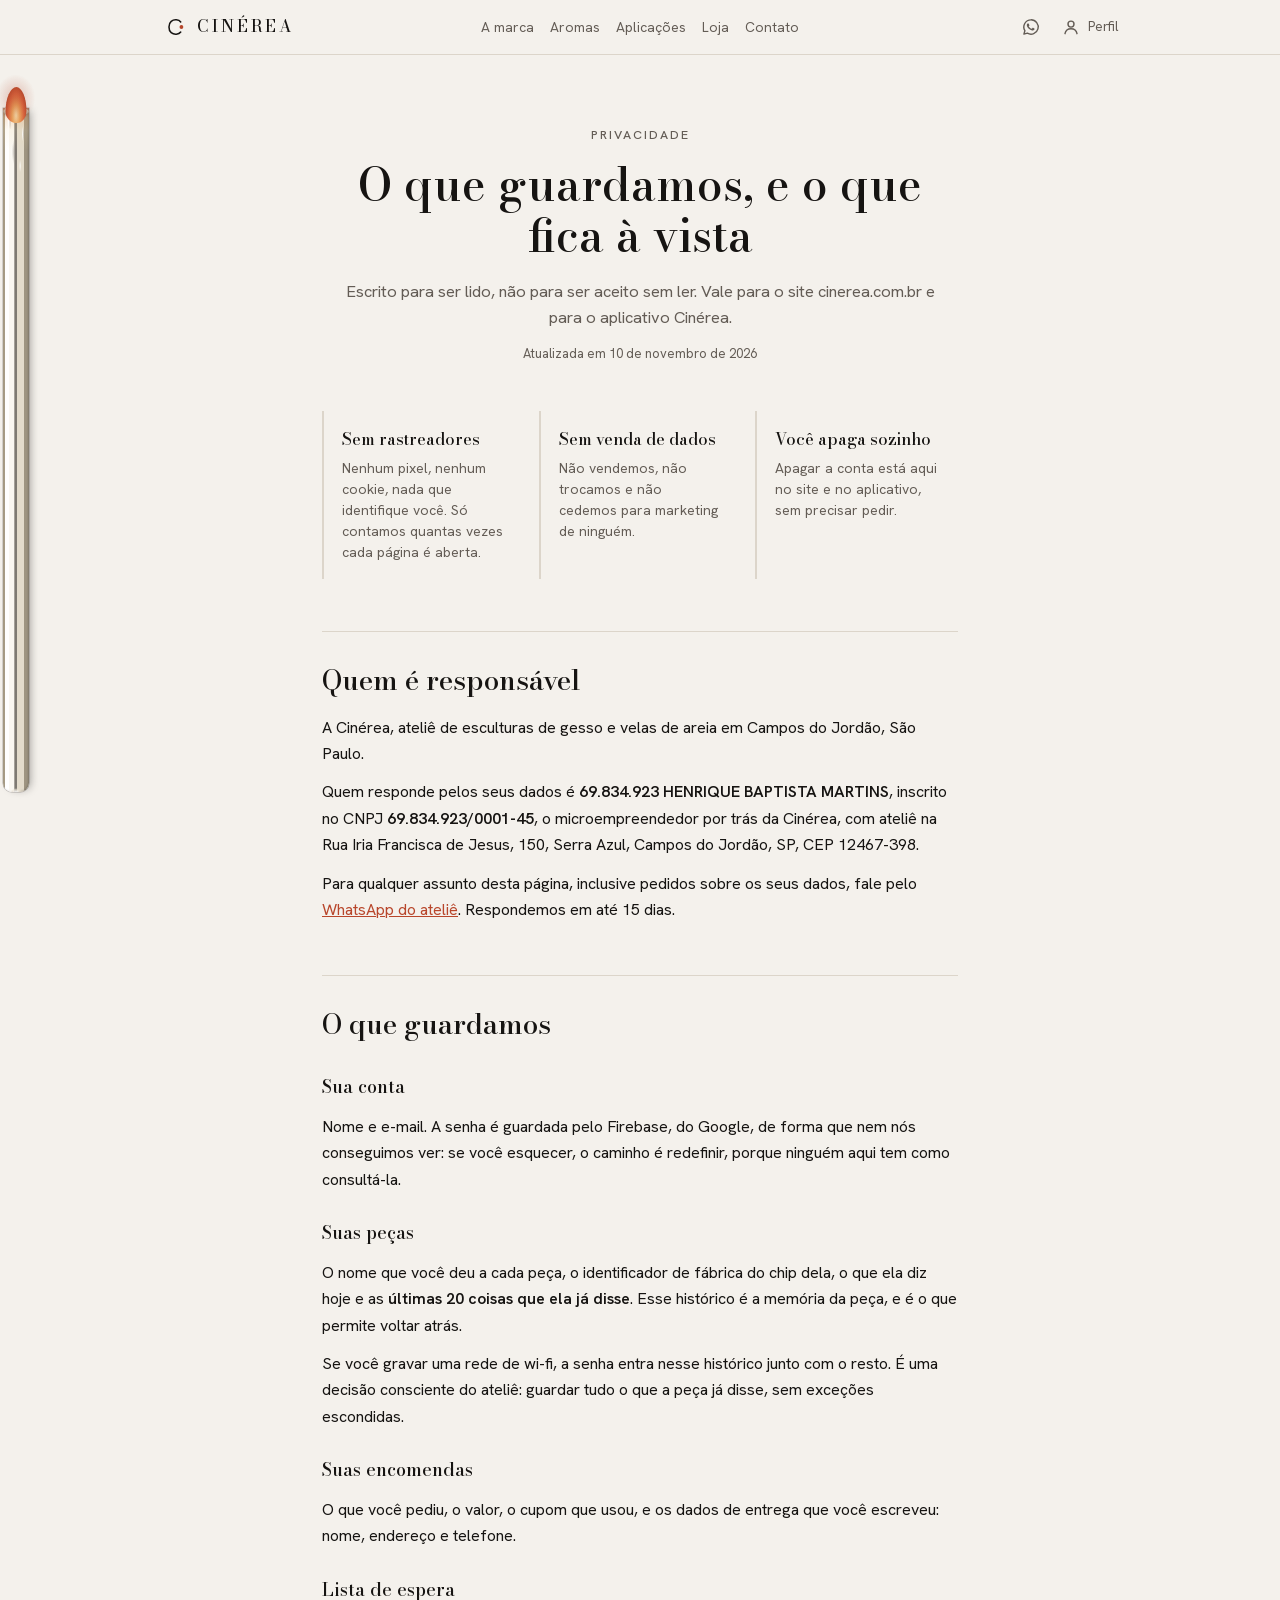
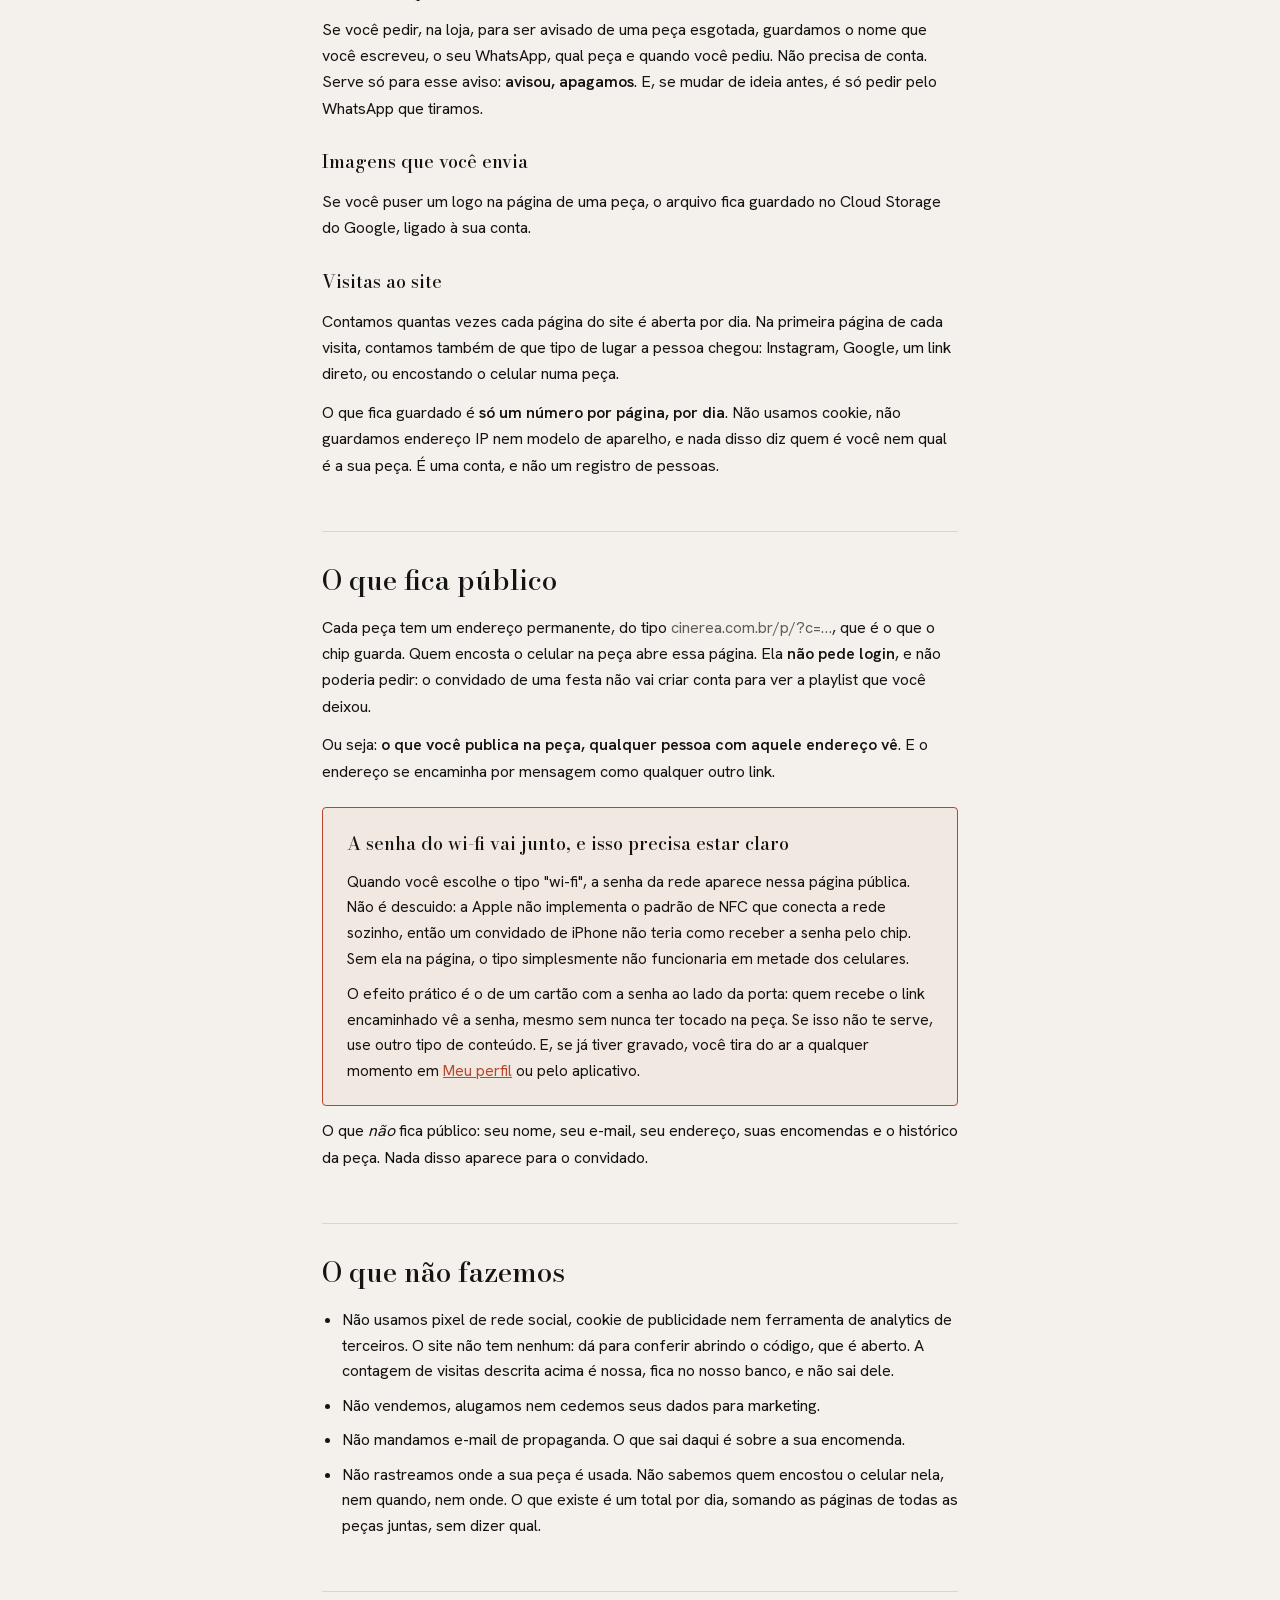
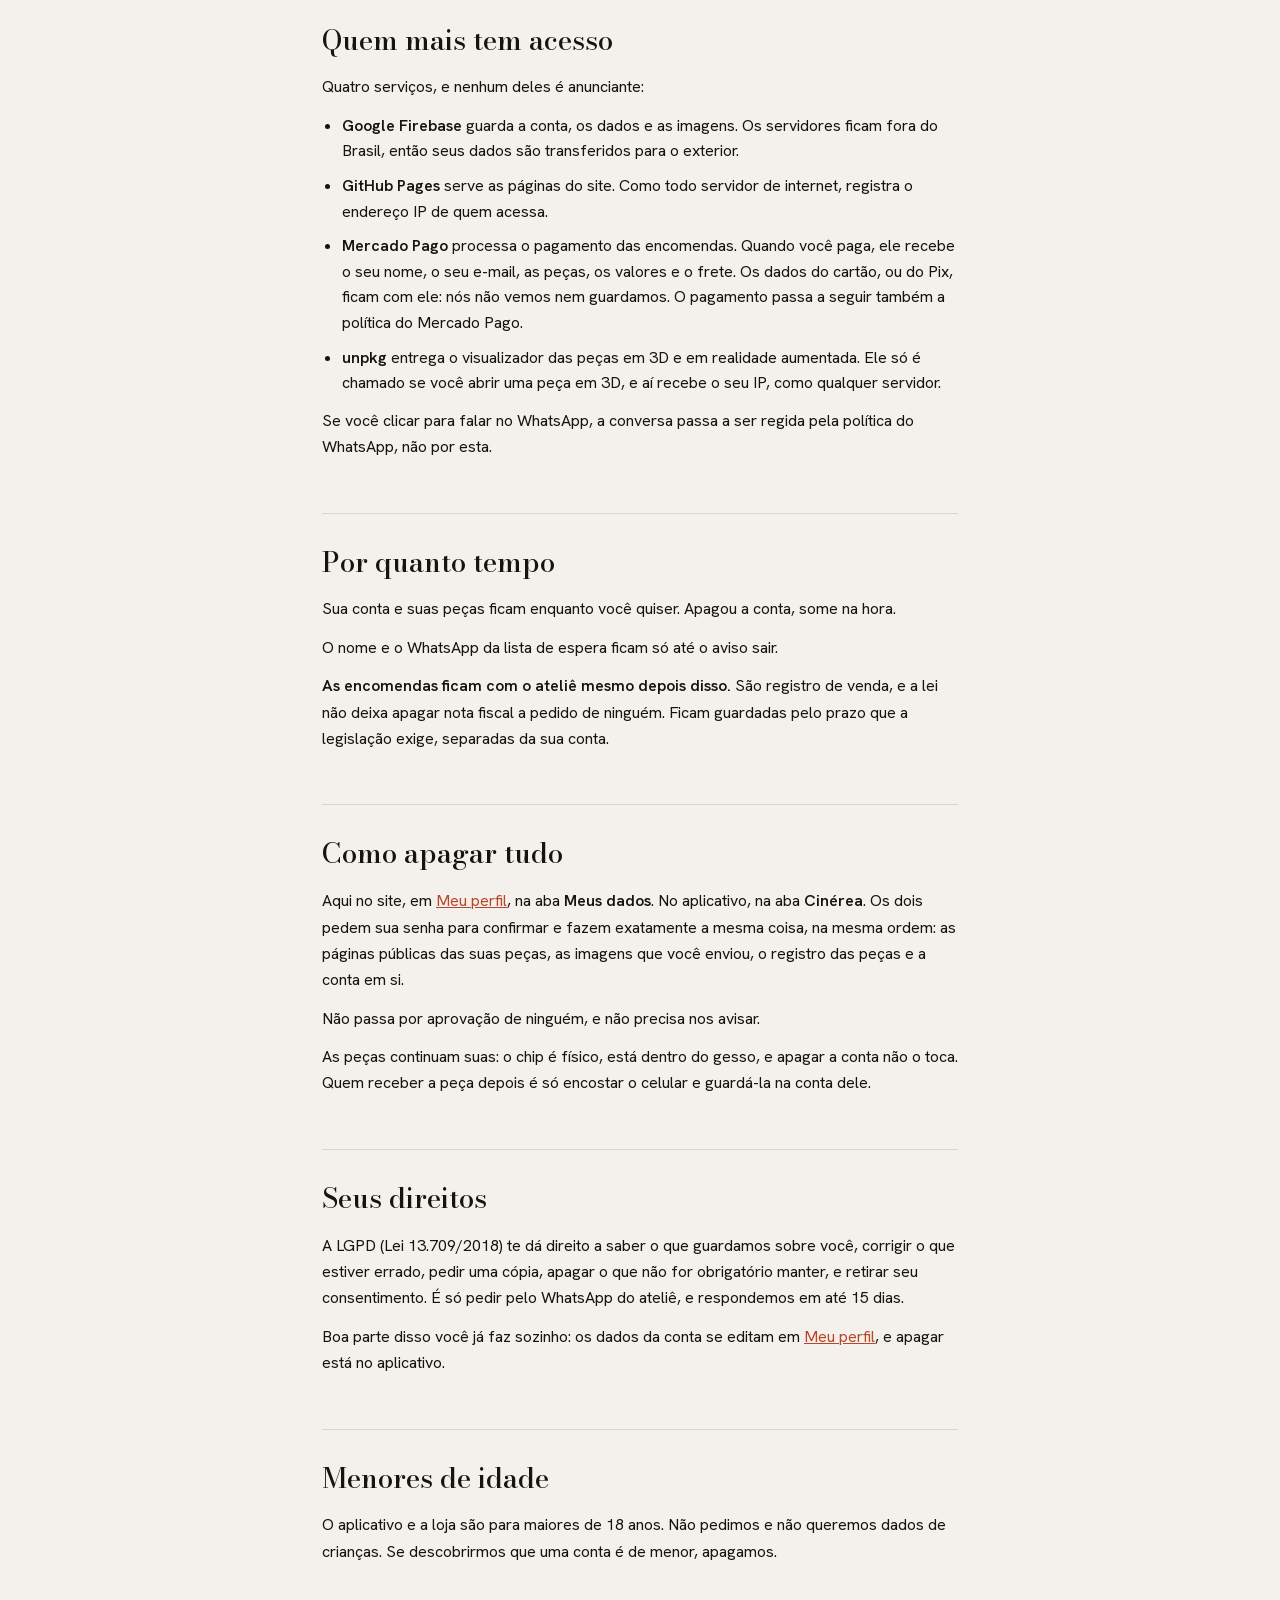
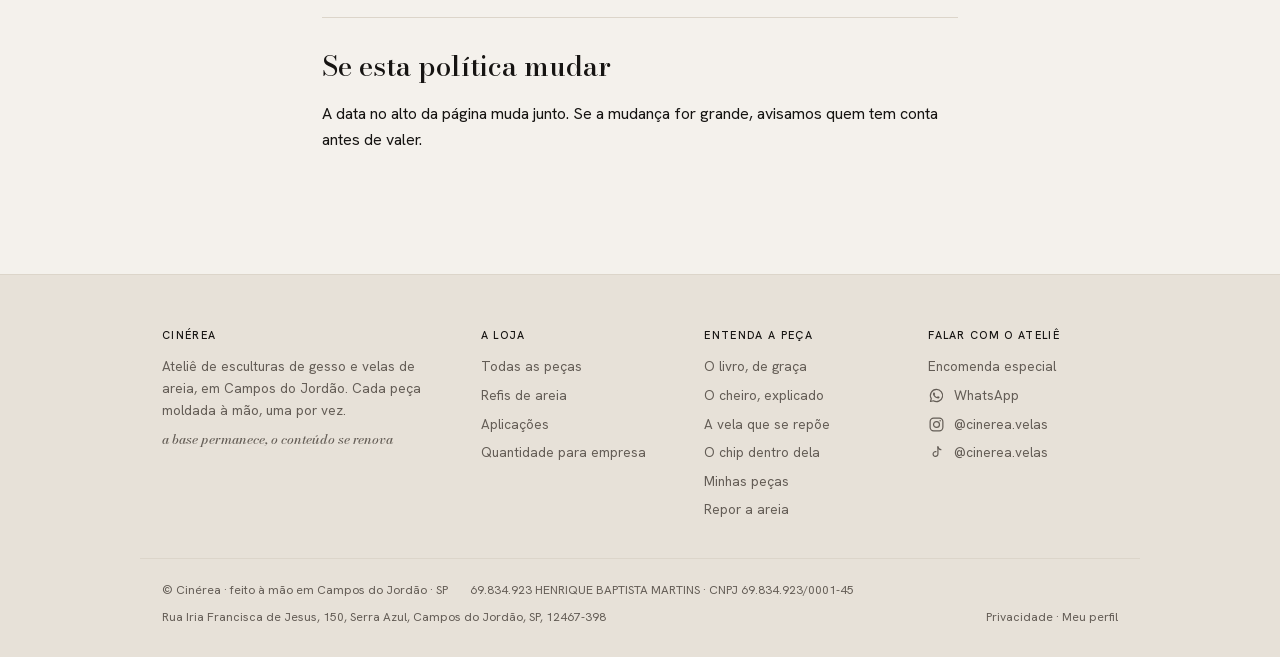
<file: privacidade/index.html>
<!DOCTYPE html>
<html lang="pt-BR">
<head>
<meta charset="UTF-8">
<meta name="viewport" content="width=device-width,initial-scale=1">
<title>Privacidade · Cinérea</title>
<meta name="description" content="O que a Cinérea guarda, o que fica público na página da sua peça, e como apagar tudo. Sem rastreadores e sem intermediários.">
<meta property="og:title" content="Privacidade · Cinérea">
<meta property="og:image" content="https://cinerea.com.br/compartilhar.jpg">
<meta name="twitter:card" content="summary_large_image">

<!--
  Razão social e CNPJ entraram em nov/2026, com a abertura do MEI.

  FALTA AINDA um e-mail de contato próprio. Hoje o único canal é o WhatsApp,
  que funciona, mas um e-mail escrito dá à pessoa um registro do pedido dela,
  e a lei fala em resposta em 15 dias. Procure "ENTRA AQUI" neste arquivo.
-->

<link rel="manifest" href="/manifest.webmanifest">
<meta name="theme-color" content="#F2EFEA">
<link rel="icon" href="/icone.svg" type="image/svg+xml">
<link rel="icon" href="/favicon-32.png" sizes="32x32" type="image/png">
<link rel="apple-touch-icon" href="/apple-touch-icon.png">
<meta name="apple-mobile-web-app-title" content="Cinérea">
<link rel="preload" href="/fonts/hanken.woff2" as="font" type="font/woff2" crossorigin>
<link rel="preload" href="/fonts/bodoni.woff2" as="font" type="font/woff2" crossorigin>
<link rel="stylesheet" href="/comum.css">
<style>
  .capa{text-align:center;padding:66px 22px 20px;max-width:640px;margin:0 auto}
  .capa .rot{font-size:12.5px;font-weight:500;letter-spacing:.16em;text-transform:uppercase;color:var(--smoke)}
  .capa h1{font-family:'Bodoni Moda';font-weight:500;font-size:clamp(32px,8.4vw,46px);line-height:1.12;margin-top:12px}
  .capa p{margin-top:16px;font-size:16.5px;color:var(--smoke)}
  .capa .data{margin-top:14px;font-size:13px;color:var(--smoke)}

  .texto{max-width:680px;margin:0 auto;padding:0 22px 40px}
  .texto h2{
    font-family:'Bodoni Moda';font-weight:500;font-size:clamp(22px,5.2vw,28px);
    margin-top:52px;padding-top:26px;border-top:1px solid var(--line);
  }
  .texto h3{font-family:'Bodoni Moda';font-weight:500;font-size:18px;margin-top:26px}
  .texto p{margin-top:12px;font-size:16px;line-height:1.65;color:var(--char)}
  .texto ul{margin-top:12px;padding-left:20px}
  .texto li{margin-top:9px;font-size:16px;line-height:1.6;color:var(--char)}
  .texto a{color:var(--ember)}
  .fraco{color:var(--smoke)}

  /* O aviso do wi-fi é o único bloco destacado da página, e é de propósito:
     é a consequência que ninguém espera de uma escolha que parece pequena. */
  .grave{
    margin-top:22px;padding:22px 24px;border-radius:4px;
    border:1px solid var(--ember);background:rgba(181,70,42,.055);
  }
  .grave strong{display:block;font-family:'Bodoni Moda';font-weight:500;font-size:18px}
  .grave p{margin-top:10px;font-size:15.5px}

  .resumo{
    max-width:680px;margin:26px auto 0;padding:0 22px;
    display:grid;grid-template-columns:repeat(auto-fit,minmax(190px,1fr));gap:14px;
  }
  .resumo div{padding:16px 18px;border-left:2px solid var(--line)}
  .resumo strong{display:block;font-family:'Bodoni Moda';font-weight:500;font-size:16px}
  .resumo span{display:block;margin-top:5px;font-size:14px;color:var(--smoke);line-height:1.5}
</style>
</head>
<body class="nova">

<div class="pavio" aria-hidden="true"><span class="queimado"></span><span class="cera"><i></i><i></i><i></i><i></i></span><span class="poca"></span><span class="chama"></span><span class="cinzas"><i></i><i></i><i></i></span></div>

<header class="topo"><div class="topo-in">
  <a class="marca" href="/"><svg viewBox="0 0 150 150" fill="none" aria-hidden="true"><path d="M108 46 C97 31,70 28,53 42 C36 56,36 94,53 108 C70 122,97 119,108 104" stroke="currentColor" stroke-width="9" fill="none" stroke-linecap="round"/><circle cx="112" cy="75" r="11" fill="#B5462A"/></svg><span>Cinérea</span></a>
  <nav>
    <a href="/">A marca</a>
    <a href="/aromas/">Aromas</a>
    <a href="/aplicacoes/">Aplicações</a>
    <a href="/loja/">Loja</a>
    <a href="/contato/">Contato</a>
  </nav>
  <div class="topo-acoes">
    <a href="https://wa.me/5511958280174" target="_blank" rel="noopener"
       aria-label="Falar no WhatsApp" title="Falar no WhatsApp">
      <svg viewBox="0 0 24 24" fill="none" aria-hidden="true"><path d="M12 3.4a8.6 8.6 0 0 0-7.35 13.05L3.5 20.5l4.15-1.1A8.6 8.6 0 1 0 12 3.4Z" stroke="currentColor" stroke-width="1.7" stroke-linejoin="round"/><path d="M9.35 8.05c-.17-.38-.35-.39-.51-.39h-.44c-.15 0-.4.06-.61.28-.21.22-.8.78-.8 1.9s.82 2.2.93 2.35c.12.15 1.58 2.53 3.9 3.45 1.93.76 2.32.61 2.74.57.42-.04 1.36-.55 1.55-1.09.19-.53.19-.99.13-1.09-.06-.09-.21-.15-.44-.26-.23-.12-1.36-.67-1.57-.75-.21-.08-.36-.11-.51.11-.15.23-.59.75-.72.9-.13.15-.27.17-.5.06-.23-.12-.97-.36-1.85-1.14-.68-.61-1.15-1.36-1.28-1.59-.13-.23-.01-.35.1-.47.1-.1.23-.27.34-.4.11-.14.15-.23.23-.39.08-.15.04-.29-.02-.4-.06-.12-.51-1.24-.7-1.7Z" fill="currentColor"/></svg>
    </a>
    <a href="/perfil/" aria-label="Meu perfil" title="Meu perfil">
      <svg viewBox="0 0 24 24" fill="none" aria-hidden="true">
        <circle cx="12" cy="8.5" r="3.6" stroke="currentColor" stroke-width="1.7"/>
        <path d="M4.8 20c.6-3.6 3.6-6 7.2-6s6.6 2.4 7.2 6" stroke="currentColor" stroke-width="1.7" stroke-linecap="round"/>
      </svg>
      <span class="rot-acao">Perfil</span>
    </a>
  </div>
</div></header>

<section class="capa">
  <span class="rot">Privacidade</span>
  <h1>O que guardamos, e o que fica à vista</h1>
  <p>Escrito para ser lido, não para ser aceito sem ler. Vale para o site
     cinerea.com.br e para o aplicativo Cinérea.</p>
  <p class="data">Atualizada em 10 de novembro de 2026</p>
</section>

<div class="resumo">
  <div><strong>Sem rastreadores</strong><span>Nenhum pixel, nenhum cookie, nada que identifique você. Só contamos quantas vezes cada página é aberta.</span></div>
  <div><strong>Sem venda de dados</strong><span>Não vendemos, não trocamos e não cedemos para marketing de ninguém.</span></div>
  <div><strong>Você apaga sozinho</strong><span>Apagar a conta está aqui no site e no aplicativo, sem precisar pedir.</span></div>
</div>

<main class="texto">

  <h2>Quem é responsável</h2>
  <p>A Cinérea, ateliê de esculturas de gesso e velas de areia em
     Campos do Jordão, São Paulo.</p>
  <p>Quem responde pelos seus dados é <strong>69.834.923 HENRIQUE BAPTISTA
     MARTINS</strong>, inscrito no CNPJ <strong>69.834.923/0001-45</strong>, o
     microempreendedor por trás da Cinérea, com ateliê na Rua Iria Francisca de
     Jesus, 150, Serra Azul, Campos do Jordão, SP, CEP 12467-398.</p>
  <p>Para qualquer assunto desta página, inclusive pedidos sobre os seus dados,
     fale pelo <a href="https://wa.me/5511958280174" rel="noopener">WhatsApp
     do ateliê</a>. Respondemos em até 15 dias.</p>
  <!-- E AQUI um e-mail de contato, que hoje não existe (`marca.email` é null).
       O WhatsApp funciona, mas um e-mail dá à pessoa registro do pedido dela. -->

  <h2>O que guardamos</h2>

  <h3>Sua conta</h3>
  <p>Nome e e-mail. A senha é guardada pelo Firebase, do Google, de forma que
     nem nós conseguimos ver: se você esquecer, o caminho é redefinir, porque
     ninguém aqui tem como consultá-la.</p>

  <h3>Suas peças</h3>
  <p>O nome que você deu a cada peça, o identificador de fábrica do chip dela,
     o que ela diz hoje e as <strong>últimas 20 coisas que ela já disse</strong>.
     Esse histórico é a memória da peça, e é o que permite voltar atrás.</p>
  <p>Se você gravar uma rede de wi-fi, a senha entra nesse histórico junto com
     o resto. É uma decisão consciente do ateliê: guardar tudo o que a peça já
     disse, sem exceções escondidas.</p>

  <h3>Suas encomendas</h3>
  <p>O que você pediu, o valor, o cupom que usou, e os dados de entrega que você
     escreveu: nome, endereço e telefone.</p>

  <h3>Lista de espera</h3>
  <p>Se você pedir, na loja, para ser avisado de uma peça esgotada, guardamos o
     nome que você escreveu, o seu WhatsApp, qual peça e quando você pediu. Não
     precisa de conta. Serve só para esse aviso: <strong>avisou, apagamos</strong>.
     E, se mudar de ideia antes, é só pedir pelo WhatsApp que tiramos.</p>

  <h3>Imagens que você envia</h3>
  <p>Se você puser um logo na página de uma peça, o arquivo fica guardado no
     Cloud Storage do Google, ligado à sua conta.</p>

  <h3>Visitas ao site</h3>
  <p>Contamos quantas vezes cada página do site é aberta por dia. Na primeira
     página de cada visita, contamos também de que tipo de lugar a pessoa
     chegou: Instagram, Google, um link direto, ou encostando o celular numa
     peça.</p>
  <p>O que fica guardado é <strong>só um número por página, por dia</strong>.
     Não usamos cookie, não guardamos endereço IP nem modelo de aparelho, e
     nada disso diz quem é você nem qual é a sua peça. É uma conta, e não um
     registro de pessoas.</p>

  <h2>O que fica público</h2>
  <p>Cada peça tem um endereço permanente, do tipo
     <span class="fraco">cinerea.com.br/p/?c=…</span>, que é o que o chip guarda.
     Quem encosta o celular na peça abre essa página. Ela <strong>não pede
     login</strong>, e não poderia pedir: o convidado de uma festa não vai criar
     conta para ver a playlist que você deixou.</p>
  <p>Ou seja: <strong>o que você publica na peça, qualquer pessoa com aquele
     endereço vê</strong>. E o endereço se encaminha por mensagem como qualquer
     outro link.</p>

  <div class="grave">
    <strong>A senha do wi-fi vai junto, e isso precisa estar claro</strong>
    <p>Quando você escolhe o tipo "wi-fi", a senha da rede aparece nessa página
       pública. Não é descuido: a Apple não implementa o padrão de NFC que
       conecta a rede sozinho, então um convidado de iPhone não teria como
       receber a senha pelo chip. Sem ela na página, o tipo simplesmente não
       funcionaria em metade dos celulares.</p>
    <p>O efeito prático é o de um cartão com a senha ao lado da porta: quem
       recebe o link encaminhado vê a senha, mesmo sem nunca ter tocado na peça.
       Se isso não te serve, use outro tipo de conteúdo. E, se já tiver
       gravado, você tira do ar a qualquer momento em
       <a href="/perfil/">Meu perfil</a> ou pelo aplicativo.</p>
  </div>

  <p>O que <em>não</em> fica público: seu nome, seu e-mail, seu endereço, suas
     encomendas e o histórico da peça. Nada disso aparece para o convidado.</p>

  <h2>O que não fazemos</h2>
  <ul>
    <li>Não usamos pixel de rede social, cookie de publicidade nem ferramenta
        de analytics de terceiros. O site não tem nenhum: dá para conferir
        abrindo o código, que é aberto. A contagem de visitas descrita acima é
        nossa, fica no nosso banco, e não sai dele.</li>
    <li>Não vendemos, alugamos nem cedemos seus dados para marketing.</li>
    <li>Não mandamos e-mail de propaganda. O que sai daqui é sobre a sua
        encomenda.</li>
    <li>Não rastreamos onde a sua peça é usada. Não sabemos quem encostou o
        celular nela, nem quando, nem onde. O que existe é um total por dia,
        somando as páginas de todas as peças juntas, sem dizer qual.</li>
  </ul>

  <h2>Quem mais tem acesso</h2>
  <p>Quatro serviços, e nenhum deles é anunciante:</p>
  <ul>
    <li><strong>Google Firebase</strong> guarda a conta, os dados e as imagens.
        Os servidores ficam fora do Brasil, então seus dados são transferidos
        para o exterior.</li>
    <li><strong>GitHub Pages</strong> serve as páginas do site. Como todo
        servidor de internet, registra o endereço IP de quem acessa.</li>
    <li><strong>Mercado Pago</strong> processa o pagamento das encomendas.
        Quando você paga, ele recebe o seu nome, o seu e-mail, as peças, os
        valores e o frete. Os dados do cartão, ou do Pix, ficam com ele: nós
        não vemos nem guardamos. O pagamento passa a seguir também a política
        do Mercado Pago.</li>
    <li><strong>unpkg</strong> entrega o visualizador das peças em 3D e em
        realidade aumentada. Ele só é chamado se você abrir uma peça em 3D, e
        aí recebe o seu IP, como qualquer servidor.</li>
  </ul>
  <p>Se você clicar para falar no WhatsApp, a conversa passa a ser regida pela
     política do WhatsApp, não por esta.</p>

  <h2>Por quanto tempo</h2>
  <p>Sua conta e suas peças ficam enquanto você quiser. Apagou a conta, some na
     hora.</p>
  <p>O nome e o WhatsApp da lista de espera ficam só até o aviso sair.</p>
  <p><strong>As encomendas ficam com o ateliê mesmo depois disso.</strong> São
     registro de venda, e a lei não deixa apagar nota fiscal a pedido de
     ninguém. Ficam guardadas pelo prazo que a legislação exige, separadas da
     sua conta.</p>

  <h2>Como apagar tudo</h2>
  <p>Aqui no site, em <a href="/perfil/">Meu perfil</a>, na aba <strong>Meus
     dados</strong>. No aplicativo, na aba <strong>Cinérea</strong>. Os dois
     pedem sua senha para confirmar e fazem exatamente a mesma coisa, na mesma
     ordem: as páginas públicas das suas peças, as imagens que você enviou, o
     registro das peças e a conta em si.</p>
  <p>Não passa por aprovação de ninguém, e não precisa nos avisar.</p>
  <p class="fraco">As peças continuam suas: o chip é físico, está dentro do
     gesso, e apagar a conta não o toca. Quem receber a peça depois é só
     encostar o celular e guardá-la na conta dele.</p>

  <h2>Seus direitos</h2>
  <p>A LGPD (Lei 13.709/2018) te dá direito a saber o que guardamos sobre você,
     corrigir o que estiver errado, pedir uma cópia, apagar o que não for
     obrigatório manter, e retirar seu consentimento. É só pedir pelo WhatsApp
     do ateliê, e respondemos em até 15 dias.</p>
  <p>Boa parte disso você já faz sozinho: os dados da conta se editam em
     <a href="/perfil/">Meu perfil</a>, e apagar está no aplicativo.</p>

  <h2>Menores de idade</h2>
  <p>O aplicativo e a loja são para maiores de 18 anos. Não pedimos e não
     queremos dados de crianças. Se descobrirmos que uma conta é de menor,
     apagamos.</p>

  <h2>Se esta política mudar</h2>
  <p>A data no alto da página muda junto. Se a mudança for grande, avisamos
     quem tem conta antes de valer.</p>

</main>

<footer class="rodape">
  <div class="rodape-in">
    <div>
      <h3>Cinérea</h3>
      <p>Ateliê de esculturas de gesso e velas de areia, em Campos do
         Jordão. Cada peça moldada à mão, uma por vez.</p>
      <p class="lema">a base permanece, o conteúdo se renova</p>
    </div>
    <div>
      <h3>A loja</h3>
      <a href="/loja/">Todas as peças</a>
      <a href="/loja/?colecao=Refis">Refis de areia</a>
      <a href="/aplicacoes/">Aplicações</a>
      <a href="/contato/?sobre=empresa">Quantidade para empresa</a>
    </div>
    <div>
      <h3>Entenda a peça</h3>
      <a href="/livro/">O livro, de graça</a>
      <a href="/aromas/">O cheiro, explicado</a>
      <a href="/#areia">A vela que se repõe</a>
      <a href="/#chip">O chip dentro dela</a>
      <a href="/perfil/">Minhas peças</a>
      <a href="/loja/?colecao=Refis">Repor a areia</a>
    </div>
    <div>
      <h3>Falar com o ateliê</h3>
      <a href="/contato/">Encomenda especial</a>
      <a class="rede" href="https://wa.me/5511958280174" rel="noopener">
        <svg viewBox="0 0 24 24" fill="none" aria-hidden="true"><path d="M12 3.4a8.6 8.6 0 0 0-7.35 13.05L3.5 20.5l4.15-1.1A8.6 8.6 0 1 0 12 3.4Z" stroke="currentColor" stroke-width="1.7" stroke-linejoin="round"/><path d="M9.35 8.05c-.17-.38-.35-.39-.51-.39h-.44c-.15 0-.4.06-.61.28-.21.22-.8.78-.8 1.9s.82 2.2.93 2.35c.12.15 1.58 2.53 3.9 3.45 1.93.76 2.32.61 2.74.57.42-.04 1.36-.55 1.55-1.09.19-.53.19-.99.13-1.09-.06-.09-.21-.15-.44-.26-.23-.12-1.36-.67-1.57-.75-.21-.08-.36-.11-.51.11-.15.23-.59.75-.72.9-.13.15-.27.17-.5.06-.23-.12-.97-.36-1.85-1.14-.68-.61-1.15-1.36-1.28-1.59-.13-.23-.01-.35.1-.47.1-.1.23-.27.34-.4.11-.14.15-.23.23-.39.08-.15.04-.29-.02-.4-.06-.12-.51-1.24-.7-1.7Z" fill="currentColor"/></svg>
        <span>WhatsApp</span></a>
      <a class="rede" href="https://instagram.com/cinerea.velas" rel="noopener">
        <svg viewBox="0 0 24 24" fill="none" aria-hidden="true"><rect x="3" y="3" width="18" height="18" rx="5" stroke="currentColor" stroke-width="1.7"/><circle cx="12" cy="12" r="4.2" stroke="currentColor" stroke-width="1.7"/><circle cx="17.2" cy="6.8" r="1.1" fill="currentColor"/></svg>
        <span>@cinerea.velas</span></a>
      <a class="rede" href="https://www.tiktok.com/@cinerea.velas" rel="noopener">
        <svg viewBox="0 0 24 24" fill="none" aria-hidden="true"><path d="M14 4v10.2a3.4 3.4 0 1 1-2.8-3.35" stroke="currentColor" stroke-width="1.7" stroke-linecap="round" stroke-linejoin="round"/><path d="M14 4c.4 2.2 1.9 3.7 4.2 3.9" stroke="currentColor" stroke-width="1.7" stroke-linecap="round" stroke-linejoin="round"/></svg>
        <span>@cinerea.velas</span></a>
    </div>
  </div>
  <div class="fim">
    <span>© Cinérea · feito à mão em Campos do Jordão · SP</span>
    <!-- Decreto 7.962/2013, art. 2º: site que vende mostra nome empresarial,
         CNPJ e endereço físico e eletrônico em local visível. O endereço é o do
         CNPJ, que é também o do ateliê. O e-mail entra quando existir. -->
    <span>69.834.923 HENRIQUE BAPTISTA MARTINS · CNPJ 69.834.923/0001-45</span>
    <span>Rua Iria Francisca de Jesus, 150, Serra Azul, Campos do Jordão, SP, 12467-398</span>
    <span class="direita"><a href="/privacidade/">Privacidade</a> · <a href="/perfil/">Meu perfil</a></span>
  </div>
</footer>

<script src="/vivo.js" defer></script>
<script src="/contador.js" defer></script>
</body>
</html>
</file>
<file: comum.css>
/* Identidade da Cinérea, compartilhada pelas páginas do site. */
/* AS FONTES SÃO SERVIDAS DAQUI, e não do Google (nov/2026). O pedido ao Google
   era o que mais segurava a primeira pintura: uma folha de estilo de OUTRO
   domínio que trava a página até chegar, e só depois os arquivos de um TERCEIRO
   domínio. Medido no Lighthouse: cerca de 3 s de bloqueio no celular.
   São três arquivos variáveis, cada um cobre todos os pesos que o site usa, só
   com o subconjunto latino, que é o que o português pede. As duas fontes têm
   licença OFL, que permite servir do próprio site. Os pesos declarados são os
   mesmos que se pediam ao Google, para nada mudar de aparência. */
@font-face{font-family:'Fraunces';font-style:normal;font-weight:300 400;font-display:swap;src:url('/fonts/fraunces.woff2') format('woff2');unicode-range:U+0000-00FF,U+0131,U+0152-0153,U+02BB-02BC,U+02C6,U+02DA,U+02DC,U+0304,U+0308,U+0329,U+2000-206F,U+20AC,U+2122,U+2191,U+2193,U+2212,U+2215,U+FEFF,U+FFFD}
@font-face{font-family:'Fraunces';font-style:italic;font-weight:300 400;font-display:swap;src:url('/fonts/fraunces-italico.woff2') format('woff2');unicode-range:U+0000-00FF,U+0131,U+0152-0153,U+02BB-02BC,U+02C6,U+02DA,U+02DC,U+0304,U+0308,U+0329,U+2000-206F,U+20AC,U+2122,U+2191,U+2193,U+2212,U+2215,U+FEFF,U+FFFD}
@font-face{font-family:'Inter';font-style:normal;font-weight:300 500;font-display:swap;src:url('/fonts/inter.woff2') format('woff2');unicode-range:U+0000-00FF,U+0131,U+0152-0153,U+02BB-02BC,U+02C6,U+02DA,U+02DC,U+0304,U+0308,U+0329,U+2000-206F,U+20AC,U+2122,U+2191,U+2193,U+2212,U+2215,U+FEFF,U+FFFD}
@font-face{font-family:'Bodoni Moda';font-style:normal;font-weight:400 600;font-display:swap;src:url('/fonts/bodoni.woff2') format('woff2');unicode-range:U+0000-00FF,U+0131,U+0152-0153,U+02BB-02BC,U+02C6,U+02DA,U+02DC,U+0304,U+0308,U+0329,U+2000-206F,U+20AC,U+2122,U+2191,U+2193,U+2212,U+2215,U+FEFF,U+FFFD}
@font-face{font-family:'Bodoni Moda';font-style:italic;font-weight:400 600;font-display:swap;src:url('/fonts/bodoni-italico.woff2') format('woff2');unicode-range:U+0000-00FF,U+0131,U+0152-0153,U+02BB-02BC,U+02C6,U+02DA,U+02DC,U+0304,U+0308,U+0329,U+2000-206F,U+20AC,U+2122,U+2191,U+2193,U+2212,U+2215,U+FEFF,U+FFFD}
@font-face{font-family:'Hanken Grotesk';font-style:normal;font-weight:400 600;font-display:swap;src:url('/fonts/hanken.woff2') format('woff2');unicode-range:U+0000-00FF,U+0131,U+0152-0153,U+02BB-02BC,U+02C6,U+02DA,U+02DC,U+0304,U+0308,U+0329,U+2000-206F,U+20AC,U+2122,U+2191,U+2193,U+2212,U+2215,U+FEFF,U+FFFD}
:root{--paper:#F2EFEA;--ash:#E7E3DC;--char:#1C1A17;--ember:#B5462A;--smoke:#645E58;--line:#D8D2C8}
/* ---------------------------------------------------------------------------
   A IDENTIDADE NOVA (nov/2026), ligada por página com `<body class="nova">`.

   Por classe, e não trocando o :root, porque a troca é página a página: a home
   primeiro, e cada página que passar ganha uma palavra no <body>, sem um dia em
   que o site inteiro muda de fonte com medidas feitas para a fonte antiga (o
   menu, o banner da loja e o cabeçalho foram medidos em Inter e Fraunces).

   Gesso no fundo, grafite no texto, brasa só no ponto. Bodoni Moda nos títulos
   e Hanken Grotesk no texto. A fumaça é um degrau mais escura que a da paleta
   nova do painel (#6E6760) porque sobre o cinza do rodapé ela dava 4,3:1;
   assim dá 5,1. A brasa sobre esse cinza dá 4,1, e por isso ali ela é só hover.
   --------------------------------------------------------------------------- */
/* `font-optical-sizing:none` é o que deixa a Bodoni legível. Ela é variável no
   tamanho óptico, e por padrão AFINA os traços finos conforme a letra cresce:
   num título de 66 px o fio virava cabelo e sumia na tela do celular. Desligado,
   ela fica no desenho de texto, de traço firme, em qualquer tamanho. A Hanken
   não tem esse eixo e não muda. */
body.nova{--paper:#F4F1EC;--ash:#E7E1D8;--char:#161412;--ember:#B8462B;--smoke:#635C55;--line:#DCD5CA;font-family:'Hanken Grotesk',sans-serif;font-optical-sizing:none}
.nova .topo .marca span{font-family:'Bodoni Moda';font-weight:500;font-size:16px;letter-spacing:.18em;text-transform:uppercase}
.nova .topo .marca svg path{stroke:var(--char)}
.nova .topo-acoes a,.nova .topo-acoes button,.nova .rodape h3{font-family:'Hanken Grotesk'}
.nova .rodape .lema{font-family:'Bodoni Moda';font-weight:500}
/* A foto logo abaixo da capa das páginas de leitura: menos parágrafo antes da
   primeira imagem. Vertical no celular, larga no computador. `height:auto` é o
   que deixa o `aspect-ratio` valer sobre os atributos width/height da tag. O
   recorte de cada foto vai inline (object-position), porque é dela. */
.capa-foto{max-width:1000px;margin:0 auto 12px;padding:0 22px}
.capa-foto img{display:block;width:100%;height:auto;aspect-ratio:4/5;object-fit:cover;background:var(--ash)}
@media(min-width:700px){ .capa-foto img{aspect-ratio:16/9} }
*{margin:0;padding:0;box-sizing:border-box}
body{background:var(--paper);color:var(--char);font-family:'Inter',sans-serif;line-height:1.6;-webkit-font-smoothing:antialiased}
a{color:inherit}
.envolve{max-width:1000px;margin:0 auto;padding:0 22px}

/* ---- cabeçalho ---- */
.topo{position:sticky;top:0;z-index:30;background:var(--paper);border-bottom:1px solid var(--line)}
/* Sai de cena ao rolar para baixo no celular, e volta ao rolar para cima.
   Quem decide é o `vivo.js`; aqui só o movimento. */
.topo{transition:transform .28s cubic-bezier(.2,.7,.3,1)}
@media(max-width:780px){ .topo.recolhido{transform:translateY(-100%)} }
@media(prefers-reduced-motion:reduce){ .topo{transition:none} }
/* TRÊS COLUNAS, e não flex com margem automática. Com `margin-left:auto` o
   menu encostava à direita nas páginas sem botão de sacola e ficava no meio na
   loja, a mesma barra parecia duas. Em grade, a coluna do meio é o centro da
   página, tenha ou não algo à direita. */
.topo-in{
  max-width:1000px;margin:0 auto;padding:14px 22px;
  display:grid;grid-template-columns:1fr auto 1fr;align-items:center;gap:18px;
}
.topo-acoes{display:flex;align-items:center;gap:20px;justify-self:end}
.topo-acoes a,.topo-acoes button{
  display:flex;align-items:center;gap:7px;color:var(--smoke);text-decoration:none;
  background:none;border:none;padding:0;cursor:pointer;font-family:'Inter';font-size:13.5px;
  transition:color .15s ease;
}
.topo-acoes a:hover,.topo-acoes button:hover,.topo-acoes a.aqui{color:var(--ember)}
.topo-acoes svg{width:20px;height:20px;flex:0 0 auto}
/* ÁREA DE TOQUE DE 44 PX sem a barra crescer (nov/2026). O ícone mede 20 e era
   o alvo inteiro: medido, eram os menores do site, e são os que se tocam em
   toda página. O recuo aumenta o alvo e a margem negativa devolve o espaço,
   então nada se mexe na tela. O vão de 20 é o que impede dois alvos de se
   sobreporem. A sacola da loja tem moldura própria e fica de fora. */
.topo-acoes > a{padding:12px 10px;margin:-12px -10px}
.topo .marca{display:flex;align-items:center;gap:9px;text-decoration:none;flex-shrink:0}
.topo .marca svg{width:26px;height:26px}
.topo .marca span{font-family:'Fraunces';font-size:19px}
/* O menu ROLA DE LADO quando não cabe, em vez de empurrar o cabeçalho para
   fora da tela. Passou a importar quando "Meu perfil" virou o quinto item: na
   loja, que ainda tem o botão da sacola, o cabeçalho media 485px numa tela de
   375 e a página inteira ganhava rolagem horizontal. */
.topo nav{
  display:flex;gap:16px;align-items:center;
  /* `safe center` E NAO `center`. Com `center` puro, o que nao cabe sai pela
     ESQUERDA e nao volta: `scrollLeft` nao vai abaixo de zero, entao o primeiro
     item fica fora da area visivel e inalcancavel. Medido na loja em 375px, o
     "A marca" ficava a 31px a esquerda do menu, sem jeito de chegar nele.
     O `safe` centra quando cabe e alinha ao inicio quando nao cabe. */
  justify-content:safe center;
  overflow-x:auto;min-width:0;scrollbar-width:none;-webkit-overflow-scrolling:touch;
}
.topo nav::-webkit-scrollbar{display:none}
/* O mesmo para o menu: o texto mede 21 px de altura e o alvo passa a 45. A
   margem negativa vai no MENU, e não nos links, porque o menu rola de lado, e
   quem rola corta o que transborda, inclusive um recuo que saísse dele. */
.topo nav{padding:12px 6px;margin:-12px -6px}
.topo nav a{text-decoration:none;font-size:14px;color:var(--smoke);white-space:nowrap;padding:12px 6px;margin:-12px -6px}
.topo nav a:hover,.topo nav a.aqui{color:var(--char)}
/* ---------------------------------------------------------------------------
   O MENU EM LINHA PRÓPRIA QUANDO NÃO CABE NA MESMA.

   Medido, e não estimado: com cinco itens, o cabeçalho da loja precisa de
   734px para não cortar nada (marca 104 + menu 323 + ações 206 + vãos 36 +
   recuos 54). Abaixo disso o "Contato" saía pela direita, e a saída anterior,
   rolar o menu de lado, esconde item de navegação num site em que o menu é o
   site inteiro. Rolagem lateral dentro de uma barra também é o gesto que
   ninguém descobre sozinho.

   Duas linhas resolvem sem esconder nada e sem JavaScript: marca e ações em
   cima, menu embaixo ocupando a largura toda. Em 375px o menu pede ~300px de
   343 disponíveis, então cabe com folga, e o `wrap` é a rede de segurança para
   telas ainda menores: quebrar em duas linhas é ruim, sumir é pior.

   O corte é em 780 e não em 734 para deixar margem ao botão da sacola, que
   cresce com o número de peças.

   A barra fica mais alta no celular, e isso foi conferido: nada mede a altura
   dela. A ficha da peça é `position:fixed` e cobre a tela inteira, e foi por
   isso que a sacola virou gaveta.
   --------------------------------------------------------------------------- */
@media(max-width:780px){
  .topo-in{
    grid-template-columns:auto 1fr;
    grid-template-areas:"marca acoes" "nav nav";
    row-gap:11px;
  }
  .topo .marca{grid-area:marca}
  .topo-acoes{grid-area:acoes}
  .topo nav{
    grid-area:nav;justify-content:center;flex-wrap:wrap;
    /* Em linha própria não há o que rolar, e manter `auto` deixaria uma barra
       de rolagem fantasma capturando o gesto de arrastar a página. */
    overflow-x:visible;
  }
}

@media(max-width:620px){
  /* A marca volta a aparecer por extenso: com o menu embaixo, sobra espaço na
     primeira linha, e o nome da casa vale mais ali do que o vazio. */
  .topo-acoes .rot-acao{display:none}
  .topo-acoes{gap:16px}
  .topo-in{gap:10px;row-gap:10px;padding:12px 16px}
  /* 12 e 13 porque MEDI: com 14 e 13,5 o menu pedia 333px e tinha 333, ou seja,
     cabia em 375 por zero pixel e quebrava em duas linhas num aparelho de 360,
     que é metade dos Android. Assim ele pede ~305 e sobra folga até em 320. */
  .topo nav{gap:12px}
  .topo nav a{font-size:13px}
}

/* ---------------------------------------------------------------------------
   OS BOTÕES, UMA GRAMÁTICA SÓ (nov/2026).

   Medido antes: onze desenhos de botão e cinco raios (0, 9, 10, 14, 20 e 999)
   nas nove páginas. Cada um fazia sentido sozinho, e juntos o site parecia
   montado por pessoas diferentes. O que vale agora, e cada página aplica no
   próprio CSS, porque os botões têm nomes diferentes em cada uma:

   - AÇÃO (ir, comprar, baixar, enviar): raio 10, Inter 15 a 16, ~54 px de
     altura. Três pesos: carvão cheio (o principal), contorno (o segundo
     caminho) e brasa cheia (só onde a página tem UMA ação e ela é o fim da
     leitura: o livro, o convite dos aromas). Sobre foto ou vídeo escuro o
     principal vira papel, senão some.
   - CONTROLE (filtro, aba, ordenar, escolher tipo): pílula de raio 20, Inter
     12,5 a 13,5. Liga e desliga, e por isso parece outra coisa.
   - CARTÃO (canal de contato, opção do oráculo, faixa do livro): raio 14.
     É uma área inteira que se toca, não um botão.
   --------------------------------------------------------------------------- */

/* ---- rodapé ---- */
.rodape{margin-top:80px;border-top:1px solid var(--line);background:var(--ash)}
/* Quatro colunas de rótulo curto, como numa loja de verdade: quem procura
   "trocas" ou "refil" varre títulos, não parágrafos. A primeira é a da marca e
   fica mais larga. */
.rodape-in{
  max-width:1000px;margin:0 auto;padding:52px 22px 30px;
  display:grid;grid-template-columns:1.5fr 1fr 1fr 1fr;gap:34px;
}
@media(max-width:860px){.rodape-in{grid-template-columns:1fr 1fr;gap:30px 24px}}
@media(max-width:520px){.rodape-in{grid-template-columns:1fr;gap:26px}}
.rodape h3{
  font-size:11px;letter-spacing:.12em;text-transform:uppercase;color:var(--char);
  margin-bottom:12px;font-family:'Inter';font-weight:500;
}
.rodape p,.rodape a{font-size:13.5px;color:var(--smoke);text-decoration:none;display:block;margin-bottom:7px}
.rodape a:hover{color:var(--ember)}
/* Redes com símbolo: o nome sozinho some no meio dos outros links. */
.rodape .rede{display:flex;align-items:center;gap:9px}
.rodape .rede svg{width:17px;height:17px;flex:0 0 auto}
.rodape .fim{
  max-width:1000px;margin:0 auto;padding:22px 22px 30px;font-size:12px;color:var(--smoke);
  border-top:1px solid var(--line);display:flex;flex-wrap:wrap;gap:8px 22px;align-items:center;
}
.rodape .fim a{display:inline;margin:0;font-size:12px}
.rodape .fim .direita{margin-left:auto}
@media(max-width:520px){.rodape .fim .direita{margin-left:0}}
.rodape .lema{font-family:'Fraunces';font-style:italic;font-weight:300;color:var(--smoke);margin-top:8px}

/* ---- o pavio, compartilhado pelas páginas que rolam --------------------
   Vive aqui, e não em cada página, porque duplicar geometria é criar dois
   lugares para dessincronizar, foi assim que os rótulos das ilustrações
   saíram do quadro. Uma definição, todas as páginas. */
/*
     Uma vela queimando na lateral enquanto se lê: acima da chama o pavio está
     carbonizado, abaixo ainda é cordão. É a marca inteira num elemento só.

     Tudo posicionado por uma variável `--p` (0 a 1) que o script atualiza na
     rolagem. O CSS faz as contas; o JavaScript só informa onde estamos. Se o
     script morrer, sobra um pavio inteiro por acender, decoração parada, e
     nada de conteúdo se perde. */
  .pavio{
    position:fixed; left:14px; top:12vh; bottom:12vh; width:3px; z-index:20;
    pointer-events:none;
    /* O cordão por acender. A alternância é sutil de propósito: com muito
       contraste virava linha tracejada, não fibra torcida. */
    background:repeating-linear-gradient(180deg,
      var(--line) 0 4px, rgba(200,193,182,.9) 4px 7px);
    border-radius:2px;
  }
  /* ------------------------------------------------------------------ cera --
     O CORPO DA VELA, e é ele que faz a peça derreter em vez de só queimar.
     Antes havia pavio e chama e nenhuma vela: a chama descia por um cordão
     solto, o que lê como estopim, não como a peça que a marca vende.

     Ele existe SÓ ABAIXO DA CHAMA (`top` acompanha `--p`, `bottom:0` fixo), e é
     essa assimetria que conta a história inteira sem escrever nada: embaixo, a
     vela que ainda há; acima, só o cordão carbonizado do que já foi.

     DERRETER NÃO É ENCURTAR. A primeira versão só encolhia a coluna, e isso
     lê como barra de progresso vestida de vela. O que faz parafina parecer
     parafina são três coisas, e todas moram abaixo: a cera AMOLECE perto da
     chama (fica quente e translúcida), CORRE pela lateral, e ENDURECE parando
     no meio do caminho. */
  .pavio .cera{
    position:absolute; left:50%; transform:translateX(-50%);
    top:calc(var(--p,0) * 100%); bottom:0; width:18px;
    border-radius:0 0 4px 4px;
    /* Cilindro, e não uma fita: penumbra nas duas bordas, luz no terço da
       esquerda. Cera clara sobre papel claro só ganha forma pela modelagem.

       O PAVIO É PINTADO AQUI DENTRO, e a primeira tentativa deixava o miolo
       transparente para o cordão de verdade aparecer. Não funcionou: as duas
       faixas de cera sobravam com 3px cada, e 3px de creme sobre creme não é
       nada. Uma coluna cheia com o pavio desenhado dentro tem silhueta, que é
       o que faz ler como vela. A textura de fibra se perde abaixo da chama, e
       ninguém vê fibra dentro da cera mesmo. */
    background:
      linear-gradient(90deg,
        transparent calc(50% - 1.5px),
        rgba(96,90,82,.55) calc(50% - 1.5px) calc(50% - .6px),
        rgba(74,68,60,.7)  calc(50% - .6px)  calc(50% + .6px),
        rgba(96,90,82,.55) calc(50% + .6px)  calc(50% + 1.5px),
        transparent calc(50% + 1.5px)),
      linear-gradient(90deg,
        #A69B85 0 7%,
        #FFFFFF 7% 24%,
        #FAF7F1 24% 52%,
        #E3DBCB 52% 80%,
        #9E9481 80% 100%);
    /* O CONTORNO E A SOMBRA CARREGAM O DESENHO, e não a cor do corpo. Vela é
       branca, e branco sobre papel creme não tem contraste nenhum: medido, o
       miolo antigo ficava a 0,04 de luminância do fundo, ou seja invisível em
       54% da largura da peça. Não adianta escurecer o corpo, porque aí deixa
       de ser vela. O que dá volume é a BORDA escura dos dois lados enquadrando
       um corpo claro, e a sombra projetada que a levanta da página. */
    box-shadow:
      0 0 0 .5px rgba(28,26,23,.3),
      4px 0 9px -3px rgba(28,26,23,.4),
      inset -1px 0 2px rgba(70,64,56,.35);
    /* Prende os escorridos ao corpo: no fim da página a vela tem altura zero e
       sem isto a cera continuaria pingando no vazio, abaixo do nada. */
    overflow:hidden;
  }
  /* CERA ENDURECIDA: os veios que ficam depois que o que escorreu esfriou.
     São o que tira a silhueta de retângulo, e retângulo é justamente o que não
     derreteu nunca. Ficam presos ao TOPO da coluna, ou seja, logo abaixo da
     linha em que a cera está derretendo agora, que é de onde eles teriam
     corrido. Conforme a vela encurta, eles descem com ela.

     Veios e não saliências: `overflow:hidden` recorta o que passa da largura,
     e sem ele os escorridos pingariam no vazio no fim da página. Entre um
     contorno irregular que exigiria soltar o recorte e um relevo desenhado por
     dentro, o relevo custa menos e lê igual a 9px. */
  .pavio .cera::after{
    content:''; position:absolute; inset:0;
    background:
      /* Os veios, medidos do TOPO, ou seja da linha que derrete agora. Cada um
         tem o par claro e escuro: relevo é luz de um lado e sombra do outro, e
         só com o lado claro eles sumiam junto com o resto do branco. */
      radial-gradient(ellipse 1px 15px   at 27% 14px, rgba(96,89,79,.5),      transparent 70%),
      radial-gradient(ellipse 2.2px 15px at 22% 14px, rgba(255,255,255,.95),  transparent 70%),
      radial-gradient(ellipse .9px 11px  at 80% 26px, rgba(96,89,79,.45),     transparent 70%),
      radial-gradient(ellipse 1.8px 11px at 76% 26px, rgba(255,255,255,.9),   transparent 70%),
      radial-gradient(ellipse 1.2px 18px at 39% 44px, rgba(96,89,79,.42),     transparent 72%),
      radial-gradient(ellipse 2.4px 18px at 34% 44px, rgba(252,250,246,.9),   transparent 72%),
      radial-gradient(ellipse 1.6px 9px  at 66% 58px, rgba(255,255,255,.8),   transparent 70%),
      /* E A CERA EMPOÇADA NA BASE, medida de BAIXO: é o destino de tudo que
         escorreu. Sem ela os fios chegam lá embaixo e somem no nada, e vela que
         pinga a noite toda não tem a base limpa. Fica presa ao pé da coluna, que
         é o único ponto da peça que não se move com a rolagem. */
      radial-gradient(ellipse 8px 7px  at 50% 104%, rgba(84,77,68,.55), transparent 72%),
      radial-gradient(ellipse 7px 5px  at 50% 100%, rgba(255,255,255,.95), rgba(233,226,212,.6) 52%, transparent 78%),
      radial-gradient(ellipse 4px 3px  at 26% 100%, rgba(255,255,255,.8),  transparent 74%),
      radial-gradient(ellipse 3px 4px  at 74% 100%, rgba(206,197,181,.75), transparent 76%);
  }

  /* A ZONA QUENTE: o trecho logo abaixo da chama onde a cera está derretida.
     É a peça que mais faz parecer parafina, porque é a única grande o bastante
     para se ver numa coluna de 9px, cor e valor mudam num pedaço inteiro, e
     não num detalhe de um pixel.

     Translúcida e morna: a cera quente deixa a luz passar. Ela respira no mesmo
     compasso do calor da chama, e é isso que separa "vela acesa" de "desenho de
     vela". A brasa aqui é fraca de propósito: o acento já está todo gasto na
     chama, a três pixels daqui. */
  .pavio .cera::before{
    content:''; position:absolute; left:0; right:0; top:0; height:42px;
    background:linear-gradient(180deg,
      rgba(217,102,63,.34) 0%,
      rgba(232,161,92,.22) 26%,
      rgba(242,217,168,.14) 52%,
      rgba(242,217,168,0) 100%);
    animation:amolecer 2.4s ease-in-out infinite;
  }
  /* Amplitude larga e compasso curto: de .55 a 1 em 2,4s. A versão anterior
     ia de .72 a 1 em 3,3s, que é deriva lenta, o olho lê como estático. */
  @keyframes amolecer{
    0%,100%{opacity:.55; height:34px}
    50%    {opacity:1;   height:48px}
  }

  /* A cera correndo. Nasce na boca derretida, desce e PARA, o freio é o que
     faz parecer que endureceu no caminho, e é por isso que a curva desacelera
     em vez de ser linear. Ela não some ao chegar: fica parada, opaca, e só
     apaga no fim do ciclo, quando outra já está descendo por cima.

     Estreitas e encostadas na borda: numa coluna de 9px um pingo de 4px é
     quase metade da vela e lê como borrão.

     BRANCO SOBRE CREME NÃO CONTRASTA, e por isso cada pingo leva uma sombra
     estreita: é ela que o destaca da coluna, não a cor dele. Sem a sombra o
     pingo tem o mesmo valor da cera e some, por mais rápido que ande. */
  .pavio .cera i{
    position:absolute; top:0; left:1.5px; width:2.5px; height:8px;
    border-radius:60% 60% 50% 50% / 28% 28% 72% 72%;
    background:linear-gradient(180deg, #FFFFFF, #F4EFE4 52%, #BFB5A0);
    /* A gota tem barriga: escura embaixo, e uma sombra projetada que a
       descola da coluna. Sem isso ela e um risco branco sobre branco. */
    box-shadow:0 1.5px 3px rgba(28,26,23,.5), 0 0 4px rgba(255,255,255,.75);
    opacity:0;
    /* O ponto de deformação é o TOPO: cera que escorre estica para baixo
       ancorada em cima, como quem se estende, e não a partir do meio. */
    transform-origin:50% 0;
  }
  /* O PERCURSO É EM PORCENTAGEM, não em pixels, e essa é a diferença entre
     "escorre um pouco" e "escorre até a base".
     Em pixels o fio parava a 18 ou 42px do topo, sempre no mesmo ponto, e no
     começo da página isso é um dedo de cera numa vela de 600px. Em porcentagem
     o alvo é a altura QUE A VELA TEM AGORA, e ela muda a cada rolagem: alto na
     página o fio corre a coluna inteira; perto do fim, quando resta um toco, ele
     tem poucos pixels para correr. Nos dois casos chega embaixo, que é o que
     cera faz.
     `top` anima layout e não composição, mas o custo fica preso aqui dentro: é
     um elemento de 2px dentro de um `position:fixed`, e nada disso reflui a
     página. */
  /* O RASTRO: o caminho molhado que a gota deixa atrás. É ele que liga o pingo
     à boca derretida, sem rastro cada gota é um objeto solto descendo, e
     objeto solto descendo não é cera, é uma bolinha. */
  .pavio .cera i::before{
    content:''; position:absolute; left:50%; bottom:60%;
    width:1.2px; height:34px; transform:translateX(-50%);
    background:linear-gradient(0deg, rgba(255,255,255,.95), rgba(255,255,255,0));
    box-shadow:.8px 0 1.5px rgba(84,77,68,.4);
    border-radius:1px;
  }

  /* CADA GOTA TEM O PRÓPRIO PERCURSO, e é isso que faz a descida parecer
     orgânica. Antes as quatro dividiam uma animação só: mesma distância, mesma
     curva, mesma velocidade, defasadas no tempo, quatro peças de relógio, e o
     olho reconhece repetição antes de reconhecer qualquer outra coisa.

     Três coisas mudam entre elas, e nenhuma é enfeite:

     - a DISTÂNCIA (18 a 42px), porque cera para onde esfria, e cada fio esfria
       num ponto;
     - a HESITAÇÃO: acelera, corre, quase para, volta a correr. Cera de verdade
       anda em arranco, conforme mais cera derretida a alimenta por cima;
     - a FORMA: afina esticada enquanto corre e ENGROSSA ao parar, virando gota.
       Isso é viscosidade, e é o que separa cera de gota d'água.

     As durações são propositalmente desalinhadas (3,7 · 4,3 · 5,1 · 6,7) para
     que o conjunto não volte a coincidir e não nasça um compasso perceptível. */
  .pavio .cera i:nth-child(1){ animation:escorre1 3.7s infinite }
  .pavio .cera i:nth-child(2){
    left:auto; right:1.5px; width:2px; height:7px;
    animation:escorre2 5.1s infinite; animation-delay:-1.2s;
  }
  .pavio .cera i:nth-child(3){
    left:5px; width:2px; height:6px;
    animation:escorre3 4.3s infinite; animation-delay:-2.6s;
  }
  .pavio .cera i:nth-child(4){
    left:auto; right:4px; width:1.5px; height:6px;
    animation:escorre4 6.7s infinite; animation-delay:-3.9s;
  }

  /* A longa: corre de uma vez, hesita na metade, e chega inteira embaixo. */
  @keyframes escorre1{
    0%  {top:0;    opacity:0;   transform:translateY(-100%) scale(1,.5);   animation-timing-function:cubic-bezier(.35,0,.9,.45)}
    4%  {top:4%;   opacity:.95; transform:translateY(-100%) scale(.85,1.7); animation-timing-function:linear}
    22% {top:46%;               transform:translateY(-100%) scale(.8,1.9);  animation-timing-function:cubic-bezier(.3,.7,.6,1)}
    /* a hesitação no meio da queda, quando o fio esfria um instante */
    30% {top:58%;               transform:translateY(-100%) scale(1,1.15);  animation-timing-function:cubic-bezier(.5,0,.85,.5)}
    /* o arranco: mais cera chega por cima e ela volta a correr */
    44% {top:92%;               transform:translateY(-100%) scale(.9,1.5);  animation-timing-function:cubic-bezier(.2,.85,.3,1)}
    /* chegou na base e virou gota gorda */
    52% {top:100%; opacity:.95; transform:translateY(-100%) scale(1.35,.8)}
    88% {top:100%; opacity:.85; transform:translateY(-100%) scale(1.35,.8)}
    100%{top:100%; opacity:0;   transform:translateY(-100%) scale(1.35,.8)}
  }
  /* A hesitante: para duas vezes no caminho e ainda assim termina embaixo. */
  @keyframes escorre2{
    0%  {top:0;    opacity:0;   transform:translateY(-100%) scale(1,.6);   animation-timing-function:cubic-bezier(.4,0,.85,.5)}
    6%  {top:5%;   opacity:.9;  transform:translateY(-100%) scale(.9,1.45); animation-timing-function:cubic-bezier(.25,.8,.35,1)}
    18% {top:28%;               transform:translateY(-100%) scale(1.15,.95);animation-timing-function:cubic-bezier(.5,0,.9,.5)}
    32% {top:56%;               transform:translateY(-100%) scale(.9,1.5);  animation-timing-function:cubic-bezier(.3,.8,.4,1)}
    42% {top:74%;               transform:translateY(-100%) scale(1.1,1);   animation-timing-function:cubic-bezier(.5,0,.85,.5)}
    56% {top:100%; opacity:.9;  transform:translateY(-100%) scale(1.3,.85)}
    84% {top:100%; opacity:.78; transform:translateY(-100%) scale(1.3,.85)}
    100%{top:100%; opacity:0;   transform:translateY(-100%) scale(1.3,.85)}
  }
  /* A fina e rápida: vai embora num fio só, quase sem gota no fim. */
  @keyframes escorre3{
    0%  {top:0;    opacity:0;   transform:translateY(-100%) scale(1,.5);   animation-timing-function:cubic-bezier(.3,0,.9,.4)}
    3%  {top:3%;   opacity:.92; transform:translateY(-100%) scale(.75,2);   animation-timing-function:linear}
    26% {top:88%;  opacity:.92; transform:translateY(-100%) scale(.75,1.9); animation-timing-function:cubic-bezier(.2,.9,.3,1)}
    34% {top:100%; opacity:.92; transform:translateY(-100%) scale(1.1,1)}
    90% {top:100%; opacity:.78; transform:translateY(-100%) scale(1.1,1)}
    100%{top:100%; opacity:0;   transform:translateY(-100%) scale(1.1,1)}
  }
  /* A preguiçosa: fica pendurada engordando, larga de uma vez e despenca. */
  @keyframes escorre4{
    0%  {top:0;    opacity:0;   transform:translateY(-100%) scale(1.15,.7); animation-timing-function:ease-out}
    7%  {top:2%;   opacity:.85; transform:translateY(-100%) scale(1.2,.95);  animation-timing-function:ease-in}
    20% {top:6%;   opacity:.85; transform:translateY(-100%) scale(1.35,1.15);animation-timing-function:cubic-bezier(.45,0,.8,.4)}
    /* largou */
    38% {top:82%;               transform:translateY(-100%) scale(.8,1.75);  animation-timing-function:cubic-bezier(.2,.85,.3,1)}
    46% {top:100%; opacity:.85; transform:translateY(-100%) scale(1.3,.85)}
    86% {top:100%; opacity:.72; transform:translateY(-100%) scale(1.3,.85)}
    100%{top:100%; opacity:0;   transform:translateY(-100%) scale(1.3,.85)}
  }

  /* A boca derretida: o anel de cera líquida logo abaixo da chama. É o que
     separa "vela acesa" de "vela cortada ao meio", sem ele a coluna termina
     num corte reto, que nenhuma vela tem.

     Fica um pouco ABAIXO da chama, senão a chama a cobre inteira e o trabalho
     não aparece: foi o que aconteceu na primeira versão.

     E fica pouco MAIS LARGA QUE A COLUNA, não que a chama. Uma poça mais larga
     que a própria vela não existe, a cera derretida está dentro da vela, não
     em volta dela. Com 16px sobre uma coluna de 9 o conjunto lia como cabeça de
     fósforo. Os 11px de agora são a boca com a beirada transbordando um fio,
     que é o que uma vela acesa tem de verdade. */
  .pavio .poca{
    position:absolute; left:50%; top:calc(var(--p,0) * 100%);
    width:18px; height:7px; transform:translate(-50%,-10%);
    border-radius:50%;
    background:radial-gradient(ellipse at 50% 32%,
      #FFFFFF 0%, #F6EEDC 42%, rgba(168,157,138,.75) 74%, rgba(168,157,138,0) 100%);
    box-shadow:0 1.5px 2px -1px rgba(84,77,68,.5);
    /* Cera LÍQUIDA se mexe. Parada, a boca vira um adesivo oval no topo da
       coluna; ondulando de leve, vira poça. O compasso é o mesmo do calor e do
       amolecer, para as três coisas respirarem juntas em vez de brigarem. */
    animation:derreter 3.3s ease-in-out infinite;
  }
  @keyframes derreter{
    0%,100%{transform:translate(-50%,-10%) scale(1,1)}
    38%    {transform:translate(-50%,-6%)  scale(1.09,.86)}
    70%    {transform:translate(-50%,-12%) scale(.96,1.1)}
  }

  /* O que já queimou. Fica acima da chama e é mais escuro que o cordão. */
  .pavio .queimado{
    position:absolute; left:0; right:0; top:0; border-radius:2px;
    height:calc(var(--p,0) * 100%);
    background:repeating-linear-gradient(180deg,
      var(--char) 0 4px, #3A352F 4px 7px);
  }
  /* A chama anda com a rolagem. O `translate(-50%,-50%)` a centra no cordão. */
  .pavio .chama{
    position:absolute; left:50%; top:calc(var(--p,0) * 100%);
    width:16px; height:28px; transform:translate(-50%,-58%);
    background:radial-gradient(ellipse at 50% 78%, #F2D9A8 0%, #E8A15C 26%, #D9663F 52%, #B5462A 74%, rgba(181,70,42,0) 78%);
    border-radius:52% 48% 46% 54% / 68% 66% 34% 32%;
    animation:tremula 1.7s ease-in-out infinite;
  }
  /* O calor em volta, que é o que faz parecer luz e não um adesivo.
     ELE ENCOLHEU, e essa é a correção que faltava para o derretimento aparecer.
     Tinha 40px sobre uma vela de 13: três vezes a largura da peça inteira, um
     borrão quente centrado bem na linha em que a cera derrete. Todo o trabalho
     de boca ondulando, brilho quente e pingo começando a correr estava sendo
     desenhado POR BAIXO dele. Halo maior que a vela não é luz, é névoa.
     Agora sobe pouco acima da chama, que é para onde o calor vai de verdade. */
  .pavio .chama::after{
    content:''; position:absolute; left:50%; top:30%;
    width:30px; height:36px; transform:translate(-50%,-50%);
    background:radial-gradient(ellipse, rgba(181,70,42,.3) 0%, rgba(181,70,42,0) 70%);
    animation:calor 3.3s ease-in-out infinite;
  }
  @keyframes tremula{
    0%,100%{transform:translate(-50%,-58%) scale(1,1) skewX(0deg)}
    30%{transform:translate(-50%,-58%) scale(.93,1.1) skewX(-3deg)}
    65%{transform:translate(-50%,-58%) scale(1.05,.95) skewX(2deg)}
  }
  @keyframes calor{0%,100%{opacity:.7;transform:translate(-50%,-50%) scale(.9)}50%{opacity:1;transform:translate(-50%,-50%) scale(1.12)}}

  /* Cinzas subindo da chama. Cinérea é cinza, e até agora não havia nenhuma
     no site. Sobem, esfriam e somem, cada uma no seu tempo. */
  .pavio .cinzas{position:absolute;left:50%;top:calc(var(--p,0) * 100%);width:0;height:0}
  .pavio .cinzas i{
    position:absolute;left:0;top:0;width:2px;height:2px;border-radius:50%;
    background:var(--smoke);opacity:0;animation:cinza 5.5s ease-out infinite;
  }
  .pavio .cinzas i:nth-child(2){animation-delay:1.9s;width:1.5px;height:1.5px}
  .pavio .cinzas i:nth-child(3){animation-delay:3.6s}
  @keyframes cinza{
    0%{opacity:0;transform:translate(-50%,0) scale(1)}
    12%{opacity:.55}
    100%{opacity:0;transform:translate(calc(-50% + 9px),-46px) scale(.6)}
  }

  /* No celular ele encolhe e encosta na borda: ali a largura é preciosa.
     A vela some junto, a 6px da borda, uma coluna de 9px encostaria no texto,
     e a leitura vale mais que o enfeite. Fica o pavio com a chama, que é o que
     ela sempre foi no telefone. */
  @media(max-width:700px){
    .pavio{left:6px;width:2px;top:14vh;bottom:14vh}
    .pavio .chama{width:12px;height:20px}
    .pavio .chama::after{width:22px;height:27px}
    .pavio .cera i{display:none}
  }

  /* A VELA LARGA SÓ EXISTE COM ESPAÇO PARA ELA, e o limite é conta, não gosto.
     A coluna fica centrada em 15,5px e ocupa de 11 a 20. O conteúdo mora num
     `.envolve` de 1000px com 22px de padding, então começa em
     `max(22, (tela - 1000) / 2 + 22)`: em qualquer janela abaixo de ~1016px ele
     encosta nos 22px e sobram DOIS pixels de respiro, que não são respiro.

     Medido em 920px: a folga dava 2px em cinco das seis alturas da página. Daí
     o corte em 1040, que garante ~22px. Abaixo disso ela vira um filete, e
     continua lendo como vela porque a boca derretida e a chama continuam lá. */
  @media(max-width:1040px){
    .pavio .cera{width:10px;border-radius:0 0 5px 5px;box-shadow:0 0 0 .5px rgba(28,26,23,.2)}
    .pavio .poca{width:10px;height:5px}
  }
  /* Na faixa do meio (tablet, janela de laptop encolhida) o conteúdo já encosta
     nos 22px e o pavio ficava a 4,5px dele, apertado desde antes desta vela.
     Quatro pixels para a esquerda dobram a folga, e ninguém nota um enfeite de
     canto mudar de lugar. A regra é de FAIXA e não `max-width`: fosse
     `max-width`, ela venceria a do telefone logo acima e desfaria o `left:6px`
     que ali existe justamente porque a largura é preciosa. */
  @media(min-width:701px) and (max-width:1040px){
    .pavio{left:10px}
  }

  /* Onde há margem de sobra, a vela ENGROSSA. Não é vaidade: derretimento é
     feito de irregularidade, e irregularidade precisa de pixels. Numa coluna de
     9px o veio de cera endurecida tem 2px e vira ruído; com 13 ele lê.
     Acima de 1240px o conteúdo começa em 142px, então 13px de vela deixam mais
     de 120px de respiro, de longe o caso mais folgado. */
  @media(min-width:1241px){
    .pavio .cera{width:26px;border-radius:0 0 9px 9px}
    .pavio .chama{width:21px;height:36px}
    .pavio .chama::after{width:40px;height:48px}
    .pavio .poca{width:26px;height:9px}
  }

  /* ---- o espaço que a vela pede ---------------------------------------
     A cera dobrou de largura. Nas telas em que o conteúdo já encostava nos 22px
     de padding, ela passou a disputar espaço com o texto, e aqui o layout abre
     a esquerda para ela caber.

     `:has(.pavio)` PRENDE ISTO ÀS PÁGINAS QUE TÊM VELA. O `perfil/` divide esta
     folha e não tem pavio nenhum; sem o `:has` ele ganharia um recuo à esquerda
     sem nada ocupando o espaço, e ficaria torto de graça.

     Só a esquerda muda, e só nas telas estreitas. Nas largas o conteúdo já
     começa a 142px e a vela termina em 28: mexer no padding ali só desalinharia
     a centralização à toa.

     Onde `:has` não existir, o pior caso é a vela a 5px do texto, apertado, e
     não quebrado. */
  @media(min-width:701px) and (max-width:1040px){
    body:has(.pavio) .envolve,
    body:has(.pavio) .topo-in,
    body:has(.pavio) .rodape-in,
    body:has(.pavio) .rodape .fim{ padding-left:32px }
  }
  @media(max-width:700px){
    body:has(.pavio) .envolve,
    body:has(.pavio) .topo-in,
    body:has(.pavio) .rodape-in,
    body:has(.pavio) .rodape .fim{ padding-left:26px }
  }

  /* Quem pede menos movimento não perde a vela, perde o que se mexe sozinho.
     A chama continua andando com a rolagem, porque isso é resposta ao gesto da
     pessoa e não animação de fundo, e é a única função útil que ela tem. */
  @media (prefers-reduced-motion: reduce){
    .pavio .chama, .pavio .chama::after,
    .pavio .cinzas i, .pavio .cera i,
    .pavio .cera::before, .pavio .poca{ animation:none }
    /* Cinzas e escorridos somem: só existem enquanto se movem, e parados viram
       manchas sem explicação. A ZONA QUENTE E A BOCA FICAM, paradas: elas não
       são movimento, são o estado da cera perto da chama, e apagá-las tiraria
       justamente o que faz aquilo ser uma vela derretendo. */
    .pavio .cinzas i, .pavio .cera i{ opacity:0 }
    .pavio .cera::before{ opacity:.85; height:42px }
  }

  /* Cada rótulo aparece por um terço do ciclo. A primeira começa visível. */
  .acoes text{opacity:0;animation:reveza 6.6s steps(1,end) infinite}
  .acoes .a1{opacity:1;animation-delay:0s}
  .acoes .a2{animation-delay:2.2s}
  .acoes .a3{animation-delay:4.4s}
  @keyframes reveza{0%{opacity:1}33.3%{opacity:0}100%{opacity:0}}

  /* Os pictogramas respondem ao toque e ao ponteiro. */
  .tipo{transition:transform .2s ease}
  .tipo:hover{transform:translateY(-3px)}
  .tipo:hover span{color:var(--ember)}


  /* ---- a espera: a mesma vela, derretendo sozinha -----------------------
     Reaproveita a peça da margem inteira, cera, boca, escorridos, chama. O
     que muda é quem manda no `--p`: lá é a rolagem, aqui é o tempo, porque
     carregamento não tem progresso conhecido. A vela derrete, apaga e acende
     de novo, e o ciclo se fecha no escuro para não haver salto à vista.

     `@property` é o que permite ANIMAR uma variável. Sem o registro, `--p` é
     texto para o navegador e os quadros pulam de valor em valor: a vela
     desceria aos trancos. Onde não houver suporte é exatamente isso que
     acontece, mais pobre, e não quebrado.

     Os TAMANHOS SÃO FIXOS AQUI, e não seguem a tela como na margem. A vela da
     rolagem engorda em monitor grande porque tem margem sobrando; uma vela de
     espera que mudasse de tamanho conforme a janela seria só inconstância. */
  @property --p{ syntax:'<number>'; initial-value:0; inherits:true }

  .espera{
    display:flex; flex-direction:column; align-items:center; gap:18px;
    padding:56px 0 44px;
  }
  .espera p{ font-size:14px; color:var(--smoke); text-align:center }
  .espera .pavio{
    position:relative; left:auto; right:auto; top:auto; bottom:auto;
    width:3px; height:108px; z-index:auto;
    animation:consumir 3.6s cubic-bezier(.45,.05,.55,.95) infinite;
  }
  /* Três classes de especificidade: vence as regras de faixa de tela do
     `.pavio .cera` sem precisar de `!important`. */
  .espera .pavio .cera{ width:14px; border-radius:0 0 6px 6px }
  .espera .pavio .poca{ width:14px; height:5px }
  .espera .pavio .chama{ width:13px; height:23px }
  .espera .pavio .chama::after{ width:24px; height:30px }
  @keyframes consumir{
    0%,3%    { --p:0;   opacity:0 }
    11%      { --p:.06; opacity:1 }
    87%      { --p:.93; opacity:1 }
    97%,100% { --p:1;   opacity:0 }
  }
  /* Quem pede menos movimento vê a vela parada pela metade, com o texto ao
     lado. Some o pisca-pisca, fica o símbolo. */
  @media (prefers-reduced-motion: reduce){
    .espera .pavio{ animation:none; --p:.45 }
  }

/* ---- lajes de gesso (nov/2026) ---------------------------------------------
   Foto com borda de gesso derramado em vez de retângulo: cantos de raios
   diferentes e a borda levemente ondulada. A máscara estica com a foto
   (preserveAspectRatio none) e come só ~2% de cada lado, então a imagem
   aparece inteira. Gerada por um script, não desenhada à mão: quatro formas,
   para que duas fotos vizinhas nunca tenham a mesma borda. A sombra vai no
   PAI, porque máscara corta a sombra do próprio elemento. */
body.nova{
  --laje1:url("data:image/svg+xml,%3Csvg xmlns='http://www.w3.org/2000/svg' viewBox='0 0 100 100' preserveAspectRatio='none'%3E%3Cpath d='M10.2 1.4 L13.6 1.4 L16.9 1.4 L20.3 1.4 L23.7 1.3 L27.1 1.3 L30.5 1.2 L33.9 1.1 L37.3 1.1 L40.7 1.0 L44.1 1.0 L47.5 0.9 L50.8 0.9 L54.2 1.0 L57.6 1.0 L61.0 1.2 L64.4 1.3 L67.8 1.5 L71.2 1.7 L74.6 2.0 L78.0 2.3 L81.4 2.6 L84.8 2.9 L88.1 3.2 L91.5 3.5 L93.8 4.3 L95.3 5.9 L95.8 8.0 L95.7 11.2 L95.6 14.5 L95.6 17.9 L95.7 21.3 L95.8 24.7 L96.1 28.1 L96.4 31.5 L96.7 34.9 L97.1 38.3 L97.5 41.7 L97.9 45.1 L98.3 48.5 L98.8 51.8 L99.1 55.2 L99.5 58.6 L99.8 62.0 L100.0 65.4 L100.1 68.8 L100.2 72.2 L100.2 75.6 L100.1 79.0 L99.9 82.4 L99.7 85.7 L99.1 89.4 L97.4 92.6 L95.0 95.2 L92.0 97.0 L88.8 97.8 L85.5 97.8 L82.1 97.5 L78.7 97.2 L75.3 97.0 L71.9 96.9 L68.5 96.8 L65.1 96.8 L61.8 96.8 L58.4 96.9 L55.0 97.1 L51.6 97.3 L48.2 97.5 L44.8 97.7 L41.4 97.9 L38.0 98.2 L34.6 98.4 L31.2 98.5 L27.9 98.7 L24.5 98.7 L21.1 98.8 L17.7 98.8 L14.3 98.7 L10.9 98.6 L7.5 98.5 L4.3 97.4 L2.4 94.8 L2.1 91.6 L2.3 88.3 L2.5 84.9 L2.7 81.5 L2.9 78.1 L3.0 74.7 L3.1 71.3 L3.2 67.9 L3.2 64.5 L3.2 61.1 L3.1 57.7 L3.0 54.4 L2.9 51.0 L2.8 47.6 L2.6 44.2 L2.4 40.8 L2.3 37.4 L2.1 34.0 L2.0 30.6 L1.8 27.2 L1.7 23.8 L1.6 20.4 L1.6 17.1 L1.5 13.7 L1.5 10.3 L2.1 6.9 L4.0 4.0 L6.8 2.1Z'/%3E%3C/svg%3E");
  --laje2:url("data:image/svg+xml,%3Csvg xmlns='http://www.w3.org/2000/svg' viewBox='0 0 100 100' preserveAspectRatio='none'%3E%3Cpath d='M8.4 3.2 L11.8 3.0 L15.1 2.7 L18.5 2.3 L21.8 2.0 L25.2 1.7 L28.6 1.5 L31.9 1.3 L35.3 1.2 L38.6 1.1 L42.0 1.1 L45.3 1.2 L48.7 1.3 L52.1 1.5 L55.4 1.6 L58.8 1.8 L62.1 1.9 L65.5 2.0 L68.8 2.1 L72.2 2.1 L75.6 2.1 L78.9 2.0 L82.3 1.9 L85.6 1.8 L88.9 2.1 L92.1 3.2 L94.8 5.2 L96.8 7.9 L98.1 11.0 L98.4 14.4 L98.3 17.7 L98.1 21.1 L97.8 24.5 L97.6 27.8 L97.3 31.2 L97.1 34.5 L96.8 37.9 L96.7 41.2 L96.5 44.6 L96.5 48.0 L96.5 51.3 L96.7 54.7 L96.9 58.0 L97.2 61.4 L97.5 64.7 L97.9 68.1 L98.3 71.5 L98.6 74.8 L99.0 78.2 L99.2 81.5 L99.4 84.9 L99.4 88.4 L98.4 91.9 L96.3 95.0 L93.5 97.3 L90.1 98.6 L86.6 98.9 L83.3 98.6 L79.9 98.3 L76.5 97.9 L73.2 97.7 L69.8 97.4 L66.5 97.2 L63.1 97.1 L59.8 97.1 L56.4 97.1 L53.0 97.1 L49.7 97.2 L46.3 97.4 L43.0 97.5 L39.6 97.7 L36.3 97.8 L32.9 97.9 L29.5 98.0 L26.2 98.0 L22.8 98.0 L19.5 97.9 L16.1 97.8 L12.8 97.7 L9.6 97.3 L6.8 96.0 L4.6 94.0 L3.2 91.3 L2.6 88.3 L2.5 85.0 L2.3 81.6 L2.2 78.3 L1.9 74.9 L1.7 71.6 L1.4 68.2 L1.1 64.9 L0.9 61.5 L0.7 58.1 L0.6 54.8 L0.6 51.4 L0.6 48.1 L0.8 44.7 L1.0 41.4 L1.3 38.0 L1.6 34.6 L2.0 31.3 L2.3 27.9 L2.7 24.6 L3.0 21.2 L3.3 17.9 L3.5 14.5 L3.6 11.1 L3.7 8.0 L4.4 5.8 L6.1 4.0Z'/%3E%3C/svg%3E");
  --laje3:url("data:image/svg+xml,%3Csvg xmlns='http://www.w3.org/2000/svg' viewBox='0 0 100 100' preserveAspectRatio='none'%3E%3Cpath d='M12.9 1.6 L16.2 1.2 L19.6 1.0 L22.9 0.8 L26.2 0.7 L29.6 0.6 L32.9 0.7 L36.3 0.7 L39.6 0.8 L43.0 0.9 L46.3 1.1 L49.7 1.2 L53.0 1.3 L56.3 1.5 L59.7 1.6 L63.0 1.7 L66.4 1.8 L69.7 2.0 L73.1 2.1 L76.4 2.2 L79.7 2.4 L83.1 2.5 L86.4 2.7 L89.4 3.3 L92.0 4.6 L94.2 6.6 L95.7 9.0 L96.5 11.8 L96.7 14.8 L96.7 18.2 L96.8 21.5 L96.9 24.8 L97.2 28.2 L97.4 31.5 L97.7 34.9 L98.0 38.2 L98.4 41.6 L98.7 44.9 L99.0 48.3 L99.2 51.6 L99.3 54.9 L99.4 58.3 L99.4 61.6 L99.3 65.0 L99.2 68.3 L98.9 71.7 L98.7 75.0 L98.3 78.3 L98.0 81.7 L97.7 85.0 L96.9 88.0 L95.5 90.8 L93.5 93.1 L91.2 95.0 L88.5 96.3 L85.6 97.0 L82.4 97.2 L79.0 97.4 L75.7 97.7 L72.3 98.0 L69.0 98.2 L65.6 98.5 L62.3 98.7 L59.0 98.8 L55.6 98.9 L52.3 98.8 L48.9 98.7 L45.6 98.5 L42.2 98.2 L38.9 97.8 L35.6 97.5 L32.2 97.1 L28.9 96.8 L25.5 96.6 L22.2 96.4 L18.8 96.3 L15.5 96.4 L12.2 96.5 L9.0 96.8 L6.3 96.2 L3.8 94.6 L2.1 92.0 L1.4 88.8 L1.0 85.4 L0.5 82.1 L0.1 78.7 L-0.1 75.4 L-0.3 72.1 L-0.3 68.7 L-0.2 65.4 L0.0 62.0 L0.4 58.7 L0.8 55.3 L1.3 52.0 L1.9 48.7 L2.4 45.3 L2.9 42.0 L3.4 38.6 L3.8 35.3 L4.1 31.9 L4.3 28.6 L4.3 25.3 L4.3 21.9 L4.1 18.6 L3.9 15.2 L3.6 12.1 L3.9 9.2 L5.0 6.5 L7.0 4.1 L9.7 2.4Z'/%3E%3C/svg%3E");
  --laje4:url("data:image/svg+xml,%3Csvg xmlns='http://www.w3.org/2000/svg' viewBox='0 0 100 100' preserveAspectRatio='none'%3E%3Cpath d='M12.6 3.2 L16.0 3.2 L19.4 3.2 L22.7 3.1 L26.1 3.1 L29.5 2.9 L32.8 2.8 L36.2 2.7 L39.6 2.5 L43.0 2.4 L46.3 2.3 L49.7 2.1 L53.1 2.0 L56.4 1.9 L59.8 1.8 L63.2 1.8 L66.5 1.7 L69.9 1.7 L73.3 1.7 L76.6 1.8 L80.0 1.8 L83.4 1.9 L86.8 2.0 L90.1 2.1 L93.3 2.4 L95.9 3.9 L97.3 6.5 L97.4 9.6 L97.3 12.9 L97.3 16.3 L97.2 19.7 L97.2 23.0 L97.2 26.4 L97.2 29.8 L97.3 33.2 L97.4 36.5 L97.5 39.9 L97.7 43.3 L97.8 46.6 L98.0 50.0 L98.2 53.4 L98.5 56.7 L98.7 60.1 L98.9 63.5 L99.1 66.8 L99.3 70.2 L99.4 73.6 L99.6 77.0 L99.7 80.3 L99.7 83.7 L99.7 87.2 L98.7 90.8 L96.9 94.0 L94.2 96.6 L91.0 98.3 L87.5 99.1 L84.0 99.0 L80.6 98.7 L77.3 98.4 L73.9 98.1 L70.5 97.8 L67.2 97.5 L63.8 97.2 L60.4 96.9 L57.1 96.6 L53.7 96.3 L50.3 96.1 L47.0 95.9 L43.6 95.8 L40.2 95.7 L36.8 95.6 L33.5 95.6 L30.1 95.7 L26.7 95.8 L23.4 95.9 L20.0 96.1 L16.6 96.4 L13.3 96.7 L9.9 97.0 L7.1 96.7 L4.5 95.3 L2.5 92.8 L1.7 89.6 L1.4 86.3 L1.1 82.9 L0.8 79.5 L0.6 76.2 L0.4 72.8 L0.2 69.4 L0.1 66.1 L-0.0 62.7 L-0.0 59.3 L-0.0 56.0 L0.0 52.6 L0.2 49.2 L0.3 45.8 L0.5 42.5 L0.7 39.1 L0.9 35.7 L1.2 32.4 L1.4 29.0 L1.7 25.6 L2.0 22.3 L2.2 18.9 L2.4 15.5 L2.6 12.2 L3.4 9.3 L5.0 6.7 L7.2 4.8 L9.8 3.6Z'/%3E%3C/svg%3E");
}
.laje{-webkit-mask:var(--laje1) center/100% 100% no-repeat;mask:var(--laje1) center/100% 100% no-repeat}
.laje.l2{-webkit-mask-image:var(--laje2);mask-image:var(--laje2)}
.laje.l3{-webkit-mask-image:var(--laje3);mask-image:var(--laje3)}
.laje.l4{-webkit-mask-image:var(--laje4);mask-image:var(--laje4)}
.pousada{filter:drop-shadow(0 16px 18px rgba(22,20,18,.13)) drop-shadow(0 2px 3px rgba(22,20,18,.08))}

/* ---- o pavio que liga as peças (vivo.js, ligarPorPavio) --------------------
   Na home, a vitrine e a trilha dos pratos e potes; na loja, cada grade de
   peças (nov/2026). Mora aqui porque são duas páginas e um desenho só. */
.vit-fio{position:absolute;left:0;top:0;z-index:0;pointer-events:none;overflow:visible}
.vit-fio .fio{fill:none;stroke:#2A2420;stroke-width:2.6;stroke-linecap:round}
.vit-fio .trama{fill:none;stroke:rgba(244,241,236,.5);stroke-width:1.1;stroke-dasharray:2.2 3.2;stroke-linecap:round}
.vit-fio .brilho{fill:var(--ember);opacity:.14}
.vit-fio .chama{fill:#E9A04A;transform-origin:0 -3px}
.vit-fio .brasa{fill:var(--ember)}
@media(prefers-reduced-motion:no-preference){
  .vit-fio .chama{animation:vit-chama 2.4s ease-in-out infinite alternate}
}
/* o pavio que queima com a rolagem (vivo.js): a chama só aparece quando o
   fio chega ao fim, e uma brasa corre na ponta enquanto ele queima */
.vit-fio.queima .ponta{opacity:0;transition:opacity .9s ease}
.vit-fio.queima.acesa .ponta{opacity:1}
.vit-fio .frente{fill:#E9A04A;opacity:0;transition:opacity .3s ease;filter:drop-shadow(0 0 3px rgba(233,140,60,.95)) drop-shadow(0 0 7px rgba(184,70,43,.55))}
@keyframes vit-chama{30%{transform:scale(.94,1.06) skewX(2deg)}70%{transform:scale(1.04,.95) skewX(-3deg)}100%{transform:scale(.97,1.03)}}
</file>
